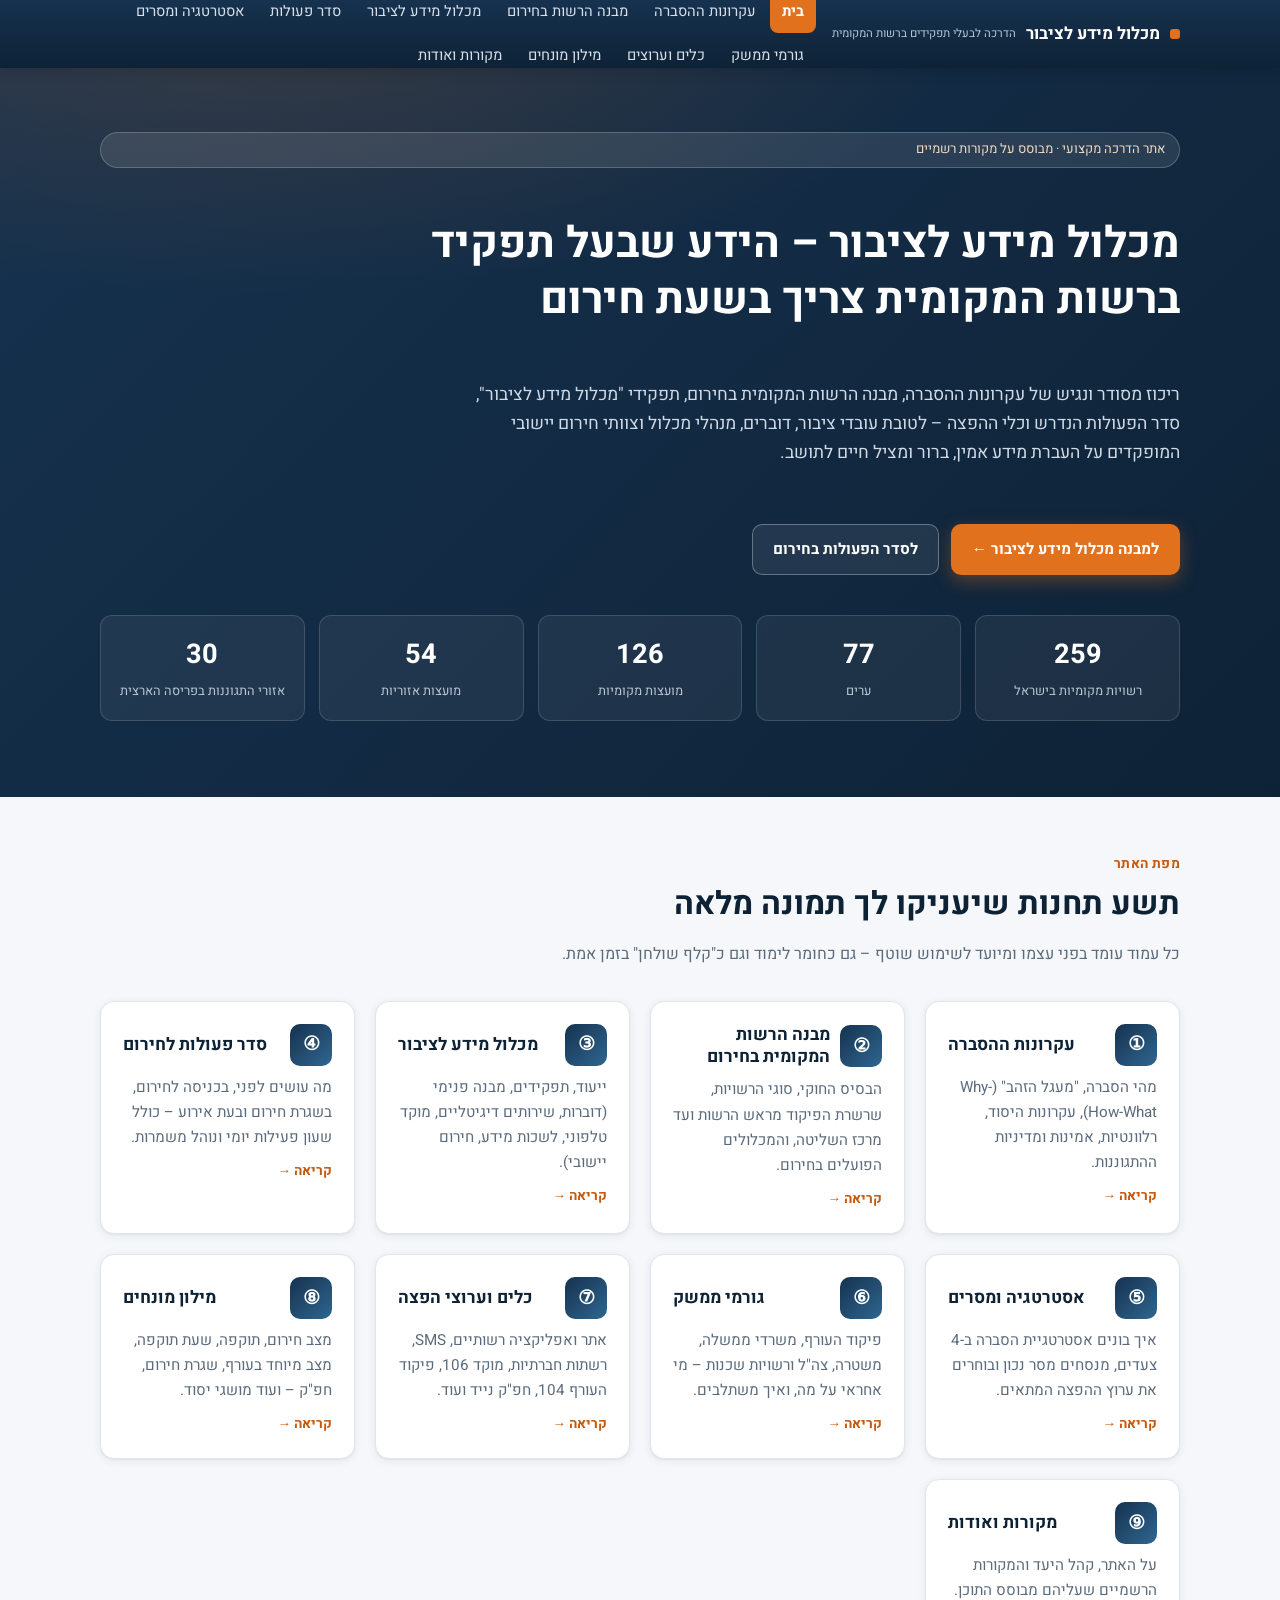
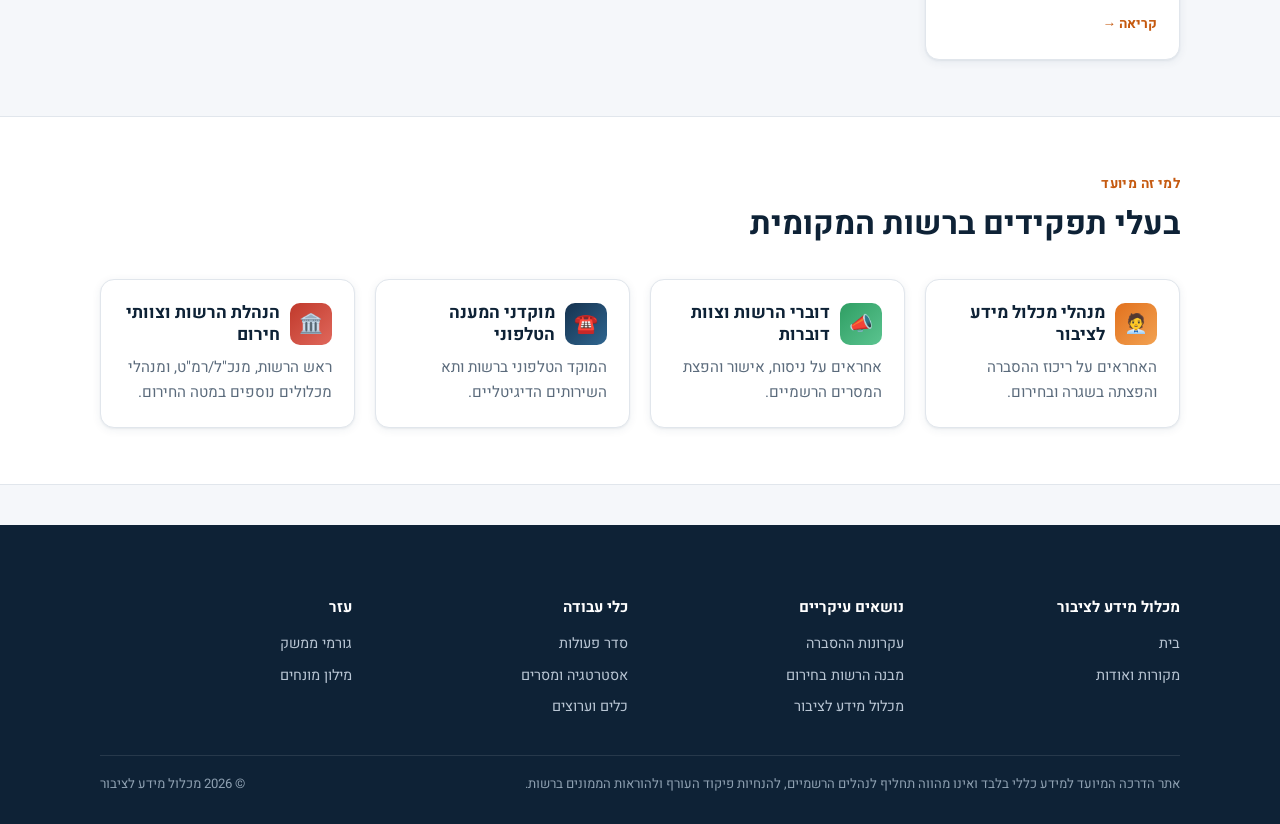
<file: index.html>
<!DOCTYPE html>
<html lang="he" dir="rtl">
<head>
<meta charset="UTF-8">
<meta name="viewport" content="width=device-width, initial-scale=1.0">
<title>מכלול מידע לציבור בחירום | אתר הדרכה לבעלי תפקידים ברשות המקומית</title>
<meta name="description" content="אתר הדרכה מקצועי לבעלי תפקידים ברשויות המקומיות: עקרונות ההסברה, מבנה הרשות בחירום, מכלול מידע לציבור, סדר פעולות וכלים להפצת מידע אמין לציבור.">
<link rel="preconnect" href="https://fonts.googleapis.com">
<link href="https://fonts.googleapis.com/css2?family=Heebo:wght@400;500;700;800&display=swap" rel="stylesheet">
<link rel="stylesheet" href="css/style.css">
</head>
<body>

<header class="site-header">
  <div class="nav-bar">
    <a class="brand" href="index.html"><span class="dot"></span>מכלול מידע לציבור<small>הדרכה לבעלי תפקידים ברשות המקומית</small></a>
    <button class="nav-toggle" aria-label="פתיחת ניווט"></button>
    <nav class="main-nav">
      <a href="index.html">בית</a>
      <a href="principles.html">עקרונות ההסברה</a>
      <a href="structure.html">מבנה הרשות בחירום</a>
      <a href="info-unit.html">מכלול מידע לציבור</a>
      <a href="procedures.html">סדר פעולות</a>
      <a href="strategy.html">אסטרטגיה ומסרים</a>
      <a href="stakeholders.html">גורמי ממשק</a>
      <a href="tools.html">כלים וערוצים</a>
      <a href="glossary.html">מילון מונחים</a>
      <a href="about.html">מקורות ואודות</a>
    </nav>
  </div>
</header>

<section class="hero">
  <div class="container">
    <div class="eyebrow">אתר הדרכה מקצועי · מבוסס על מקורות רשמיים</div>
    <h1>מכלול מידע לציבור – הידע שבעל תפקיד ברשות המקומית צריך בשעת חירום</h1>
    <p class="lead">
      ריכוז מסודר ונגיש של עקרונות ההסברה, מבנה הרשות המקומית בחירום, תפקידי "מכלול מידע לציבור",
      סדר הפעולות הנדרש וכלי ההפצה – לטובת עובדי ציבור, דוברים, מנהלי מכלול וצוותי חירום יישובי
      המופקדים על העברת מידע אמין, ברור ומציל חיים לתושב.
    </p>
    <div class="hero-actions">
      <a class="btn btn-primary" href="info-unit.html">למבנה מכלול מידע לציבור ←</a>
      <a class="btn btn-ghost" href="procedures.html">לסדר הפעולות בחירום</a>
    </div>
    <div class="stat-row">
      <div class="stat"><b>259</b><span>רשויות מקומיות בישראל</span></div>
      <div class="stat"><b>77</b><span>ערים</span></div>
      <div class="stat"><b>126</b><span>מועצות מקומיות</span></div>
      <div class="stat"><b>54</b><span>מועצות אזוריות</span></div>
      <div class="stat"><b>30</b><span>אזורי התגוננות בפריסה הארצית</span></div>
    </div>
  </div>
</section>

<section>
  <div class="container">
    <div class="section-head">
      <span class="kicker">מפת האתר</span>
      <h2>תשע תחנות שיעניקו לך תמונה מלאה</h2>
      <p>כל עמוד עומד בפני עצמו ומיועד לשימוש שוטף – גם כחומר לימוד וגם כ"קלף שולחן" בזמן אמת.</p>
    </div>

    <div class="grid grid-3 nav-cards">
      <a class="card" href="principles.html">
        <h3><span class="icon">①</span>עקרונות ההסברה</h3>
        <p>מהי הסברה, "מעגל הזהב" (Why-How-What), עקרונות היסוד, רלוונטיות, אמינות ומדיניות ההתגוננות.</p>
        <span class="go">קריאה →</span>
      </a>
      <a class="card" href="structure.html">
        <h3><span class="icon">②</span>מבנה הרשות המקומית בחירום</h3>
        <p>הבסיס החוקי, סוגי הרשויות, שרשרת הפיקוד מראש הרשות ועד מרכז השליטה, והמכלולים הפועלים בחירום.</p>
        <span class="go">קריאה →</span>
      </a>
      <a class="card" href="info-unit.html">
        <h3><span class="icon">③</span>מכלול מידע לציבור</h3>
        <p>ייעוד, תפקידים, מבנה פנימי (דוברות, שירותים דיגיטליים, מוקד טלפוני, לשכות מידע, חירום יישובי).</p>
        <span class="go">קריאה →</span>
      </a>
      <a class="card" href="procedures.html">
        <h3><span class="icon">④</span>סדר פעולות לחירום</h3>
        <p>מה עושים לפני, בכניסה לחירום, בשגרת חירום ובעת אירוע – כולל שעון פעילות יומי ונוהל משמרות.</p>
        <span class="go">קריאה →</span>
      </a>
      <a class="card" href="strategy.html">
        <h3><span class="icon">⑤</span>אסטרטגיה ומסרים</h3>
        <p>איך בונים אסטרטגיית הסברה ב-4 צעדים, מנסחים מסר נכון ובוחרים את ערוץ ההפצה המתאים.</p>
        <span class="go">קריאה →</span>
      </a>
      <a class="card" href="stakeholders.html">
        <h3><span class="icon">⑥</span>גורמי ממשק</h3>
        <p>פיקוד העורף, משרדי ממשלה, משטרה, צה"ל ורשויות שכנות – מי אחראי על מה, ואיך משתלבים.</p>
        <span class="go">קריאה →</span>
      </a>
      <a class="card" href="tools.html">
        <h3><span class="icon">⑦</span>כלים וערוצי הפצה</h3>
        <p>אתר ואפליקציה רשותיים, SMS, רשתות חברתיות, מוקד 106, פיקוד העורף 104, חפ"ק נייד ועוד.</p>
        <span class="go">קריאה →</span>
      </a>
      <a class="card" href="glossary.html">
        <h3><span class="icon">⑧</span>מילון מונחים</h3>
        <p>מצב חירום, תוקפה, שעת תוקפה, מצב מיוחד בעורף, שגרת חירום, חפ"ק – ועוד מושגי יסוד.</p>
        <span class="go">קריאה →</span>
      </a>
      <a class="card" href="about.html">
        <h3><span class="icon">⑨</span>מקורות ואודות</h3>
        <p>על האתר, קהל היעד והמקורות הרשמיים שעליהם מבוסס התוכן.</p>
        <span class="go">קריאה →</span>
      </a>
    </div>
  </div>
</section>

<section class="alt">
  <div class="container">
    <div class="section-head">
      <span class="kicker">למי זה מיועד</span>
      <h2>בעלי תפקידים ברשות המקומית</h2>
    </div>
    <div class="grid grid-4">
      <div class="card orange"><h3><span class="icon">🧑‍💼</span>מנהלי מכלול מידע לציבור</h3><p>האחראים על ריכוז ההסברה והפצתה בשגרה ובחירום.</p></div>
      <div class="card green"><h3><span class="icon">📣</span>דוברי הרשות וצוות דוברות</h3><p>אחראים על ניסוח, אישור והפצת המסרים הרשמיים.</p></div>
      <div class="card"><h3><span class="icon">☎️</span>מוקדני המענה הטלפוני</h3><p>המוקד הטלפוני ברשות ותא השירותים הדיגיטליים.</p></div>
      <div class="card red"><h3><span class="icon">🏛️</span>הנהלת הרשות וצוותי חירום</h3><p>ראש הרשות, מנכ"ל/רמ"ט, ומנהלי מכלולים נוספים במטה החירום.</p></div>
    </div>
  </div>
</section>

<footer class="site-footer">
  <div class="container">
    <div class="footer-grid">
      <div>
        <h5>מכלול מידע לציבור</h5>
        <a href="index.html">בית</a>
        <a href="about.html">מקורות ואודות</a>
      </div>
      <div>
        <h5>נושאים עיקריים</h5>
        <a href="principles.html">עקרונות ההסברה</a>
        <a href="structure.html">מבנה הרשות בחירום</a>
        <a href="info-unit.html">מכלול מידע לציבור</a>
      </div>
      <div>
        <h5>כלי עבודה</h5>
        <a href="procedures.html">סדר פעולות</a>
        <a href="strategy.html">אסטרטגיה ומסרים</a>
        <a href="tools.html">כלים וערוצים</a>
      </div>
      <div>
        <h5>עזר</h5>
        <a href="stakeholders.html">גורמי ממשק</a>
        <a href="glossary.html">מילון מונחים</a>
      </div>
    </div>
    <div class="footer-bottom">
      <span>אתר הדרכה המיועד למידע כללי בלבד ואינו מהווה תחליף לנהלים הרשמיים, להנחיות פיקוד העורף ולהוראות הממונים ברשות.</span>
      <span>&copy; <span data-year></span> מכלול מידע לציבור</span>
    </div>
  </div>
</footer>

<script src="js/main.js"></script>
</body>
</html>
</file>
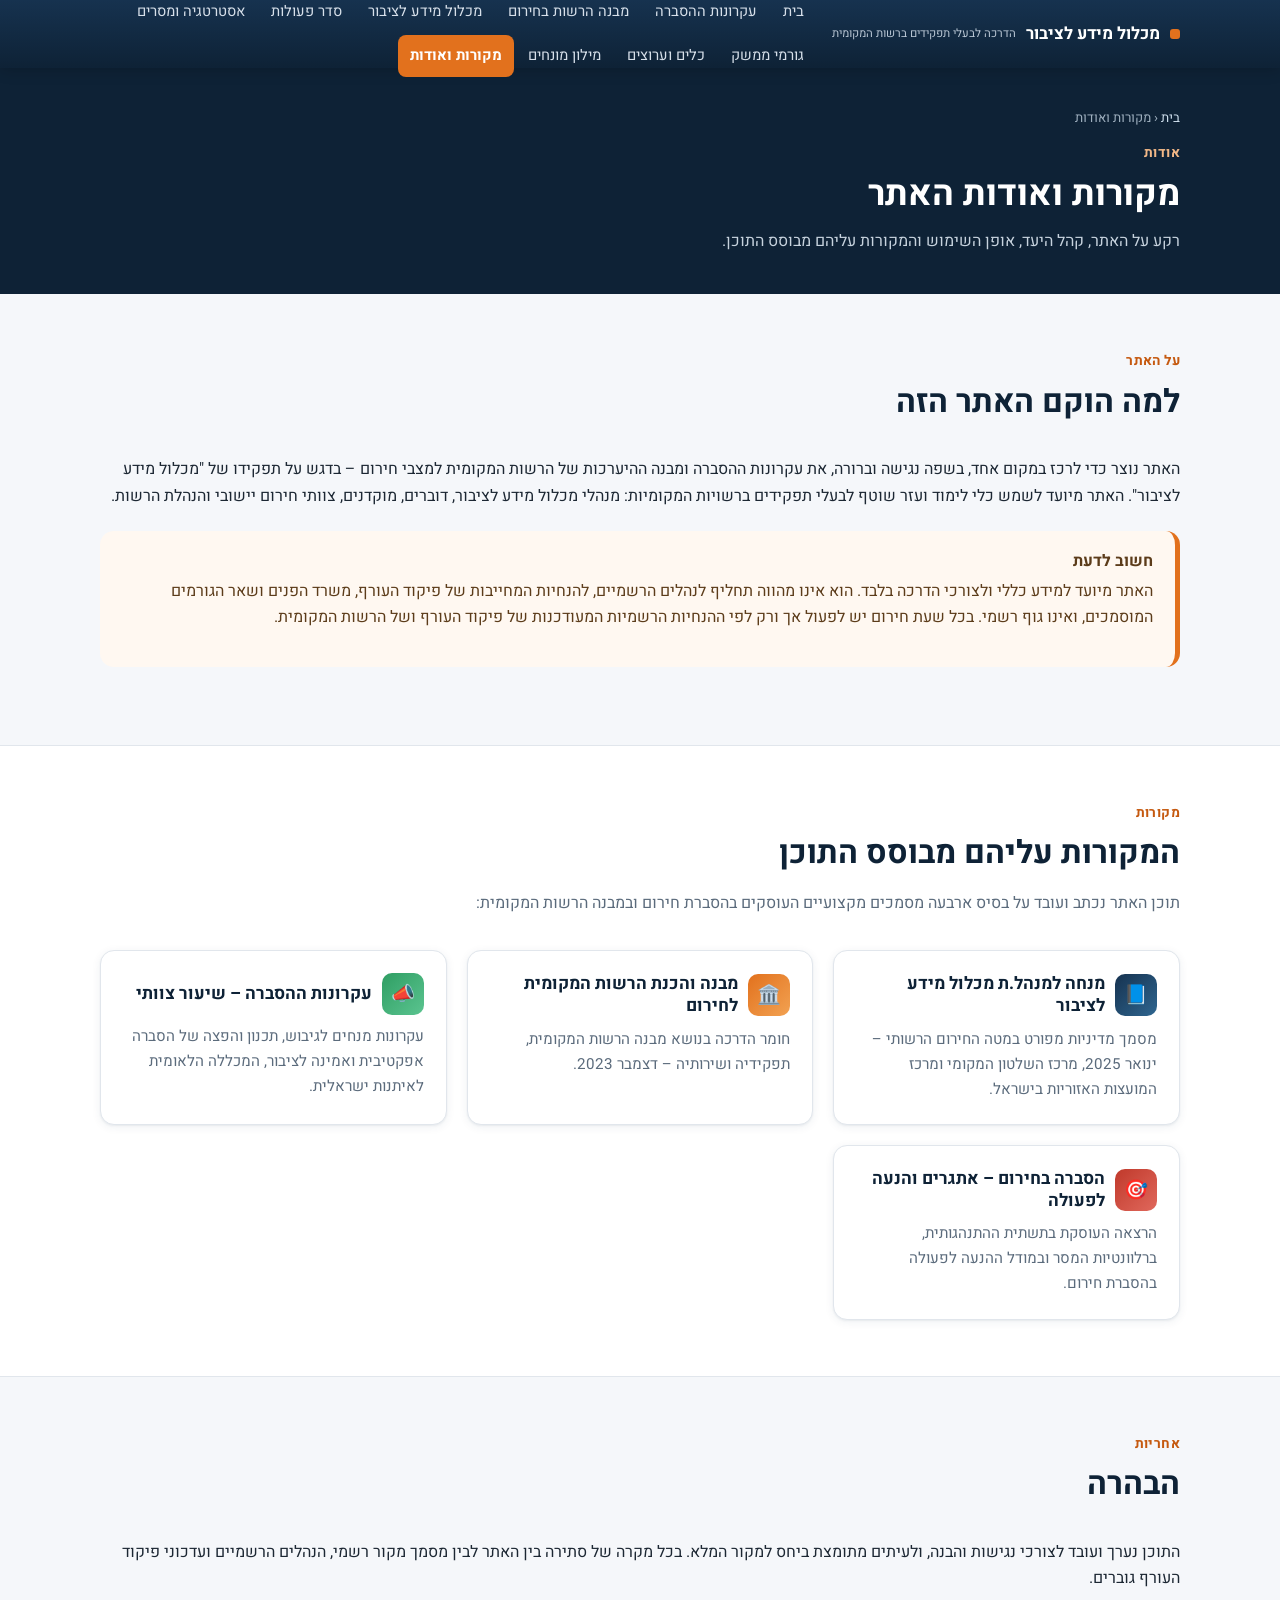
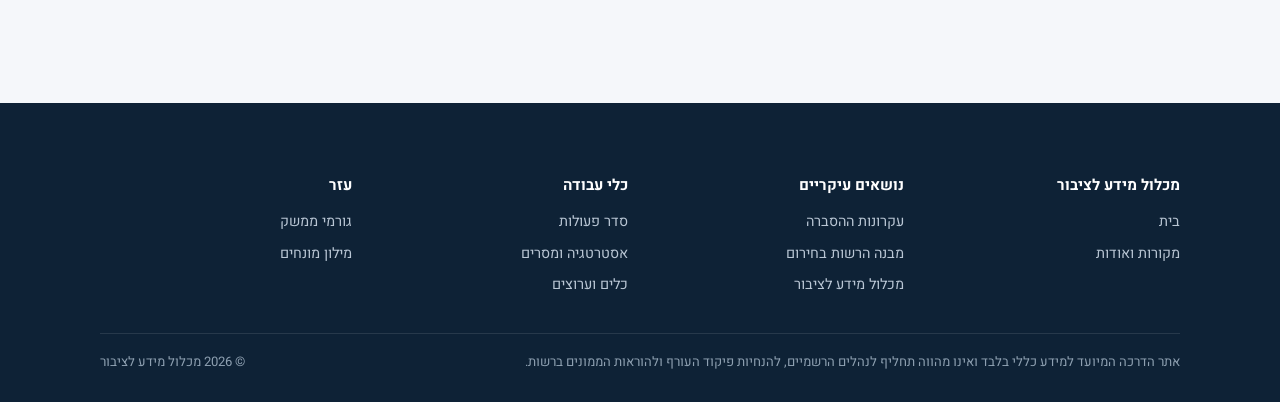
<file: about.html>
<!DOCTYPE html>
<html lang="he" dir="rtl">
<head>
<meta charset="UTF-8">
<meta name="viewport" content="width=device-width, initial-scale=1.0">
<title>מקורות ואודות | מכלול מידע לציבור</title>
<meta name="description" content="על האתר, קהל היעד והמקורות הרשמיים שעליהם מבוסס התוכן.">
<link rel="preconnect" href="https://fonts.googleapis.com">
<link href="https://fonts.googleapis.com/css2?family=Heebo:wght@400;500;700;800&display=swap" rel="stylesheet">
<link rel="stylesheet" href="css/style.css">
</head>
<body>

<header class="site-header">
  <div class="nav-bar">
    <a class="brand" href="index.html"><span class="dot"></span>מכלול מידע לציבור<small>הדרכה לבעלי תפקידים ברשות המקומית</small></a>
    <button class="nav-toggle" aria-label="פתיחת ניווט"></button>
    <nav class="main-nav">
      <a href="index.html">בית</a>
      <a href="principles.html">עקרונות ההסברה</a>
      <a href="structure.html">מבנה הרשות בחירום</a>
      <a href="info-unit.html">מכלול מידע לציבור</a>
      <a href="procedures.html">סדר פעולות</a>
      <a href="strategy.html">אסטרטגיה ומסרים</a>
      <a href="stakeholders.html">גורמי ממשק</a>
      <a href="tools.html">כלים וערוצים</a>
      <a href="glossary.html">מילון מונחים</a>
      <a href="about.html">מקורות ואודות</a>
    </nav>
  </div>
</header>

<div class="page-head">
  <div class="container">
    <div class="breadcrumb"><a href="index.html">בית</a> ‹ מקורות ואודות</div>
    <span class="kicker">אודות</span>
    <h1>מקורות ואודות האתר</h1>
    <p>רקע על האתר, קהל היעד, אופן השימוש והמקורות עליהם מבוסס התוכן.</p>
  </div>
</div>

<section>
  <div class="container">
    <div class="section-head">
      <span class="kicker">על האתר</span>
      <h2>למה הוקם האתר הזה</h2>
    </div>
    <p>
      האתר נוצר כדי לרכז במקום אחד, בשפה נגישה וברורה, את עקרונות ההסברה ומבנה ההיערכות של הרשות המקומית
      למצבי חירום – בדגש על תפקידו של "מכלול מידע לציבור". האתר מיועד לשמש כלי לימוד ועזר שוטף
      לבעלי תפקידים ברשויות המקומיות: מנהלי מכלול מידע לציבור, דוברים, מוקדנים, צוותי חירום יישובי והנהלת הרשות.
    </p>
    <div class="callout">
      <h4>חשוב לדעת</h4>
      <p class="mt-0">
        האתר מיועד למידע כללי ולצורכי הדרכה בלבד. הוא אינו מהווה תחליף לנהלים הרשמיים, להנחיות המחייבות
        של פיקוד העורף, משרד הפנים ושאר הגורמים המוסמכים, ואינו גוף רשמי. בכל שעת חירום יש לפעול אך ורק
        לפי ההנחיות הרשמיות המעודכנות של פיקוד העורף ושל הרשות המקומית.
      </p>
    </div>
  </div>
</section>

<section class="alt">
  <div class="container">
    <div class="section-head">
      <span class="kicker">מקורות</span>
      <h2>המקורות עליהם מבוסס התוכן</h2>
      <p>תוכן האתר נכתב ועובד על בסיס ארבעה מסמכים מקצועיים העוסקים בהסברת חירום ובמבנה הרשות המקומית:</p>
    </div>
    <div class="grid grid-2">
      <div class="card">
        <h3><span class="icon">📘</span>מנחה למנהל.ת מכלול מידע לציבור</h3>
        <p>מסמך מדיניות מפורט במטה החירום הרשותי – ינואר 2025, מרכז השלטון המקומי ומרכז המועצות האזוריות בישראל.</p>
      </div>
      <div class="card orange">
        <h3><span class="icon">🏛️</span>מבנה והכנת הרשות המקומית לחירום</h3>
        <p>חומר הדרכה בנושא מבנה הרשות המקומית, תפקידיה ושירותיה – דצמבר 2023.</p>
      </div>
      <div class="card green">
        <h3><span class="icon">📣</span>עקרונות ההסברה – שיעור צוותי</h3>
        <p>עקרונות מנחים לגיבוש, תכנון והפצה של הסברה אפקטיבית ואמינה לציבור, המכללה הלאומית לאיתנות ישראלית.</p>
      </div>
      <div class="card red">
        <h3><span class="icon">🎯</span>הסברה בחירום – אתגרים והנעה לפעולה</h3>
        <p>הרצאה העוסקת בתשתית ההתנהגותית, ברלוונטיות המסר ובמודל ההנעה לפעולה בהסברת חירום.</p>
      </div>
    </div>
  </div>
</section>

<section>
  <div class="container">
    <div class="section-head">
      <span class="kicker">אחריות</span>
      <h2>הבהרה</h2>
    </div>
    <p>התוכן נערך ועובד לצורכי נגישות והבנה, ולעיתים מתומצת ביחס למקור המלא. בכל מקרה של סתירה בין האתר לבין מסמך מקור רשמי, הנהלים הרשמיים ועדכוני פיקוד העורף גוברים.</p>
  </div>
</section>

<footer class="site-footer">
  <div class="container">
    <div class="footer-grid">
      <div><h5>מכלול מידע לציבור</h5><a href="index.html">בית</a><a href="about.html">מקורות ואודות</a></div>
      <div><h5>נושאים עיקריים</h5><a href="principles.html">עקרונות ההסברה</a><a href="structure.html">מבנה הרשות בחירום</a><a href="info-unit.html">מכלול מידע לציבור</a></div>
      <div><h5>כלי עבודה</h5><a href="procedures.html">סדר פעולות</a><a href="strategy.html">אסטרטגיה ומסרים</a><a href="tools.html">כלים וערוצים</a></div>
      <div><h5>עזר</h5><a href="stakeholders.html">גורמי ממשק</a><a href="glossary.html">מילון מונחים</a></div>
    </div>
    <div class="footer-bottom">
      <span>אתר הדרכה המיועד למידע כללי בלבד ואינו מהווה תחליף לנהלים הרשמיים, להנחיות פיקוד העורף ולהוראות הממונים ברשות.</span>
      <span>&copy; <span data-year></span> מכלול מידע לציבור</span>
    </div>
  </div>
</footer>

<script src="js/main.js"></script>
</body>
</html>
</file>
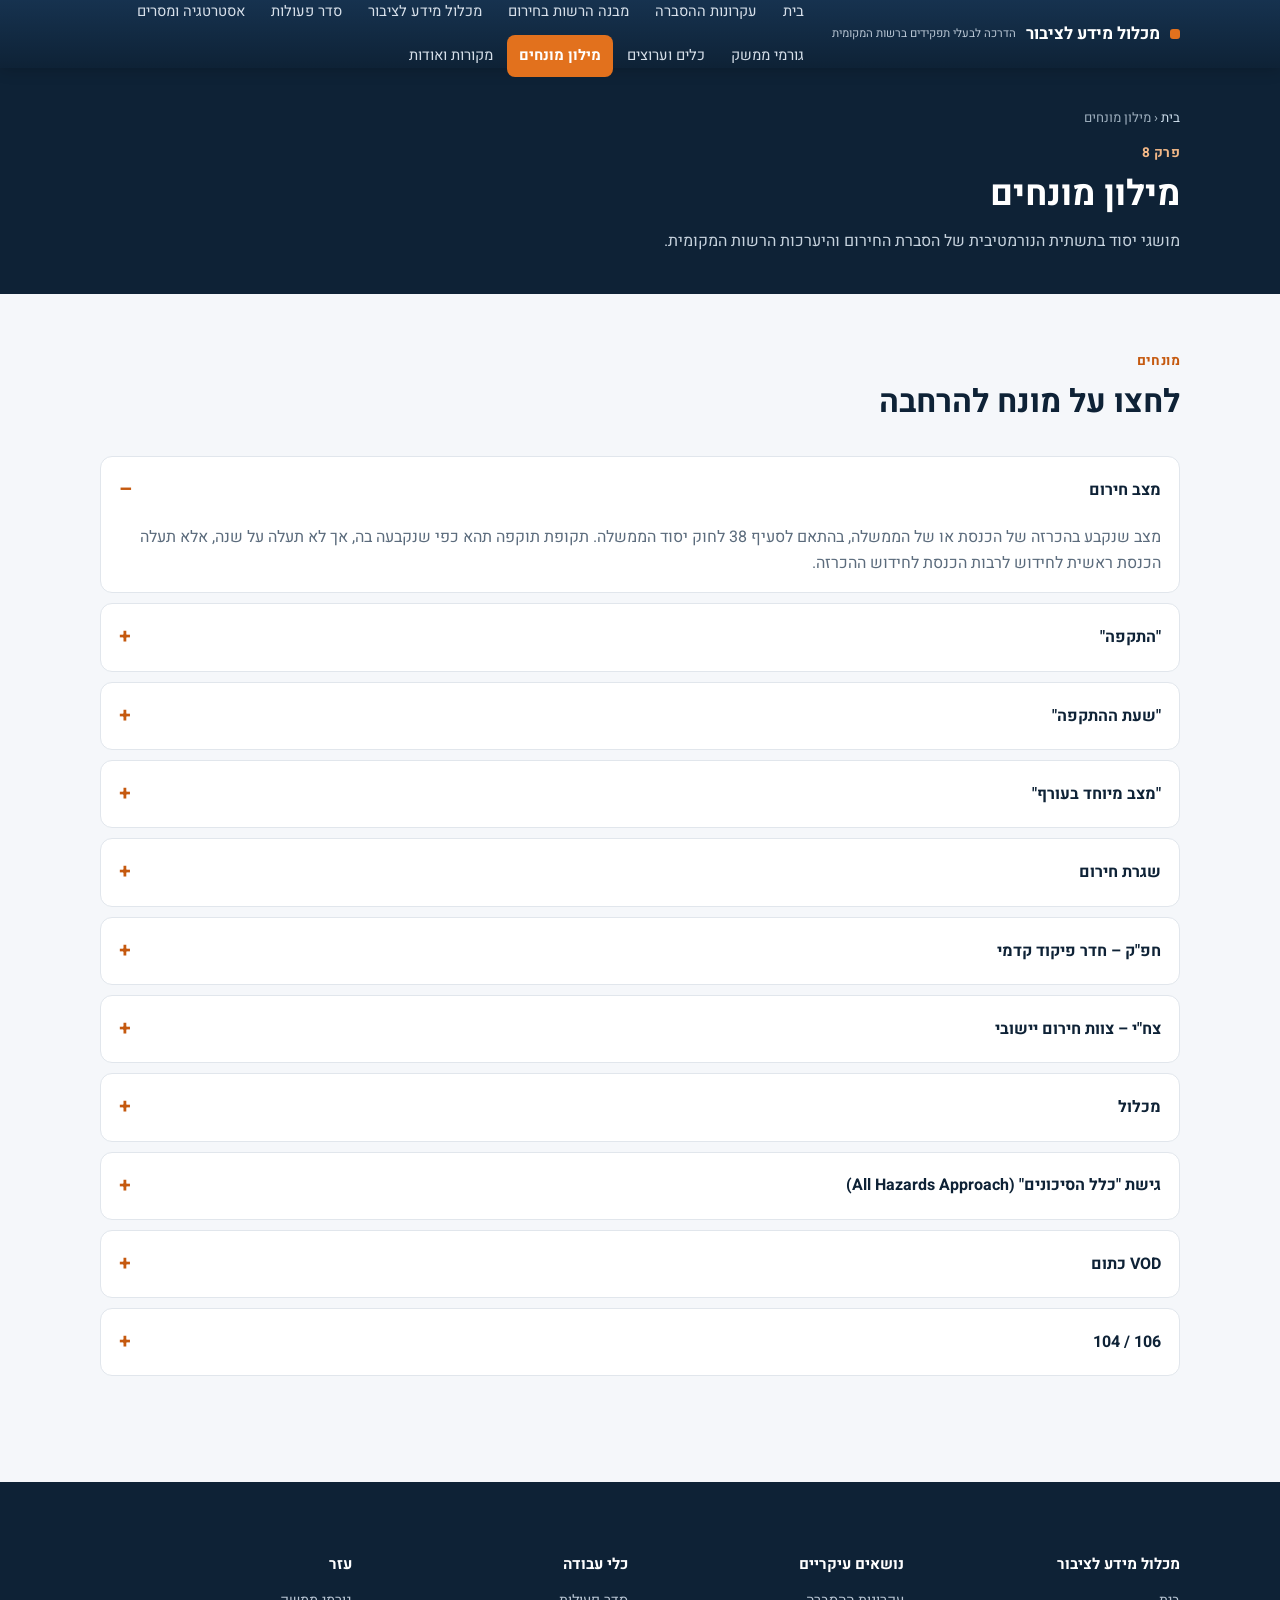
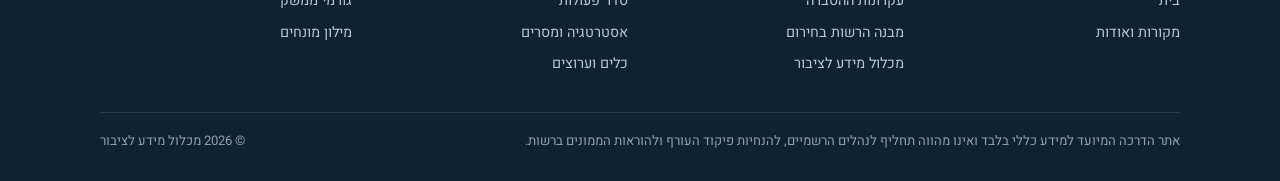
<file: glossary.html>
<!DOCTYPE html>
<html lang="he" dir="rtl">
<head>
<meta charset="UTF-8">
<meta name="viewport" content="width=device-width, initial-scale=1.0">
<title>מילון מונחים | מכלול מידע לציבור</title>
<meta name="description" content="מצב חירום, תוקפה, שעת תוקפה, מצב מיוחד בעורף, שגרת חירום, יקל&quot;ר, חפ&quot;ק ומונחי יסוד נוספים בהסברת חירום.">
<link rel="preconnect" href="https://fonts.googleapis.com">
<link href="https://fonts.googleapis.com/css2?family=Heebo:wght@400;500;700;800&display=swap" rel="stylesheet">
<link rel="stylesheet" href="css/style.css">
</head>
<body>

<header class="site-header">
  <div class="nav-bar">
    <a class="brand" href="index.html"><span class="dot"></span>מכלול מידע לציבור<small>הדרכה לבעלי תפקידים ברשות המקומית</small></a>
    <button class="nav-toggle" aria-label="פתיחת ניווט"></button>
    <nav class="main-nav">
      <a href="index.html">בית</a>
      <a href="principles.html">עקרונות ההסברה</a>
      <a href="structure.html">מבנה הרשות בחירום</a>
      <a href="info-unit.html">מכלול מידע לציבור</a>
      <a href="procedures.html">סדר פעולות</a>
      <a href="strategy.html">אסטרטגיה ומסרים</a>
      <a href="stakeholders.html">גורמי ממשק</a>
      <a href="tools.html">כלים וערוצים</a>
      <a href="glossary.html">מילון מונחים</a>
      <a href="about.html">מקורות ואודות</a>
    </nav>
  </div>
</header>

<div class="page-head">
  <div class="container">
    <div class="breadcrumb"><a href="index.html">בית</a> ‹ מילון מונחים</div>
    <span class="kicker">פרק 8</span>
    <h1>מילון מונחים</h1>
    <p>מושגי יסוד בתשתית הנורמטיבית של הסברת החירום והיערכות הרשות המקומית.</p>
  </div>
</div>

<section>
  <div class="container">
    <div class="section-head">
      <span class="kicker">מונחים</span>
      <h2>לחצו על מונח להרחבה</h2>
    </div>

    <details class="accordion-item" open>
      <summary>מצב חירום</summary>
      <div class="body">מצב שנקבע בהכרזה של הכנסת או של הממשלה, בהתאם לסעיף 38 לחוק יסוד הממשלה. תקופת תוקפה תהא כפי שנקבעה בה, אך לא תעלה על שנה, אלא תעלה הכנסת ראשית לחידוש לרבות הכנסת לחידוש ההכרזה.</div>
    </details>
    <details class="accordion-item">
      <summary>"התקפה"</summary>
      <div class="body">מוגדרת בחוק ההתגוננות האזרחית, באופן הבא: "ההתקפה" – כל אחד מאלה: (1) הפצצה אווירית, הפגזה ארטילרית או כל סוג טיל אחר של שגור ארוך ירי של אויב מצד איבה, (2) ניסיון פגיעה בצבא מדינת אויב.</div>
    </details>
    <details class="accordion-item">
      <summary>"שעת ההתקפה"</summary>
      <div class="body">הזמן שבו מתנהל בשטח סיום ההתקפה, כהגדרתה לעיל - מתחילתה או ממתן אות אזעקה עד תום 24 שעות מתחילת ההתקפה, לפי המוקדם. ככל שהתקיימו בפרק זמן של עשרים וארבע שעות יחל מניין עשרים וארבע שעות מהתקפה הראשונה.</div>
    </details>
    <details class="accordion-item">
      <summary>"מצב מיוחד בעורף"</summary>
      <div class="body">סעיף 9ג לחוק ההתגוננות האזרחית – סמכות קבועה ועדריחית האזרחית קבוע הורעת ועניין לחקור הכרזה על מצב מיוחד בעורף, המתאים על פקע"ר המקצועי מטעם פקע"ר, המתוחם בתחום ההתגוננות האזרחית, לייעץ לרשות לציבור ולשקף את צרכי המידע של הרשות הלשקף פקודל"ר.</div>
    </details>
    <details class="accordion-item">
      <summary>שגרת חירום</summary>
      <div class="body">פרק הזמן שבו מתקיימת מלחמה או הכרזה על הפעלת מערך החירום הרשותי, או הופעל "מצב מיוחד בעורף" – אך לא אירעה שום תקרית לחימה בתחום הרשות.</div>
    </details>
    <details class="accordion-item">
      <summary>חפ"ק – חדר פיקוד קדמי</summary>
      <div class="body">שלוחה של הרשות בשטח בעת אירוע, נייד ומוביל ציוד, עזרים, תשתיות תקשורת ומחשבים הדרושים לפעילות עצמאית בשטח. פועל בשני שלבים – מוכנות מיידית והשלמת אמצעים.</div>
    </details>
    <details class="accordion-item">
      <summary>צח"י – צוות חירום יישובי</summary>
      <div class="body">צוות מתנדבים ביישוב שהקמתו היא החלטת הרשות המקומית. פועל בתיאום עם המועצה ומורכב מראש חברים (רב ישוב, סגן, דובר, מזכיר, רכז קהילה ונציגי ועד הישוב), ומסייע בהעברת מידע לתושבים וממנם.</div>
    </details>
    <details class="accordion-item">
      <summary>מכלול</summary>
      <div class="body">יחידת עבודה ארגונית ברשות המקומית, המרכזת תחום פעולה שלם (למשל: מכלול מידע לציבור, מכלול אוכלוסייה, מכלול חינוך) ומנוהלת על ידי מנהל/ת מכלול, הכפוף/ה למנכ"ל הרשות / רמ"ט.</div>
    </details>
    <details class="accordion-item">
      <summary>גישת "כלל הסיכונים" (All Hazards Approach)</summary>
      <div class="body">גישה לפיה היערכות ממוקדת ביכולות תפיסת הפעולה ותפיסת הפעולה המותאמת למגוון רחב של תרחישים, ולא פיתוח יכולת ממוקדת תרחיש בודד, שמשמעותה נגזרת ממחולל המדחולל של החירום.</div>
    </details>
    <details class="accordion-item">
      <summary>VOD כתום</summary>
      <div class="body">מערכת (כולל "המנג"ל") לעיצוב ושליטה בחומרי הסברה חזותיים – מאגר עיצובים עם הנחיות התגוננות למצבי חירום שונים, במגוון שפות רלוונטיות, המאפשר לרשויות להפיק תוצרי הסברה עצמאיים ומהירים.</div>
    </details>
    <details class="accordion-item">
      <summary>106 / 104</summary>
      <div class="body">106 – המוקד הטלפוני הרשותי/עירוני לפניות הציבור. 104 – המוקד הטלפוני של פיקוד העורף. נוהל 104-106 מגדיר את משק העבודה בין שני המוקדים.</div>
    </details>
  </div>
</section>

<footer class="site-footer">
  <div class="container">
    <div class="footer-grid">
      <div><h5>מכלול מידע לציבור</h5><a href="index.html">בית</a><a href="about.html">מקורות ואודות</a></div>
      <div><h5>נושאים עיקריים</h5><a href="principles.html">עקרונות ההסברה</a><a href="structure.html">מבנה הרשות בחירום</a><a href="info-unit.html">מכלול מידע לציבור</a></div>
      <div><h5>כלי עבודה</h5><a href="procedures.html">סדר פעולות</a><a href="strategy.html">אסטרטגיה ומסרים</a><a href="tools.html">כלים וערוצים</a></div>
      <div><h5>עזר</h5><a href="stakeholders.html">גורמי ממשק</a><a href="glossary.html">מילון מונחים</a></div>
    </div>
    <div class="footer-bottom">
      <span>אתר הדרכה המיועד למידע כללי בלבד ואינו מהווה תחליף לנהלים הרשמיים, להנחיות פיקוד העורף ולהוראות הממונים ברשות.</span>
      <span>&copy; <span data-year></span> מכלול מידע לציבור</span>
    </div>
  </div>
</footer>

<script src="js/main.js"></script>
</body>
</html>
</file>
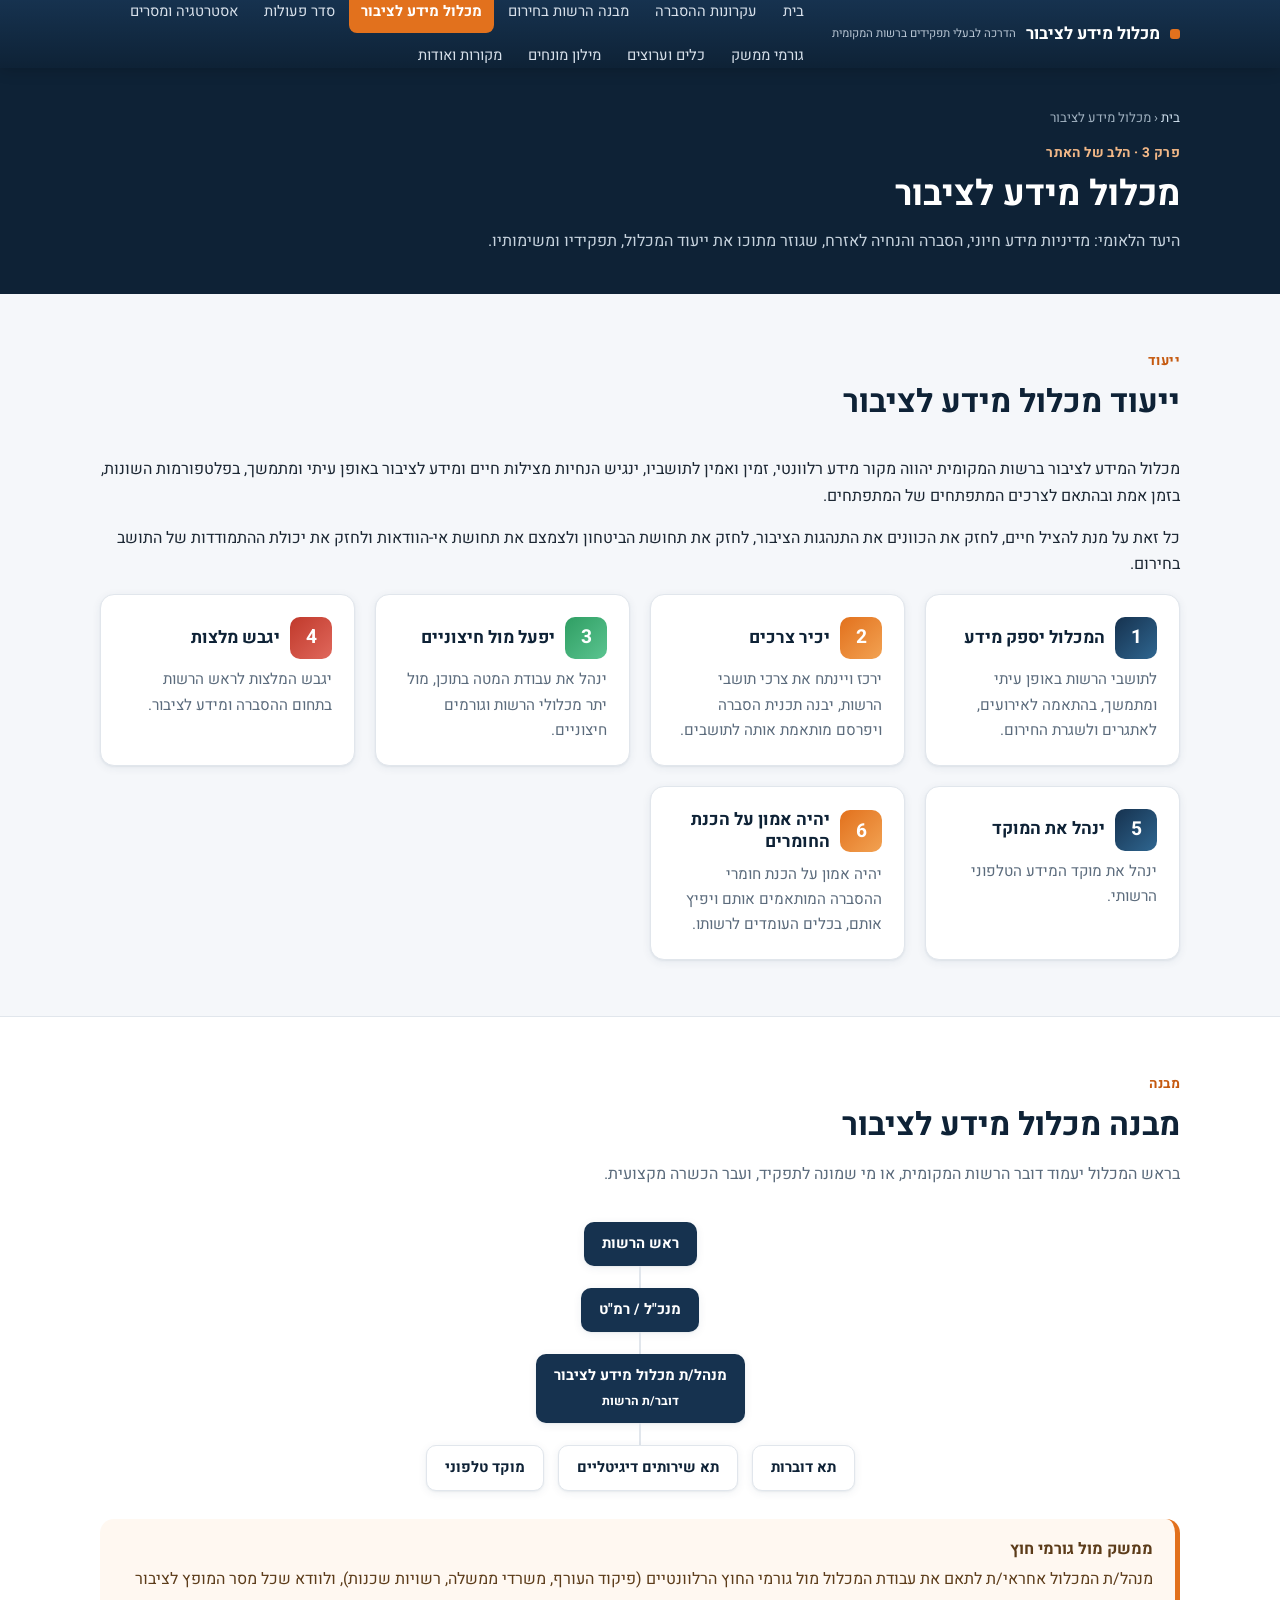
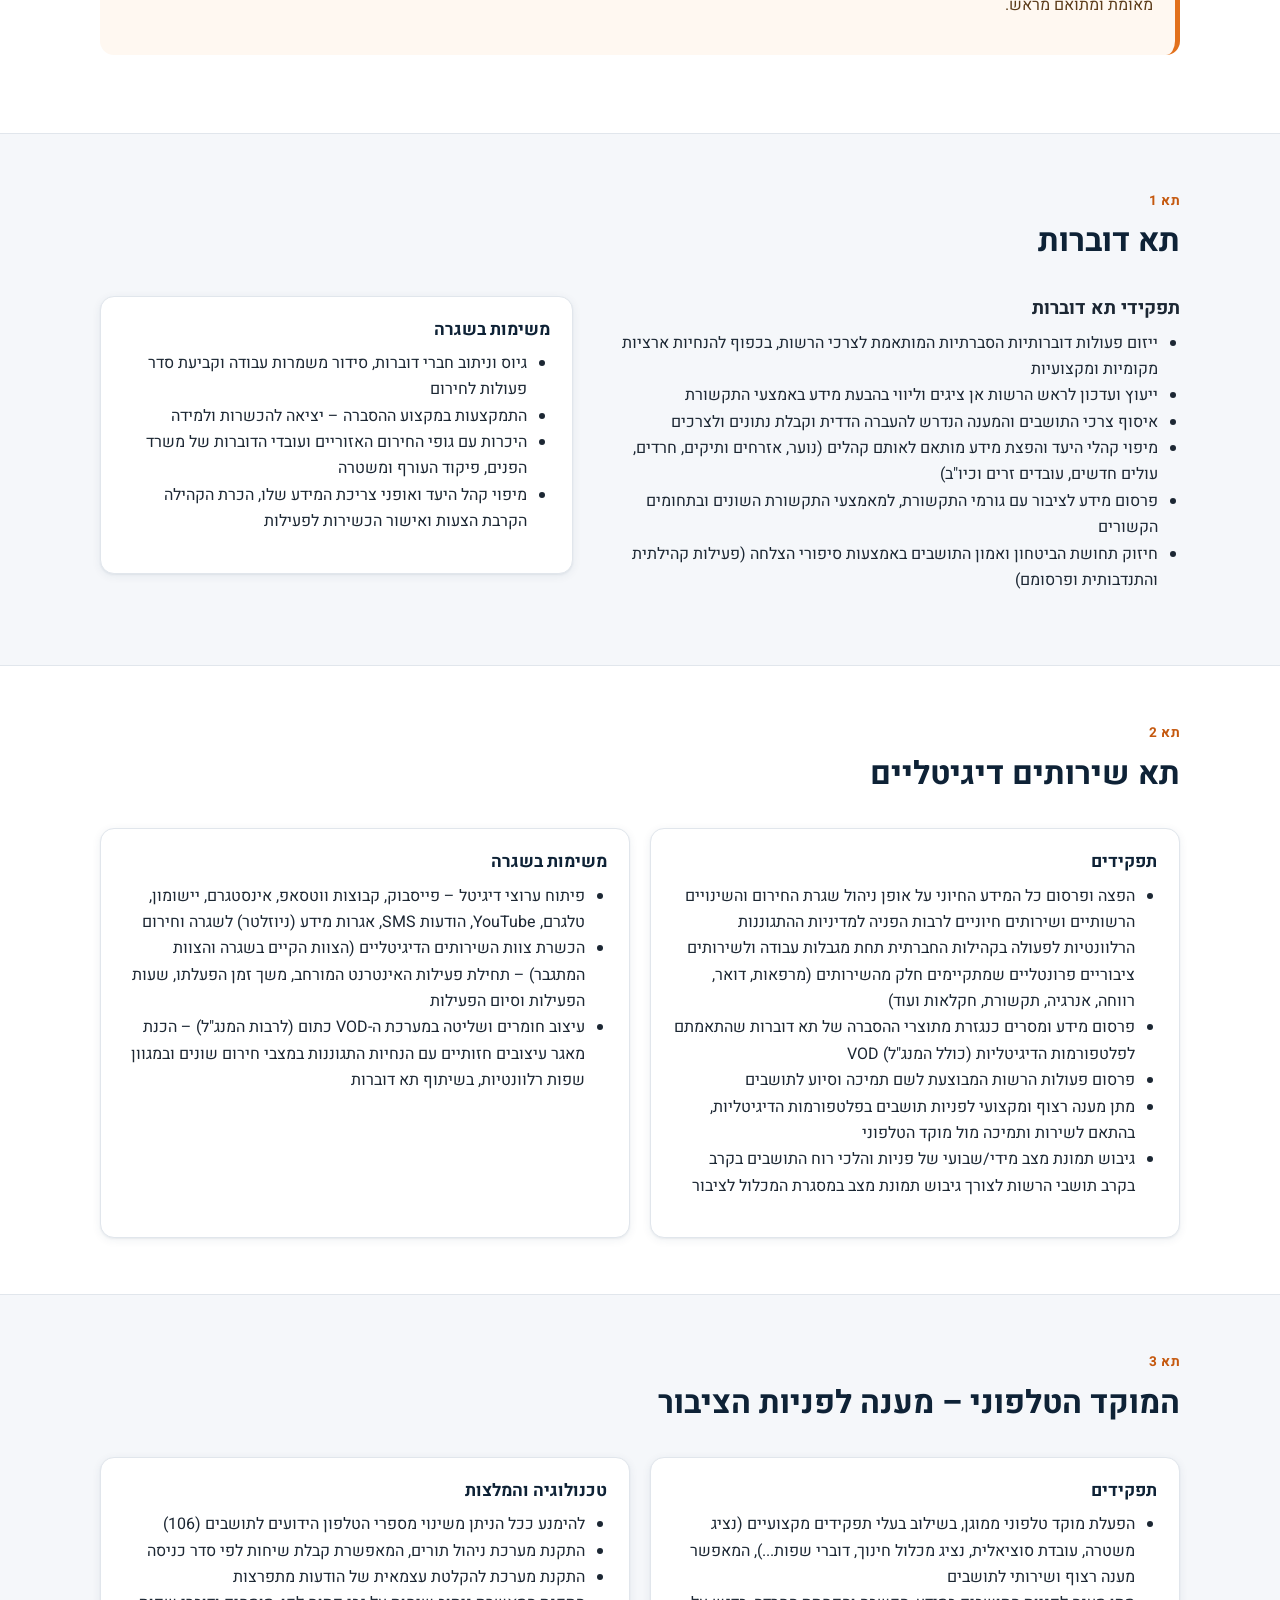
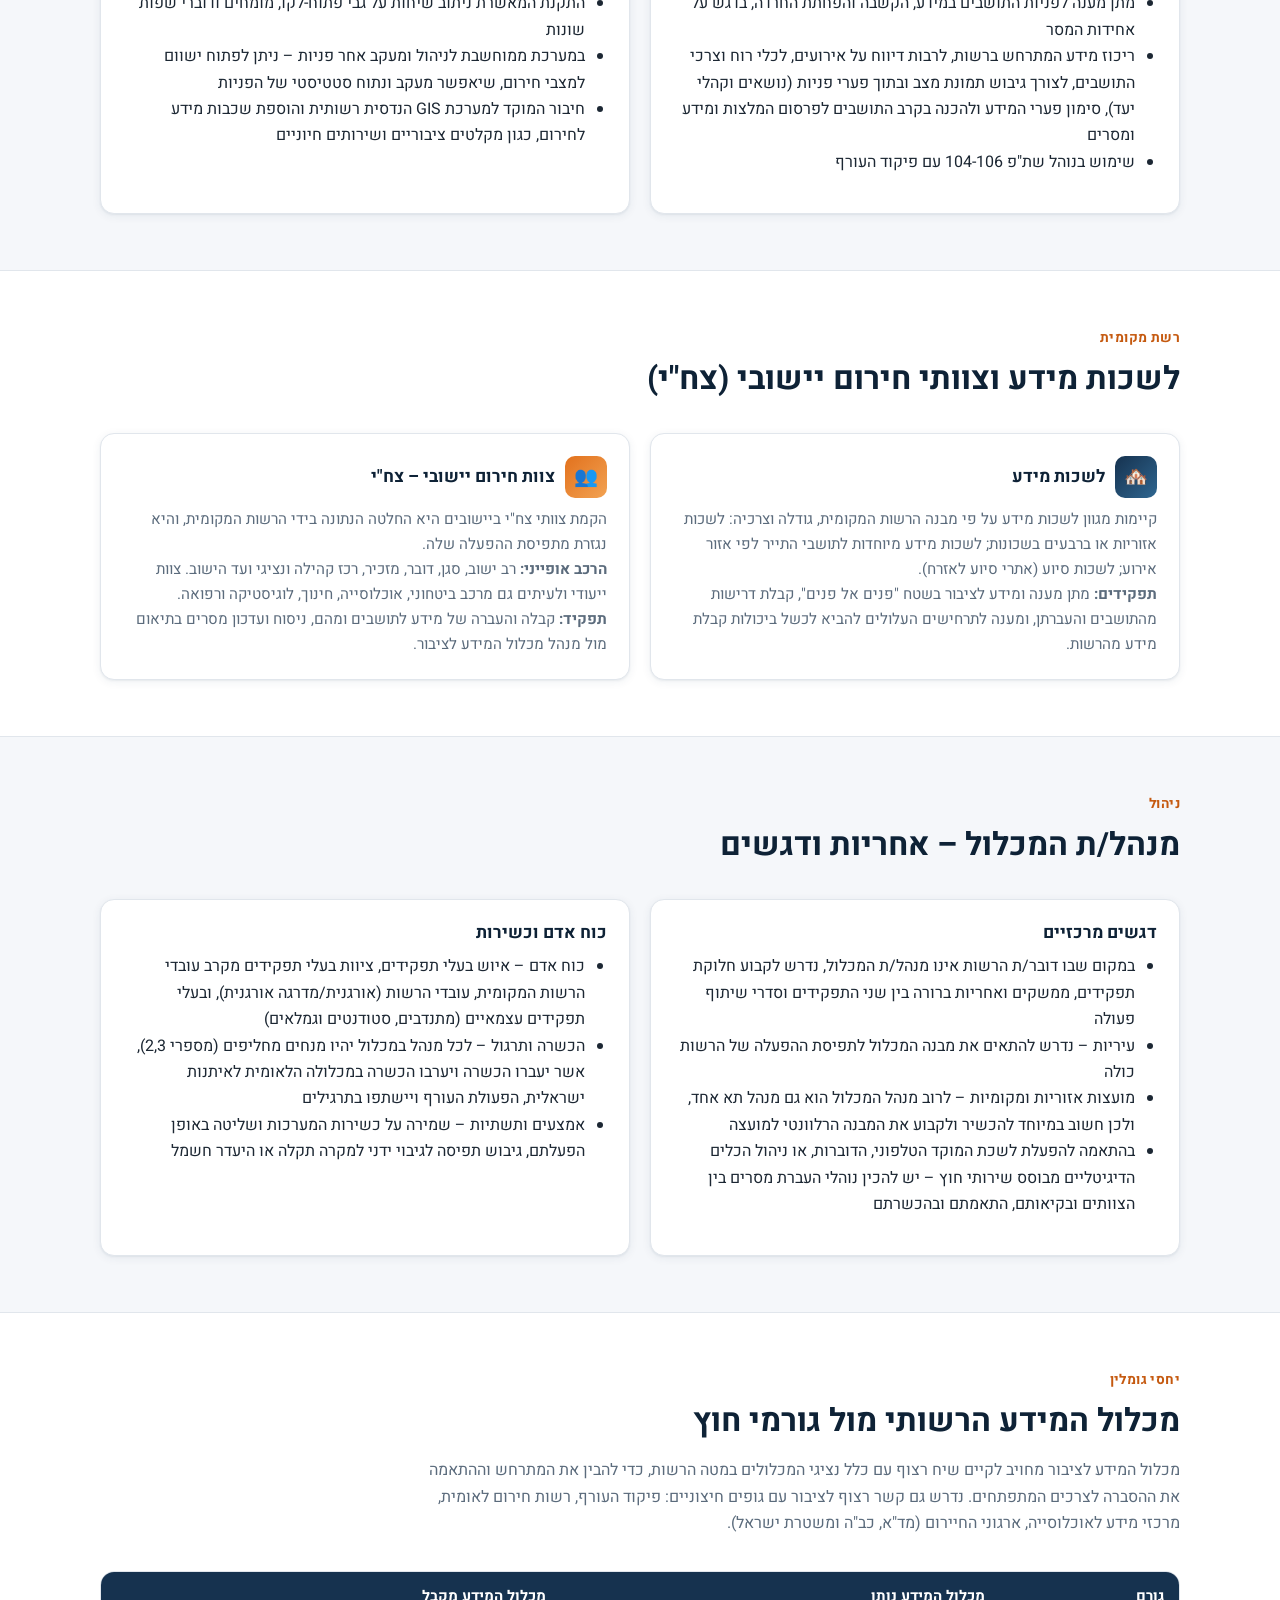
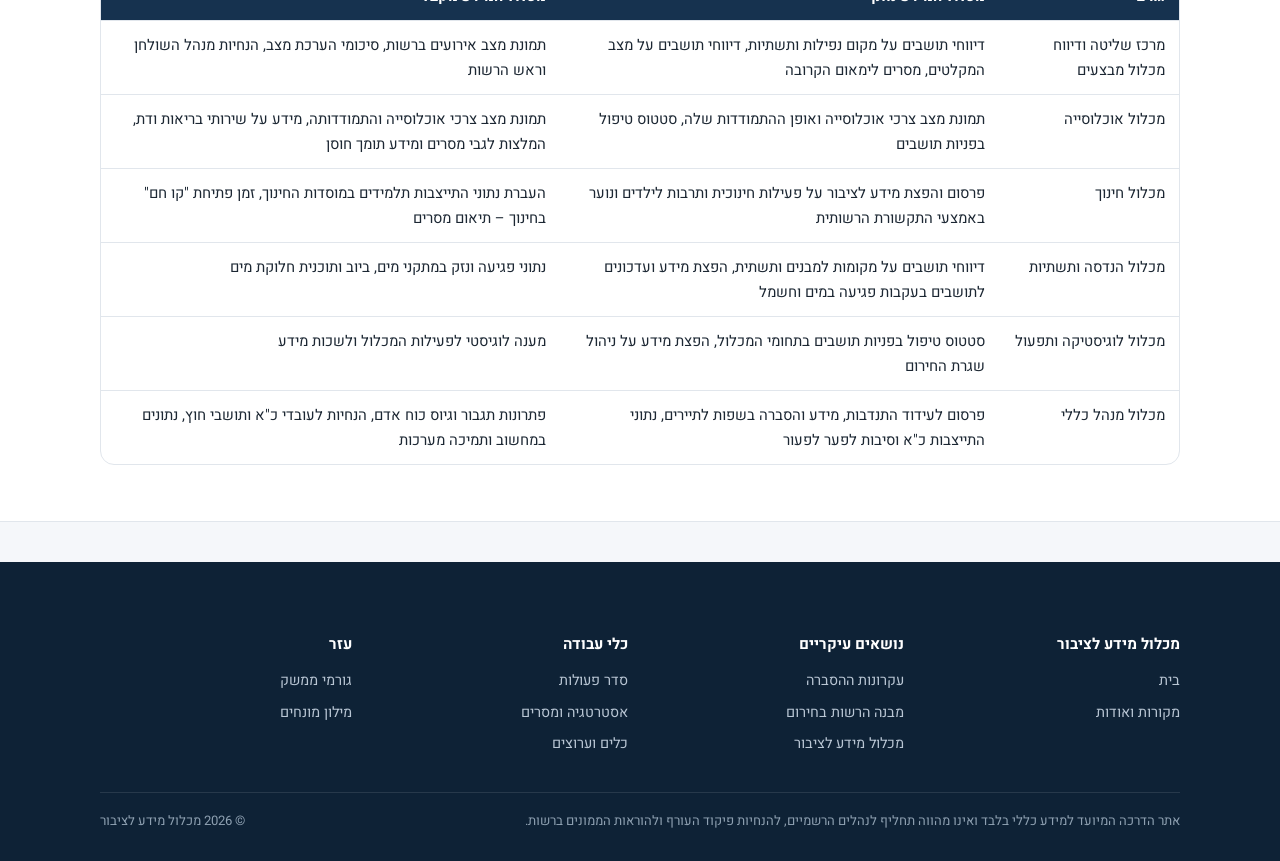
<file: info-unit.html>
<!DOCTYPE html>
<html lang="he" dir="rtl">
<head>
<meta charset="UTF-8">
<meta name="viewport" content="width=device-width, initial-scale=1.0">
<title>מכלול מידע לציבור | מכלול מידע לציבור</title>
<meta name="description" content="ייעוד, תפקידים ומבנה מכלול מידע לציבור במטה החירום הרשותי: תא דוברות, שירותים דיגיטליים, מוקד טלפוני, לשכות מידע וחירום יישובי.">
<link rel="preconnect" href="https://fonts.googleapis.com">
<link href="https://fonts.googleapis.com/css2?family=Heebo:wght@400;500;700;800&display=swap" rel="stylesheet">
<link rel="stylesheet" href="css/style.css">
</head>
<body>

<header class="site-header">
  <div class="nav-bar">
    <a class="brand" href="index.html"><span class="dot"></span>מכלול מידע לציבור<small>הדרכה לבעלי תפקידים ברשות המקומית</small></a>
    <button class="nav-toggle" aria-label="פתיחת ניווט"></button>
    <nav class="main-nav">
      <a href="index.html">בית</a>
      <a href="principles.html">עקרונות ההסברה</a>
      <a href="structure.html">מבנה הרשות בחירום</a>
      <a href="info-unit.html">מכלול מידע לציבור</a>
      <a href="procedures.html">סדר פעולות</a>
      <a href="strategy.html">אסטרטגיה ומסרים</a>
      <a href="stakeholders.html">גורמי ממשק</a>
      <a href="tools.html">כלים וערוצים</a>
      <a href="glossary.html">מילון מונחים</a>
      <a href="about.html">מקורות ואודות</a>
    </nav>
  </div>
</header>

<div class="page-head">
  <div class="container">
    <div class="breadcrumb"><a href="index.html">בית</a> ‹ מכלול מידע לציבור</div>
    <span class="kicker">פרק 3 · הלב של האתר</span>
    <h1>מכלול מידע לציבור</h1>
    <p>היעד הלאומי: מדיניות מידע חיוני, הסברה והנחיה לאזרח, שגוזר מתוכו את ייעוד המכלול, תפקידיו ומשימותיו.</p>
  </div>
</div>

<section>
  <div class="container">
    <div class="section-head">
      <span class="kicker">ייעוד</span>
      <h2>ייעוד מכלול מידע לציבור</h2>
    </div>
    <p>
      מכלול המידע לציבור ברשות המקומית יהווה מקור מידע רלוונטי, זמין ואמין לתושביו, ינגיש הנחיות מצילות חיים ומידע
      לציבור באופן עיתי ומתמשך, בפלטפורמות השונות, בזמן אמת ובהתאם לצרכים המתפתחים של המתפתחים.
    </p>
    <p>
      כל זאת על מנת להציל חיים, לחזק את הכוונים את התנהגות הציבור, לחזק את תחושת הביטחון ולצמצם את
      תחושת אי-הוודאות ולחזק את יכולת ההתמודדות של התושב בחירום.
    </p>
    <div class="grid grid-3">
      <div class="card">
        <h3><span class="icon">1</span>המכלול יספק מידע</h3>
        <p>לתושבי הרשות באופן עיתי ומתמשך, בהתאמה לאירועים, לאתגרים ולשגרת החירום.</p>
      </div>
      <div class="card orange">
        <h3><span class="icon">2</span>יכיר צרכים</h3>
        <p>ירכז ויינתח את צרכי תושבי הרשות, יבנה תכנית הסברה ויפרסם מותאמת אותה לתושבים.</p>
      </div>
      <div class="card green">
        <h3><span class="icon">3</span>יפעל מול חיצוניים</h3>
        <p>ינהל את עבודת המטה בתוכן, מול יתר מכלולי הרשות וגורמים חיצוניים.</p>
      </div>
      <div class="card red">
        <h3><span class="icon">4</span>יגבש מלצות</h3>
        <p>יגבש המלצות לראש הרשות בתחום ההסברה ומידע לציבור.</p>
      </div>
      <div class="card">
        <h3><span class="icon">5</span>ינהל את המוקד</h3>
        <p>ינהל את מוקד המידע הטלפוני הרשותי.</p>
      </div>
      <div class="card orange">
        <h3><span class="icon">6</span>יהיה אמון על הכנת החומרים</h3>
        <p>יהיה אמון על הכנת חומרי ההסברה המותאמים אותם ויפיץ אותם, בכלים העומדים לרשותו.</p>
      </div>
    </div>
  </div>
</section>

<section class="alt">
  <div class="container">
    <div class="section-head">
      <span class="kicker">מבנה</span>
      <h2>מבנה מכלול מידע לציבור</h2>
      <p>בראש המכלול יעמוד דובר הרשות המקומית, או מי שמונה לתפקיד, ועבר הכשרה מקצועית.</p>
    </div>
    <div class="org-chart">
      <div class="org-box">ראש הרשות</div>
      <div class="org-connector"></div>
      <div class="org-box">מנכ"ל / רמ"ט</div>
      <div class="org-connector"></div>
      <div class="org-box">מנהל/ת מכלול מידע לציבור<br><small>דובר/ת הרשות</small></div>
      <div class="org-connector"></div>
      <div class="org-row">
        <div class="org-box light">תא דוברות</div>
        <div class="org-box light">תא שירותים דיגיטליים</div>
        <div class="org-box light">מוקד טלפוני</div>
      </div>
    </div>
    <div class="callout" style="margin-top:28px">
      <h4>ממשק מול גורמי חוץ</h4>
      <p class="mt-0">מנהל/ת המכלול אחראי/ת לתאם את עבודת המכלול מול גורמי החוץ הרלוונטיים (פיקוד העורף, משרדי ממשלה, רשויות שכנות), ולוודא שכל מסר המופץ לציבור מאומת ומתואם מראש.</p>
    </div>
  </div>
</section>

<section>
  <div class="container">
    <div class="section-head">
      <span class="kicker">תא 1</span>
      <h2>תא דוברות</h2>
    </div>
    <div class="two-col">
      <div>
        <h3 class="mt-0">תפקידי תא דוברות</h3>
        <ul>
          <li>ייזום פעולות דוברותיות הסברתיות המותאמת לצרכי הרשות, בכפוף להנחיות ארציות מקומיות ומקצועיות</li>
          <li>ייעוץ ועדכון לראש הרשות אן ציגים וליווי בהבעת מידע באמצעי התקשורת</li>
          <li>איסוף צרכי התושבים והמענה הנדרש להעברה הדדית וקבלת נתונים ולצרכים</li>
          <li>מיפוי קהלי היעד והפצת מידע מותאם לאותם קהלים (נוער, אזרחים ותיקים, חרדים, עולים חדשים, עובדים זרים וכיו"ב)</li>
          <li>פרסום מידע לציבור עם גורמי התקשורת, למאמצעי התקשורת השונים ובתחומים הקשורים</li>
          <li>חיזוק תחושת הביטחון ואמון התושבים באמצעות סיפורי הצלחה (פעילות קהילתית והתנדבותית ופרסומם)</li>
        </ul>
      </div>
      <div class="card">
        <h3>משימות בשגרה</h3>
        <ul>
          <li>גיוס וניתוב חברי דוברות, סידור משמרות עבודה וקביעת סדר פעולות לחירום</li>
          <li>התמקצעות במקצוע ההסברה – יציאה להכשרות ולמידה</li>
          <li>היכרות עם גופי החירום האזוריים ועובדי הדוברות של משרד הפנים, פיקוד העורף ומשטרה</li>
          <li>מיפוי קהל היעד ואופני צריכת המידע שלו, הכרת הקהילה הקרבת הצעות ואישור הכשירות לפעילות</li>
        </ul>
      </div>
    </div>
  </div>
</section>

<section class="alt">
  <div class="container">
    <div class="section-head">
      <span class="kicker">תא 2</span>
      <h2>תא שירותים דיגיטליים</h2>
    </div>
    <div class="grid grid-2">
      <div class="card">
        <h3>תפקידים</h3>
        <ul>
          <li>הפצה ופרסום כל המידע החיוני על אופן ניהול שגרת החירום והשינויים הרשותיים ושירותים חיוניים לרבות הפניה למדיניות ההתגוננות הרלוונטיות לפעולה בקהילות החברתית תחת מגבלות עבודה ולשירותים ציבוריים פרונטליים שמתקיימים חלק מהשירותים (מרפאות, דואר, רווחה, אנרגיה, תקשורת, חקלאות ועוד)</li>
          <li>פרסום מידע ומסרים כנגזרת מתוצרי ההסברה של תא דוברות שהתאמתם לפלטפורמות הדיגיטליות (כולל המנג"ל) VOD</li>
          <li>פרסום פעולות הרשות המבוצעת לשם תמיכה וסיוע לתושבים</li>
          <li>מתן מענה רצוף ומקצועי לפניות תושבים בפלטפורמות הדיגיטליות, בהתאם לשירות ותמיכה מול מוקד הטלפוני</li>
          <li>גיבוש תמונת מצב מידי/שבועי של פניות והלכי רוח התושבים בקרב בקרב תושבי הרשות לצורך גיבוש תמונת מצב במסגרת המכלול לציבור</li>
        </ul>
      </div>
      <div class="card orange">
        <h3>משימות בשגרה</h3>
        <ul>
          <li>פיתוח ערוצי דיגיטל – פייסבוק, קבוצות ווטסאפ, אינסטגרם, יישומון, טלגרם, YouTube, הודעות SMS, אגרות מידע (ניוזלטר) לשגרה וחירום</li>
          <li>הכשרת צוות השירותים הדיגיטליים (הצוות הקיים בשגרה והצוות המתגבר) – תחילת פעילות האינטרנט המורחב, משך זמן הפעלתו, שעות הפעילות וסיום הפעילות</li>
          <li>עיצוב חומרים ושליטה במערכת ה-VOD כתום (לרבות המנג"ל) – הכנת מאגר עיצובים חזותיים עם הנחיות התגוננות במצבי חירום שונים ובמגוון שפות רלוונטיות, בשיתוף תא דוברות</li>
        </ul>
      </div>
    </div>
  </div>
</section>

<section>
  <div class="container">
    <div class="section-head">
      <span class="kicker">תא 3</span>
      <h2>המוקד הטלפוני – מענה לפניות הציבור</h2>
    </div>
    <div class="grid grid-2">
      <div class="card">
        <h3>תפקידים</h3>
        <ul>
          <li>הפעלת מוקד טלפוני ממוגן, בשילוב בעלי תפקידים מקצועיים (נציג משטרה, עובדת סוציאלית, נציג מכלול חינוך, דוברי שפות...), המאפשר מענה רצוף ושירותי לתושבים</li>
          <li>מתן מענה לפניות התושבים במידע, הקשבה והפחתת החרדה, בדגש על אחידות המסר</li>
          <li>ריכוז מידע המתרחש ברשות, לרבות דיווח על אירועים, לכלי רוח וצרכי התושבים, לצורך גיבוש תמונת מצב ובתוך פערי פניות (נושאים וקהלי יעד), סימון פערי המידע ולהכנה בקרב התושבים לפרסום המלצות ומידע ומסרים</li>
          <li>שימוש בנוהל שת"פ 104-106 עם פיקוד העורף</li>
        </ul>
      </div>
      <div class="card green">
        <h3>טכנולוגיה והמלצות</h3>
        <ul>
          <li>להימנע ככל הניתן משינוי מספרי הטלפון הידועים לתושבים (106)</li>
          <li>התקנת מערכת ניהול תורים, המאפשרת קבלת שיחות לפי סדר כניסה</li>
          <li>התקנת מערכת להקלטת עצמאית של הודעות מתפרצות</li>
          <li>התקנת המאשרת ניתוב שיחות על גבי פתוח-לקו, מומחים ודוברי שפות שונות</li>
          <li>במערכת ממוחשבת לניהול ומעקב אחר פניות – ניתן לפתוח ישוום למצבי חירום, שיאפשר מעקב ונתוח סטטיסטי של הפניות</li>
          <li>חיבור המוקד למערכת GIS הנדסית רשותית והוספת שכבות מידע לחירום, כגון מקלטים ציבוריים ושירותים חיוניים</li>
        </ul>
      </div>
    </div>
  </div>
</section>

<section class="alt">
  <div class="container">
    <div class="section-head">
      <span class="kicker">רשת מקומית</span>
      <h2>לשכות מידע וצוותי חירום יישובי (צח"י)</h2>
    </div>
    <div class="grid grid-2">
      <div class="card">
        <h3><span class="icon">🏘️</span>לשכות מידע</h3>
        <p>קיימות מגוון לשכות מידע על פי מבנה הרשות המקומית, גודלה וצרכיה: לשכות אזוריות או ברבעים בשכונות; לשכות מידע מיוחדות לתושבי התייר לפי אזור אירוע; לשכות סיוע (אתרי סיוע לאזרח).</p>
        <p><b>תפקידים:</b> מתן מענה ומידע לציבור בשטח "פנים אל פנים", קבלת דרישות מהתושבים והעברתן, ומענה לתרחישים העלולים להביא לכשל ביכולות קבלת מידע מהרשות.</p>
      </div>
      <div class="card orange">
        <h3><span class="icon">👥</span>צוות חירום יישובי – צח"י</h3>
        <p>הקמת צוותי צח"י ביישובים היא החלטה הנתונה בידי הרשות המקומית, והיא נגזרת מתפיסת ההפעלה שלה.</p>
        <p><b>הרכב אופייני:</b> רב ישוב, סגן, דובר, מזכיר, רכז קהילה ונציגי ועד הישוב. צוות ייעודי ולעיתים גם מרכב ביטחוני, אוכלוסייה, חינוך, לוגיסטיקה ורפואה.</p>
        <p><b>תפקיד:</b> קבלה והעברה של מידע לתושבים ומהם, ניסוח ועדכון מסרים בתיאום מול מנהל מכלול המידע לציבור.</p>
      </div>
    </div>
  </div>
</section>

<section>
  <div class="container">
    <div class="section-head">
      <span class="kicker">ניהול</span>
      <h2>מנהל/ת המכלול – אחריות ודגשים</h2>
    </div>
    <div class="grid grid-2">
      <div class="card">
        <h3>דגשים מרכזיים</h3>
        <ul>
          <li>במקום שבו דובר/ת הרשות אינו מנהל/ת המכלול, נדרש לקבוע חלוקת תפקידים, ממשקים ואחריות ברורה בין שני התפקידים וסדרי שיתוף פעולה</li>
          <li>עיריות – נדרש להתאים את מבנה המכלול לתפיסת ההפעלה של הרשות כולה</li>
          <li>מועצות אזוריות ומקומיות – לרוב מנהל המכלול הוא גם מנהל תא אחד, ולכן חשוב במיוחד להכשיר ולקבוע את המבנה הרלוונטי למועצה</li>
          <li>בהתאמה להפעלת לשכת המוקד הטלפוני, הדוברות, או ניהול הכלים הדיגיטליים מבוסס שירותי חוץ – יש להכין נוהלי העברת מסרים בין הצוותים ובקיאותם, התאמתם ובהכשרתם</li>
        </ul>
      </div>
      <div class="card green">
        <h3>כוח אדם וכשירות</h3>
        <ul>
          <li>כוח אדם – איוש בעלי תפקידים, ציוות בעלי תפקידים מקרב עובדי הרשות המקומית, עובדי הרשות (אורגנית/מדרגה אורגנית), ובעלי תפקידים עצמאיים (מתנדבים, סטודנטים וגמלאים)</li>
          <li>הכשרה ותרגול – לכל מנהל במכלול יהיו מנחים מחליפים (מספרי 2,3), אשר יעברו הכשרה ויערבו הכשרה במכלולה הלאומית לאיתנות ישראלית, הפעולת העורף ויישתפו בתרגילים</li>
          <li>אמצעים ותשתיות – שמירה על כשירות המערכות ושליטה באופן הפעלתם, גיבוש תפיסה לגיבוי ידני למקרה תקלה או היעדר חשמל</li>
        </ul>
      </div>
    </div>
  </div>
</section>

<section class="alt">
  <div class="container">
    <div class="section-head">
      <span class="kicker">יחסי גומלין</span>
      <h2>מכלול המידע הרשותי מול גורמי חוץ</h2>
      <p>מכלול המידע לציבור מחויב לקיים שיח רצוף עם כלל נציגי המכלולים במטה הרשות, כדי להבין את המתרחש וההתאמה את ההסברה לצרכים המתפתחים. נדרש גם קשר רצוף לציבור עם גופים חיצוניים: פיקוד העורף, רשות חירום לאומית, מרכזי מידע לאוכלוסייה, ארגוני החיירום (מד"א, כב"ה ומשטרת ישראל).</p>
    </div>
    <div class="table-wrap">
      <table>
        <thead><tr><th>גורם</th><th>מכלול המידע נותן</th><th>מכלול המידע מקבל</th></tr></thead>
        <tbody>
          <tr><td>מרכז שליטה ודיווח מכלול מבצעים</td><td>דיווחי תושבים על מקום נפילות ותשתיות, דיווחי תושבים על מצב המקלטים, מסרים לימאום הקרובה</td><td>תמונת מצב אירועים ברשות, סיכומי הערכת מצב, הנחיות מנהל השולחן וראש הרשות</td></tr>
          <tr><td>מכלול אוכלוסייה</td><td>תמונת מצב צרכי אוכלוסייה ואופן ההתמודדות שלה, סטטוס טיפול בפניות תושבים</td><td>תמונת מצב צרכי אוכלוסייה והתמודדותה, מידע על שירותי בריאות ודת, המלצות לגבי מסרים ומידע תומך חוסן</td></tr>
          <tr><td>מכלול חינוך</td><td>פרסום והפצת מידע לציבור על פעילות חינוכית ותרבות לילדים ונוער באמצעי התקשורת הרשותית</td><td>העברת נתוני התייצבות תלמידים במוסדות החינוך, זמן פתיחת "קו חם" בחינוך – תיאום מסרים</td></tr>
          <tr><td>מכלול הנדסה ותשתיות</td><td>דיווחי תושבים על מקומות למבנים ותשתית, הפצת מידע ועדכונים לתושבים בעקבות פגיעה במים וחשמל</td><td>נתוני פגיעה ונזק במתקני מים, ביוב ותוכנית חלוקת מים</td></tr>
          <tr><td>מכלול לוגיסטיקה ותפעול</td><td>סטטוס טיפול בפניות תושבים בתחומי המכלול, הפצת מידע על ניהול שגרת החירום</td><td>מענה לוגיסטי לפעילות המכלול ולשכות מידע</td></tr>
          <tr><td>מכלול מנהל כללי</td><td>פרסום לעידוד התנדבות, מידע והסברה בשפות לתיירים, נתוני התייצבות כ"א וסיבות לפער לפעור</td><td>פתרונות תגבור וגיוס כוח אדם, הנחיות לעובדי כ"א ותושבי חוץ, נתונים במחשוב ותמיכה מערכות</td></tr>
        </tbody>
      </table>
    </div>
  </div>
</section>

<footer class="site-footer">
  <div class="container">
    <div class="footer-grid">
      <div><h5>מכלול מידע לציבור</h5><a href="index.html">בית</a><a href="about.html">מקורות ואודות</a></div>
      <div><h5>נושאים עיקריים</h5><a href="principles.html">עקרונות ההסברה</a><a href="structure.html">מבנה הרשות בחירום</a><a href="info-unit.html">מכלול מידע לציבור</a></div>
      <div><h5>כלי עבודה</h5><a href="procedures.html">סדר פעולות</a><a href="strategy.html">אסטרטגיה ומסרים</a><a href="tools.html">כלים וערוצים</a></div>
      <div><h5>עזר</h5><a href="stakeholders.html">גורמי ממשק</a><a href="glossary.html">מילון מונחים</a></div>
    </div>
    <div class="footer-bottom">
      <span>אתר הדרכה המיועד למידע כללי בלבד ואינו מהווה תחליף לנהלים הרשמיים, להנחיות פיקוד העורף ולהוראות הממונים ברשות.</span>
      <span>&copy; <span data-year></span> מכלול מידע לציבור</span>
    </div>
  </div>
</footer>

<script src="js/main.js"></script>
</body>
</html>
</file>
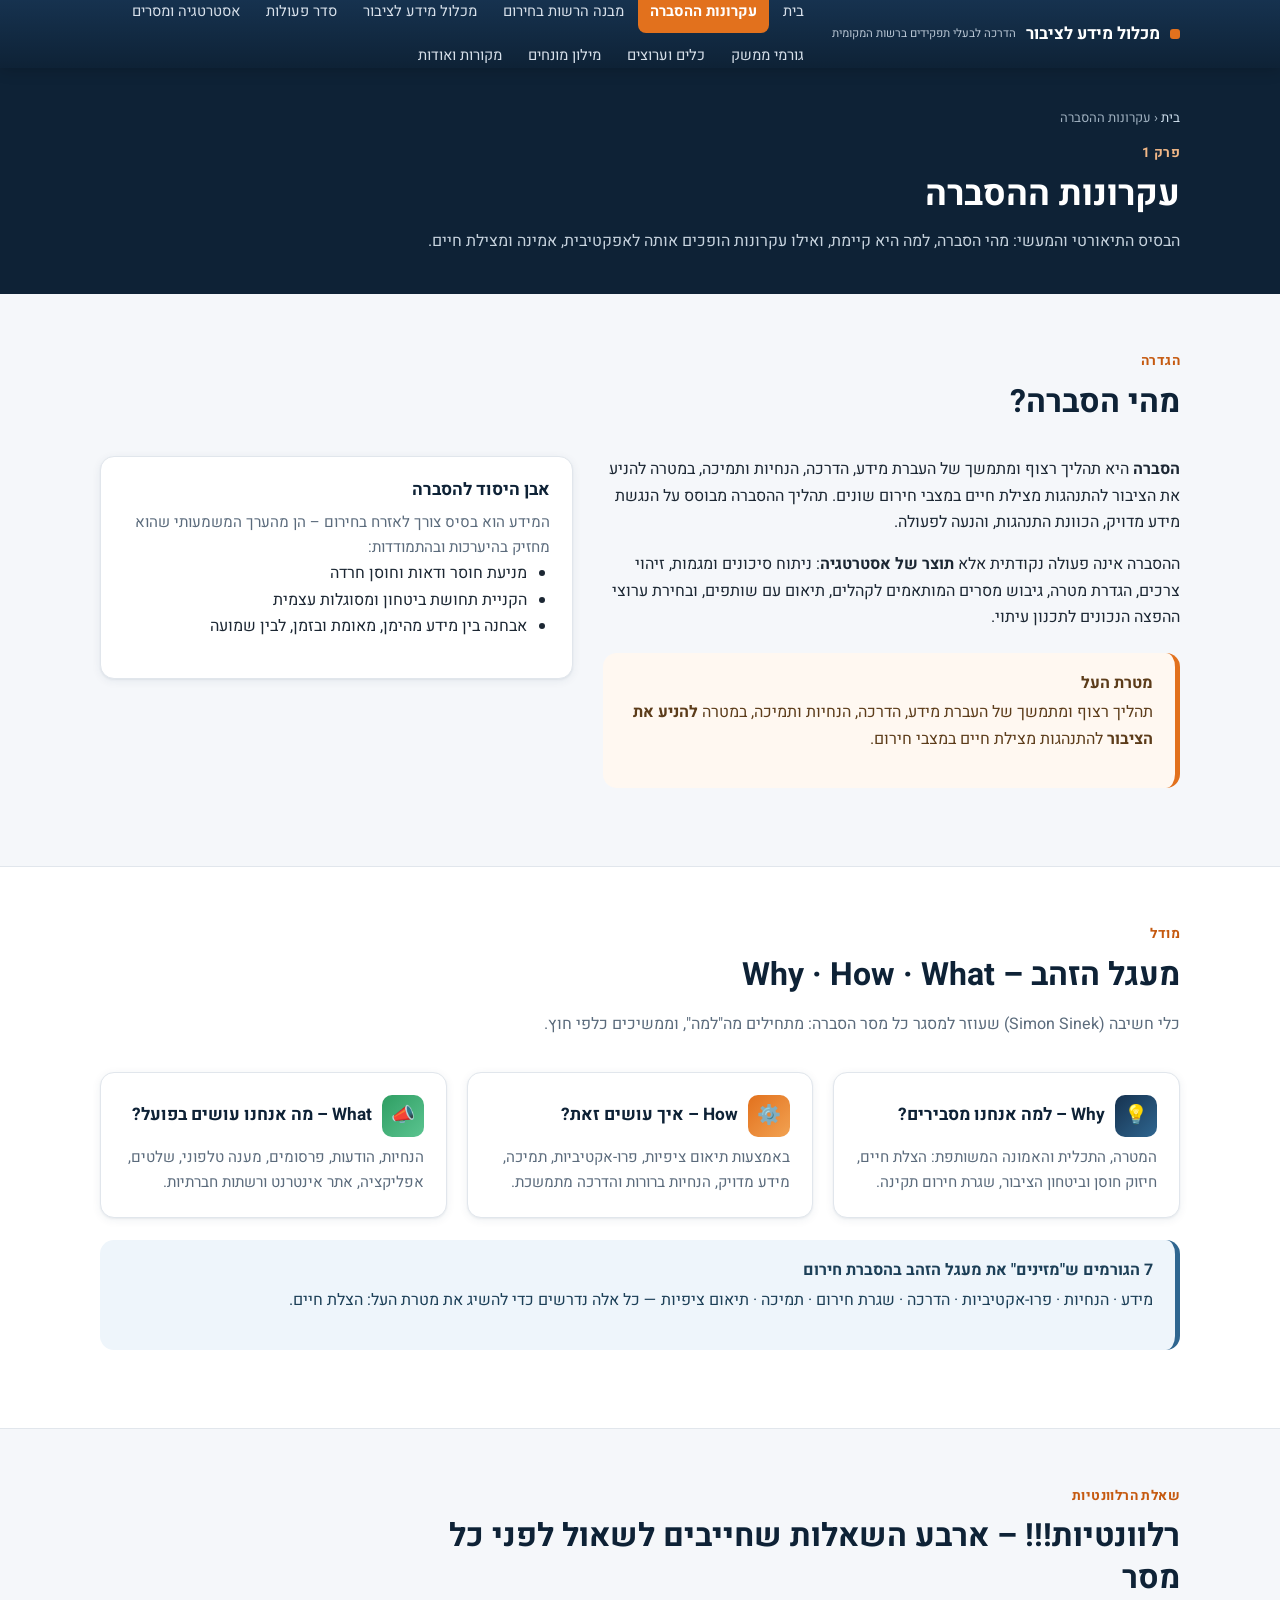
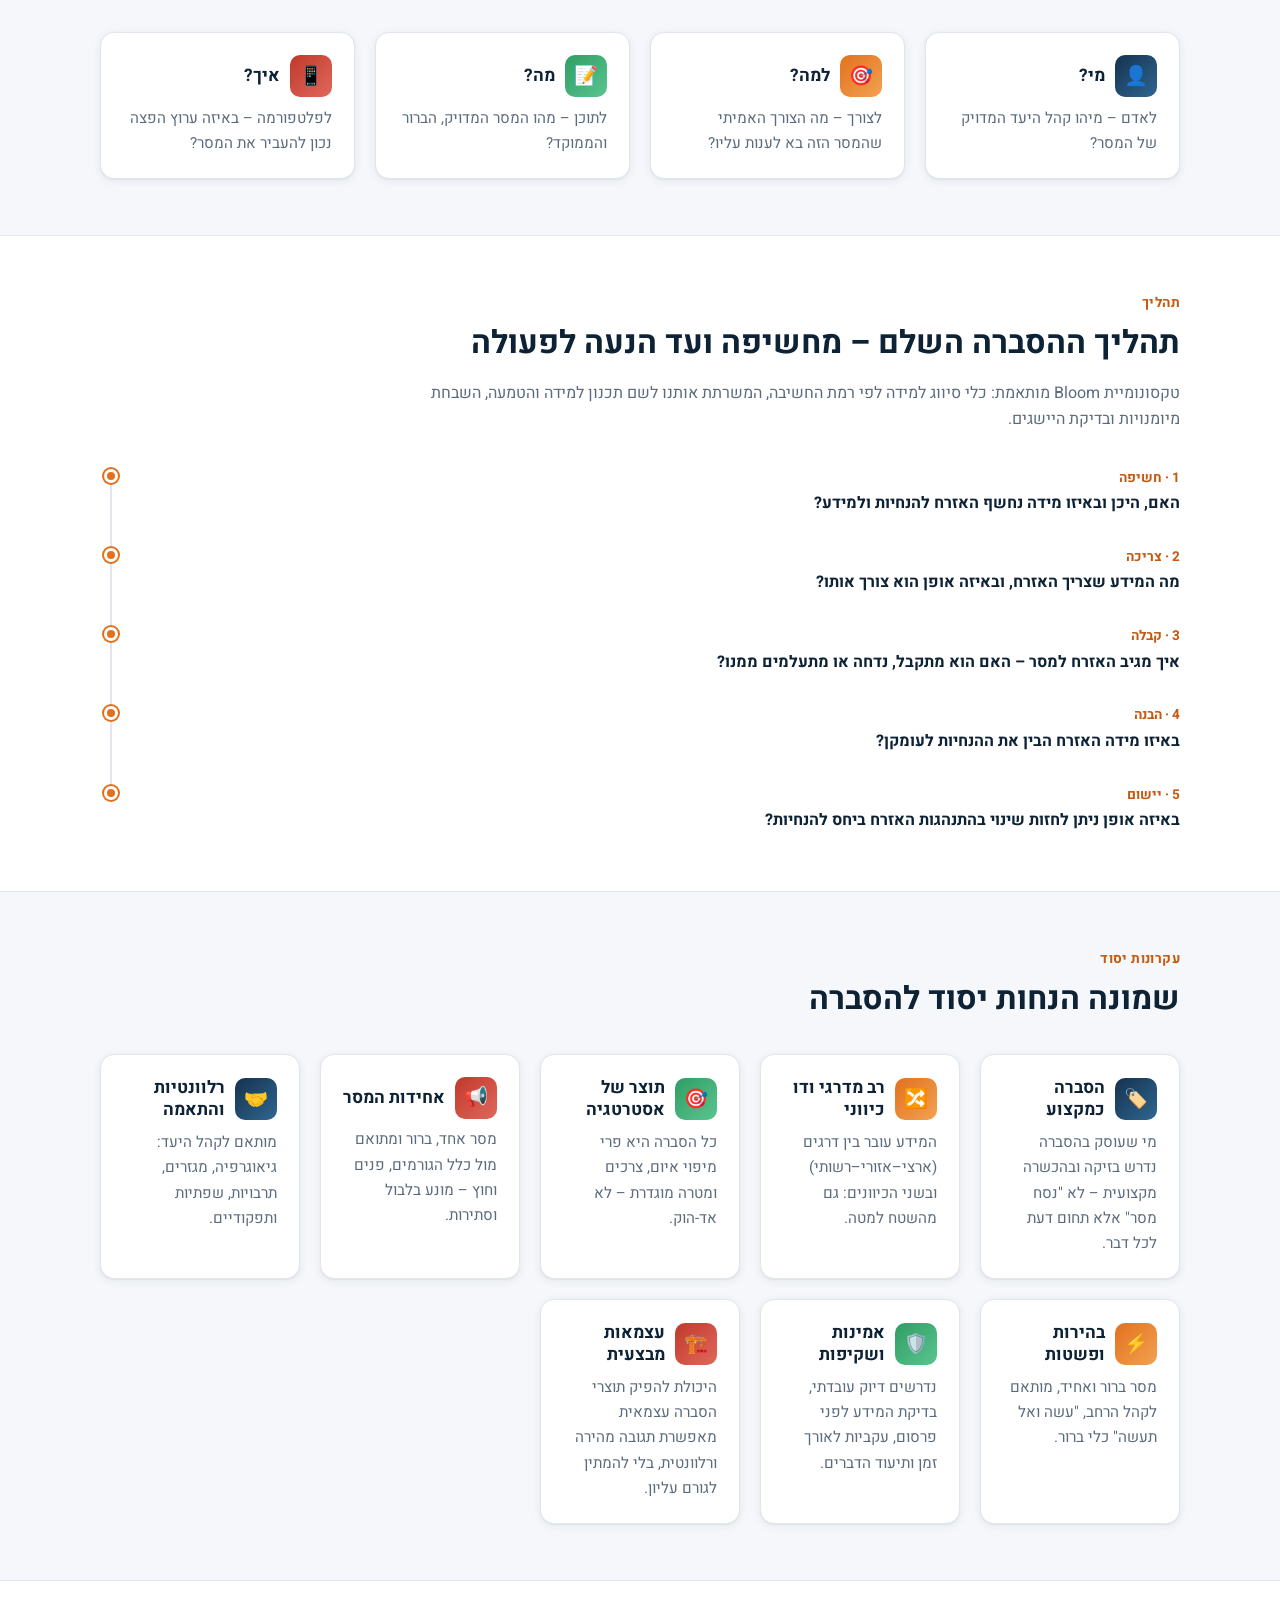
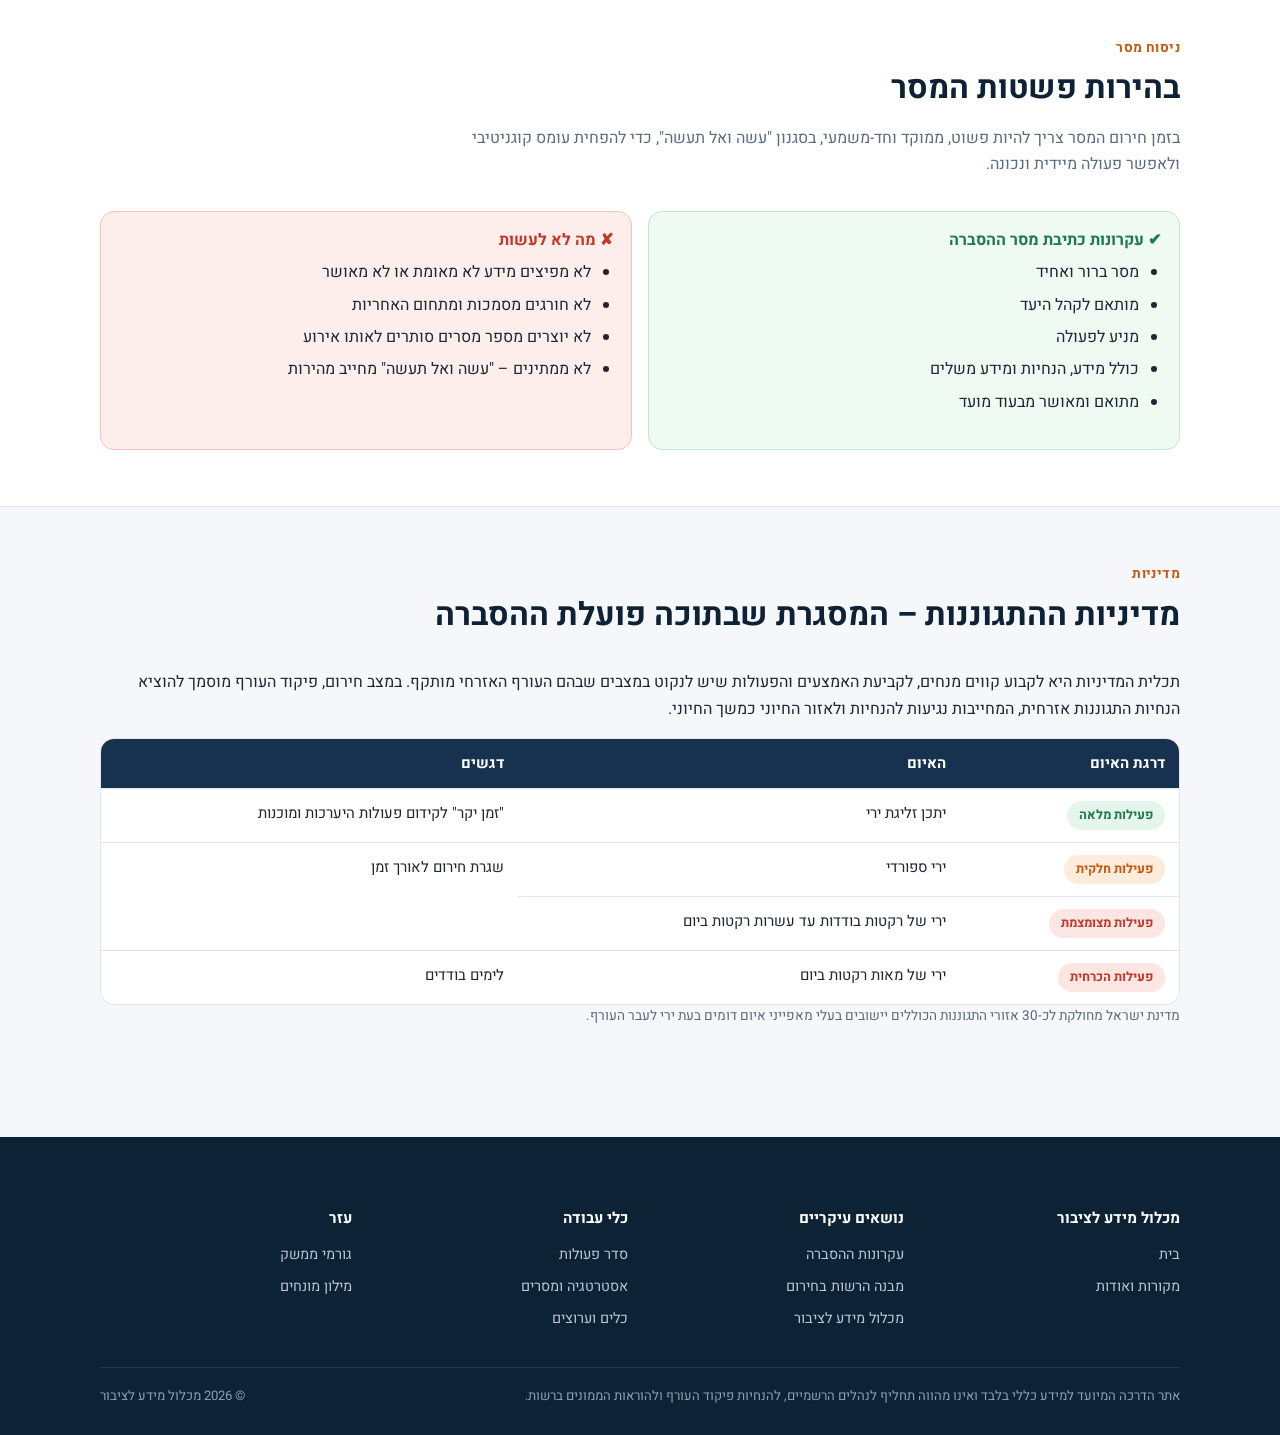
<file: principles.html>
<!DOCTYPE html>
<html lang="he" dir="rtl">
<head>
<meta charset="UTF-8">
<meta name="viewport" content="width=device-width, initial-scale=1.0">
<title>עקרונות ההסברה | מכלול מידע לציבור</title>
<meta name="description" content="מהי הסברה, מעגל הזהב, עקרונות היסוד, רלוונטיות ואמינות – בסיס התיאוריה להסברה אפקטיבית ברשות המקומית.">
<link rel="preconnect" href="https://fonts.googleapis.com">
<link href="https://fonts.googleapis.com/css2?family=Heebo:wght@400;500;700;800&display=swap" rel="stylesheet">
<link rel="stylesheet" href="css/style.css">
</head>
<body>

<header class="site-header">
  <div class="nav-bar">
    <a class="brand" href="index.html"><span class="dot"></span>מכלול מידע לציבור<small>הדרכה לבעלי תפקידים ברשות המקומית</small></a>
    <button class="nav-toggle" aria-label="פתיחת ניווט"></button>
    <nav class="main-nav">
      <a href="index.html">בית</a>
      <a href="principles.html">עקרונות ההסברה</a>
      <a href="structure.html">מבנה הרשות בחירום</a>
      <a href="info-unit.html">מכלול מידע לציבור</a>
      <a href="procedures.html">סדר פעולות</a>
      <a href="strategy.html">אסטרטגיה ומסרים</a>
      <a href="stakeholders.html">גורמי ממשק</a>
      <a href="tools.html">כלים וערוצים</a>
      <a href="glossary.html">מילון מונחים</a>
      <a href="about.html">מקורות ואודות</a>
    </nav>
  </div>
</header>

<div class="page-head">
  <div class="container">
    <div class="breadcrumb"><a href="index.html">בית</a> ‹ עקרונות ההסברה</div>
    <span class="kicker">פרק 1</span>
    <h1>עקרונות ההסברה</h1>
    <p>הבסיס התיאורטי והמעשי: מהי הסברה, למה היא קיימת, ואילו עקרונות הופכים אותה לאפקטיבית, אמינה ומצילת חיים.</p>
  </div>
</div>

<section>
  <div class="container">
    <div class="section-head">
      <span class="kicker">הגדרה</span>
      <h2>מהי הסברה?</h2>
    </div>
    <div class="two-col">
      <div>
        <p>
          <b>הסברה</b> היא תהליך רצוף ומתמשך של העברת מידע, הדרכה, הנחיות ותמיכה, במטרה להניע את הציבור
          להתנהגות מצילת חיים במצבי חירום שונים. תהליך ההסברה מבוסס על הנגשת מידע מדויק, הכוונת התנהגות,
          והנעה לפעולה.
        </p>
        <p>
          ההסברה אינה פעולה נקודתית אלא <b>תוצר של אסטרטגיה</b>: ניתוח סיכונים ומגמות, זיהוי צרכים, הגדרת מטרה,
          גיבוש מסרים המותאמים לקהלים, תיאום עם שותפים, ובחירת ערוצי ההפצה הנכונים לתכנון עיתוי.
        </p>
        <div class="callout">
          <h4>מטרת העל</h4>
          <p class="mt-0">תהליך רצוף ומתמשך של העברת מידע, הדרכה, הנחיות ותמיכה, במטרה <b>להניע את הציבור</b>
          להתנהגות מצילת חיים במצבי חירום.</p>
        </div>
      </div>
      <div class="card">
        <h3>אבן היסוד להסברה</h3>
        <p>המידע הוא בסיס צורך לאזרח בחירום – הן מהערך המשמעותי שהוא מחזיק בהיערכות ובהתמודדות:</p>
        <ul>
          <li>מניעת חוסר ודאות וחוסן חרדה</li>
          <li>הקניית תחושת ביטחון ומסוגלות עצמית</li>
          <li>אבחנה בין מידע מהימן, מאומת ובזמן, לבין שמועה</li>
        </ul>
      </div>
    </div>
  </div>
</section>

<section class="alt">
  <div class="container">
    <div class="section-head">
      <span class="kicker">מודל</span>
      <h2>מעגל הזהב – Why · How · What</h2>
      <p>כלי חשיבה (Simon Sinek) שעוזר למסגר כל מסר הסברה: מתחילים מה"למה", וממשיכים כלפי חוץ.</p>
    </div>
    <div class="grid grid-3">
      <div class="card">
        <h3><span class="icon">💡</span>Why – למה אנחנו מסבירים?</h3>
        <p>המטרה, התכלית והאמונה המשותפת: הצלת חיים, חיזוק חוסן וביטחון הציבור, שגרת חירום תקינה.</p>
      </div>
      <div class="card orange">
        <h3><span class="icon">⚙️</span>How – איך עושים זאת?</h3>
        <p>באמצעות תיאום ציפיות, פרו-אקטיביות, תמיכה, מידע מדויק, הנחיות ברורות והדרכה מתמשכת.</p>
      </div>
      <div class="card green">
        <h3><span class="icon">📣</span>What – מה אנחנו עושים בפועל?</h3>
        <p>הנחיות, הודעות, פרסומים, מענה טלפוני, שלטים, אפליקציה, אתר אינטרנט ורשתות חברתיות.</p>
      </div>
    </div>
    <div class="callout blue">
      <h4>7 הגורמים ש"מזינים" את מעגל הזהב בהסברת חירום</h4>
      <p class="mt-0">מידע · הנחיות · פרו-אקטיביות · הדרכה · שגרת חירום · תמיכה · תיאום ציפיות — כל אלה נדרשים כדי להשיג את מטרת העל: הצלת חיים.</p>
    </div>
  </div>
</section>

<section>
  <div class="container">
    <div class="section-head">
      <span class="kicker">שאלת הרלוונטיות</span>
      <h2>רלוונטיות!!! – ארבע השאלות שחייבים לשאול לפני כל מסר</h2>
    </div>
    <div class="grid grid-4">
      <div class="card"><h3><span class="icon">👤</span>מי?</h3><p>לאדם – מיהו קהל היעד המדויק של המסר?</p></div>
      <div class="card orange"><h3><span class="icon">🎯</span>למה?</h3><p>לצורך – מה הצורך האמיתי שהמסר הזה בא לענות עליו?</p></div>
      <div class="card green"><h3><span class="icon">📝</span>מה?</h3><p>לתוכן – מהו המסר המדויק, הברור והממוקד?</p></div>
      <div class="card red"><h3><span class="icon">📱</span>איך?</h3><p>לפלטפורמה – באיזה ערוץ הפצה נכון להעביר את המסר?</p></div>
    </div>
  </div>
</section>

<section class="alt">
  <div class="container">
    <div class="section-head">
      <span class="kicker">תהליך</span>
      <h2>תהליך ההסברה השלם – מחשיפה ועד הנעה לפעולה</h2>
      <p>טקסונומיית Bloom מותאמת: כלי סיווג למידה לפי רמת החשיבה, המשרתת אותנו לשם תכנון למידה והטמעה, השבחת מיומנויות ובדיקת היישגים.</p>
    </div>
    <ol class="timeline">
      <li><span class="time">1 · חשיפה</span><h4>האם, היכן ובאיזו מידה נחשף האזרח להנחיות ולמידע?</h4></li>
      <li><span class="time">2 · צריכה</span><h4>מה המידע שצריך האזרח, ובאיזה אופן הוא צורך אותו?</h4></li>
      <li><span class="time">3 · קבלה</span><h4>איך מגיב האזרח למסר – האם הוא מתקבל, נדחה או מתעלמים ממנו?</h4></li>
      <li><span class="time">4 · הבנה</span><h4>באיזו מידה האזרח הבין את ההנחיות לעומקן?</h4></li>
      <li><span class="time">5 · יישום</span><h4>באיזה אופן ניתן לחזות שינוי בהתנהגות האזרח ביחס להנחיות?</h4></li>
    </ol>
  </div>
</section>

<section>
  <div class="container">
    <div class="section-head">
      <span class="kicker">עקרונות יסוד</span>
      <h2>שמונה הנחות יסוד להסברה</h2>
    </div>
    <div class="grid grid-4">
      <div class="card"><h3><span class="icon">🏷️</span>הסברה כמקצוע</h3><p>מי שעוסק בהסברה נדרש בזיקה ובהכשרה מקצועית – לא "נסח מסר" אלא תחום דעת לכל דבר.</p></div>
      <div class="card orange"><h3><span class="icon">🔀</span>רב מדרגי ודו כיווני</h3><p>המידע עובר בין דרגים (ארצי–אזורי–רשותי) ובשני הכיוונים: גם מהשטח למטה.</p></div>
      <div class="card green"><h3><span class="icon">🎯</span>תוצר של אסטרטגיה</h3><p>כל הסברה היא פרי מיפוי איום, צרכים ומטרה מוגדרת – לא אד-הוק.</p></div>
      <div class="card red"><h3><span class="icon">📢</span>אחידות המסר</h3><p>מסר אחד, ברור ומתואם מול כלל הגורמים, פנים וחוץ – מונע בלבול וסתירות.</p></div>
      <div class="card"><h3><span class="icon">🤝</span>רלוונטיות והתאמה</h3><p>מותאם לקהל היעד: גיאוגרפיה, מגזרים, תרבויות, שפתיות ותפקודיים.</p></div>
      <div class="card orange"><h3><span class="icon">⚡</span>בהירות ופשטות</h3><p>מסר ברור ואחיד, מותאם לקהל הרחב, "עשה ואל תעשה" כלי ברור.</p></div>
      <div class="card green"><h3><span class="icon">🛡️</span>אמינות ושקיפות</h3><p>נדרשים דיוק עובדתי, בדיקת המידע לפני פרסום, עקביות לאורך זמן ותיעוד הדברים.</p></div>
      <div class="card red"><h3><span class="icon">🏗️</span>עצמאות מבצעית</h3><p>היכולת להפיק תוצרי הסברה עצמאית מאפשרת תגובה מהירה ורלוונטית, בלי להמתין לגורם עליון.</p></div>
    </div>
  </div>
</section>

<section class="alt">
  <div class="container">
    <div class="section-head">
      <span class="kicker">ניסוח מסר</span>
      <h2>בהירות פשטות המסר</h2>
      <p>בזמן חירום המסר צריך להיות פשוט, ממוקד וחד-משמעי, בסגנון "עשה ואל תעשה", כדי להפחית עומס קוגניטיבי ולאפשר פעולה מיידית ונכונה.</p>
    </div>
    <div class="dodont">
      <div class="do-box">
        <h4>✔ עקרונות כתיבת מסר ההסברה</h4>
        <ul>
          <li>מסר ברור ואחיד</li>
          <li>מותאם לקהל היעד</li>
          <li>מניע לפעולה</li>
          <li>כולל מידע, הנחיות ומידע משלים</li>
          <li>מתואם ומאושר מבעוד מועד</li>
        </ul>
      </div>
      <div class="dont-box">
        <h4>✘ מה לא לעשות</h4>
        <ul>
          <li>לא מפיצים מידע לא מאומת או לא מאושר</li>
          <li>לא חורגים מסמכות ומתחום האחריות</li>
          <li>לא יוצרים מספר מסרים סותרים לאותו אירוע</li>
          <li>לא ממתינים – "עשה ואל תעשה" מחייב מהירות</li>
        </ul>
      </div>
    </div>
  </div>
</section>

<section>
  <div class="container">
    <div class="section-head">
      <span class="kicker">מדיניות</span>
      <h2>מדיניות ההתגוננות – המסגרת שבתוכה פועלת ההסברה</h2>
    </div>
    <p>
      תכלית המדיניות היא לקבוע קווים מנחים, לקביעת האמצעים והפעולות שיש לנקוט במצבים שבהם העורף האזרחי מותקף.
      במצב חירום, פיקוד העורף מוסמך להוציא הנחיות התגוננות אזרחית, המחייבות נגיעות להנחיות ולאזור החיוני כמשך החיוני.
    </p>
    <div class="table-wrap">
      <table>
        <thead><tr><th>דרגת האיום</th><th>האיום</th><th>דגשים</th></tr></thead>
        <tbody>
          <tr><td><span class="pill green">פעילות מלאה</span></td><td>יתכן זליגת ירי</td><td>"זמן יקר" לקידום פעולות היערכות ומוכנות</td></tr>
          <tr><td><span class="pill orange">פעילות חלקית</span></td><td>ירי ספורדי</td><td rowspan="2">שגרת חירום לאורך זמן</td></tr>
          <tr><td><span class="pill red">פעילות מצומצמת</span></td><td>ירי של רקטות בודדות עד עשרות רקטות ביום</td></tr>
          <tr><td><span class="pill red">פעילות הכרחית</span></td><td>ירי של מאות רקטות ביום</td><td>לימים בודדים</td></tr>
        </tbody>
      </table>
    </div>
    <p class="small muted">מדינת ישראל מחולקת לכ-30 אזורי התגוננות הכוללים יישובים בעלי מאפייני איום דומים בעת ירי לעבר העורף.</p>
  </div>
</section>

<footer class="site-footer">
  <div class="container">
    <div class="footer-grid">
      <div><h5>מכלול מידע לציבור</h5><a href="index.html">בית</a><a href="about.html">מקורות ואודות</a></div>
      <div><h5>נושאים עיקריים</h5><a href="principles.html">עקרונות ההסברה</a><a href="structure.html">מבנה הרשות בחירום</a><a href="info-unit.html">מכלול מידע לציבור</a></div>
      <div><h5>כלי עבודה</h5><a href="procedures.html">סדר פעולות</a><a href="strategy.html">אסטרטגיה ומסרים</a><a href="tools.html">כלים וערוצים</a></div>
      <div><h5>עזר</h5><a href="stakeholders.html">גורמי ממשק</a><a href="glossary.html">מילון מונחים</a></div>
    </div>
    <div class="footer-bottom">
      <span>אתר הדרכה המיועד למידע כללי בלבד ואינו מהווה תחליף לנהלים הרשמיים, להנחיות פיקוד העורף ולהוראות הממונים ברשות.</span>
      <span>&copy; <span data-year></span> מכלול מידע לציבור</span>
    </div>
  </div>
</footer>

<script src="js/main.js"></script>
</body>
</html>
</file>
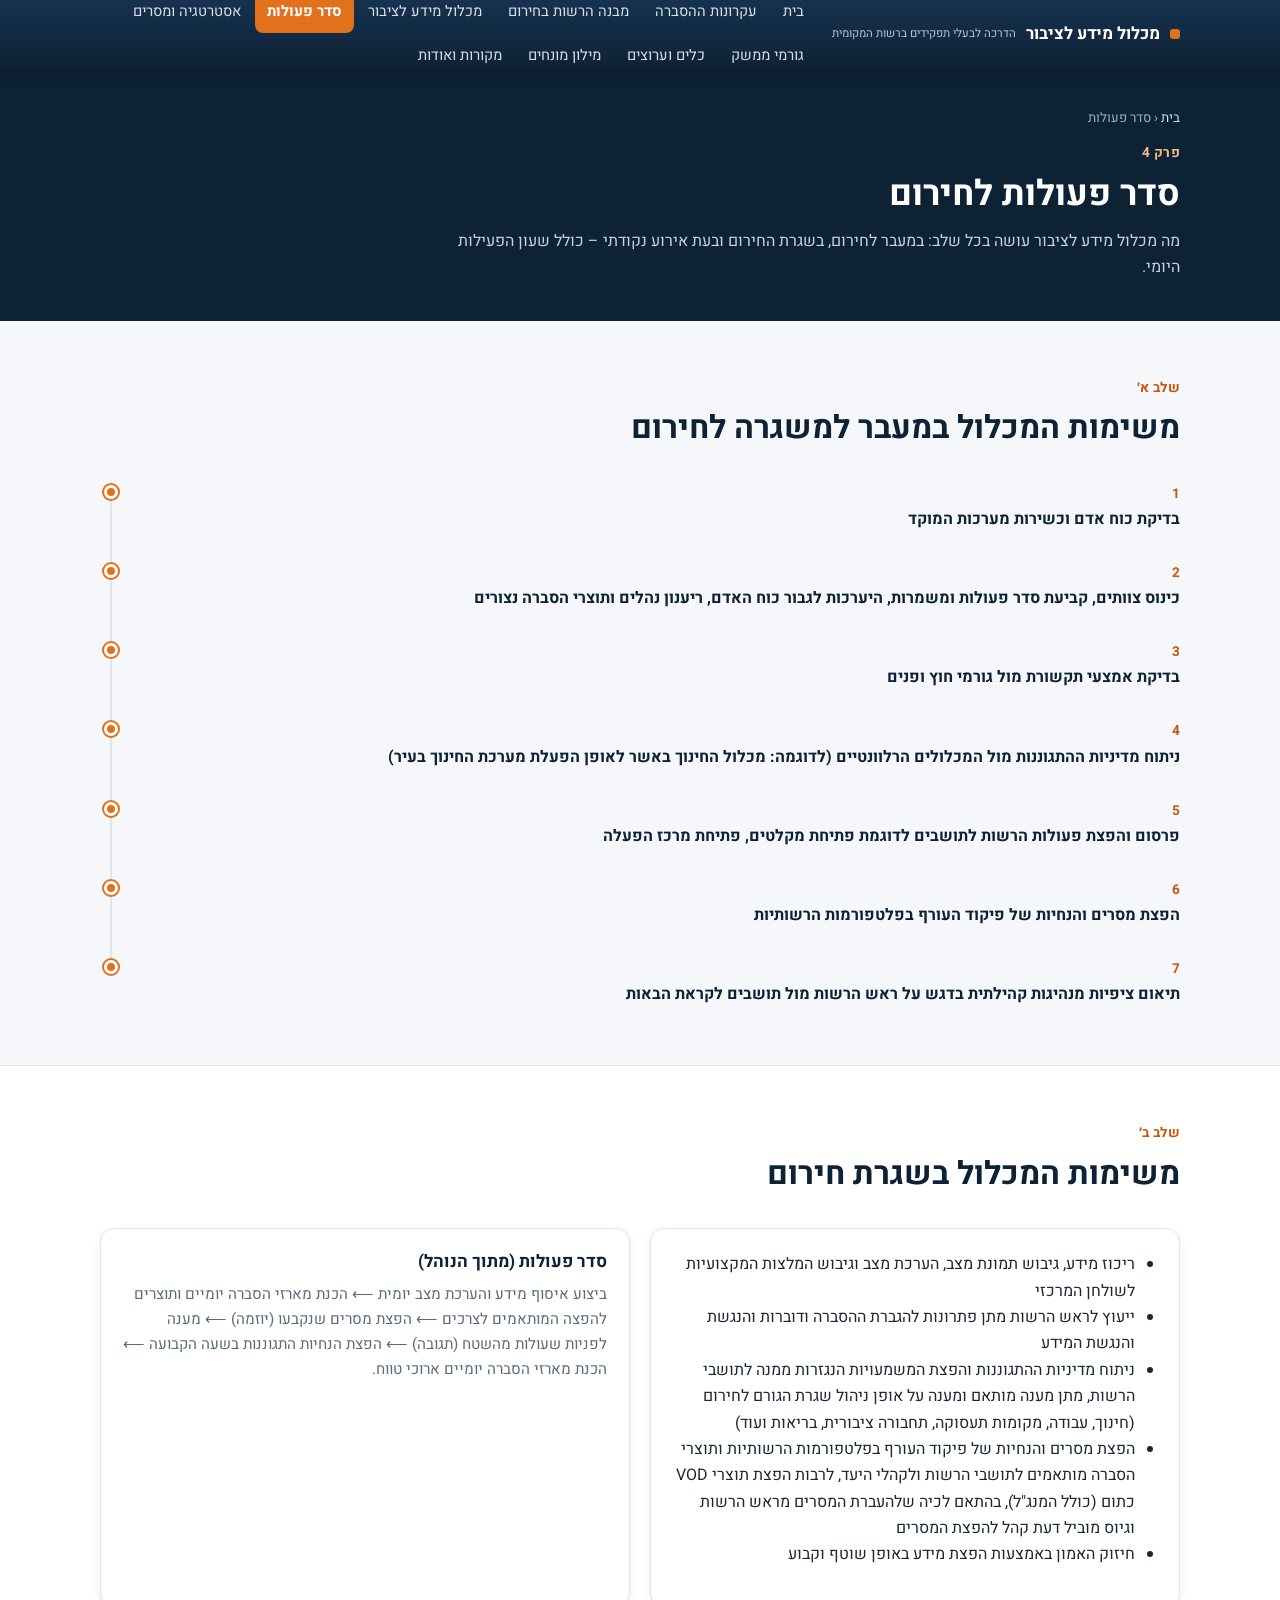
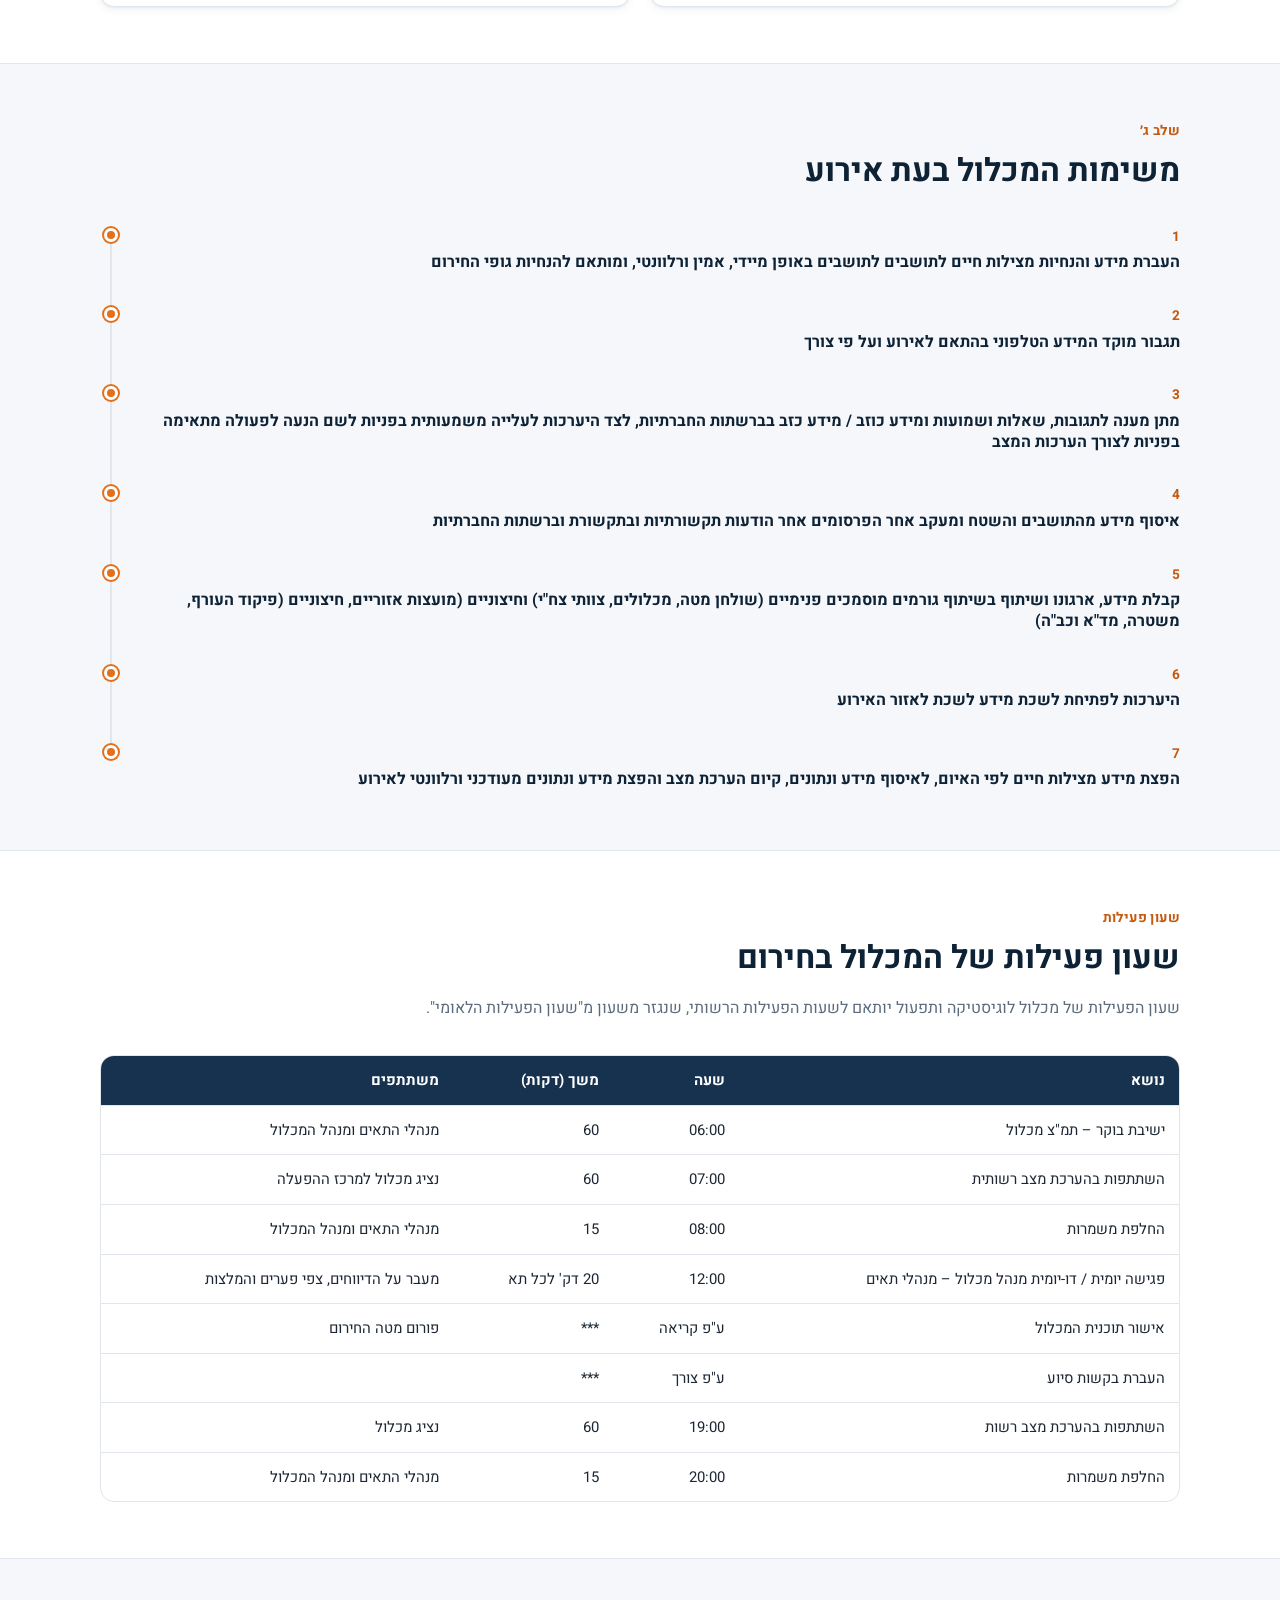
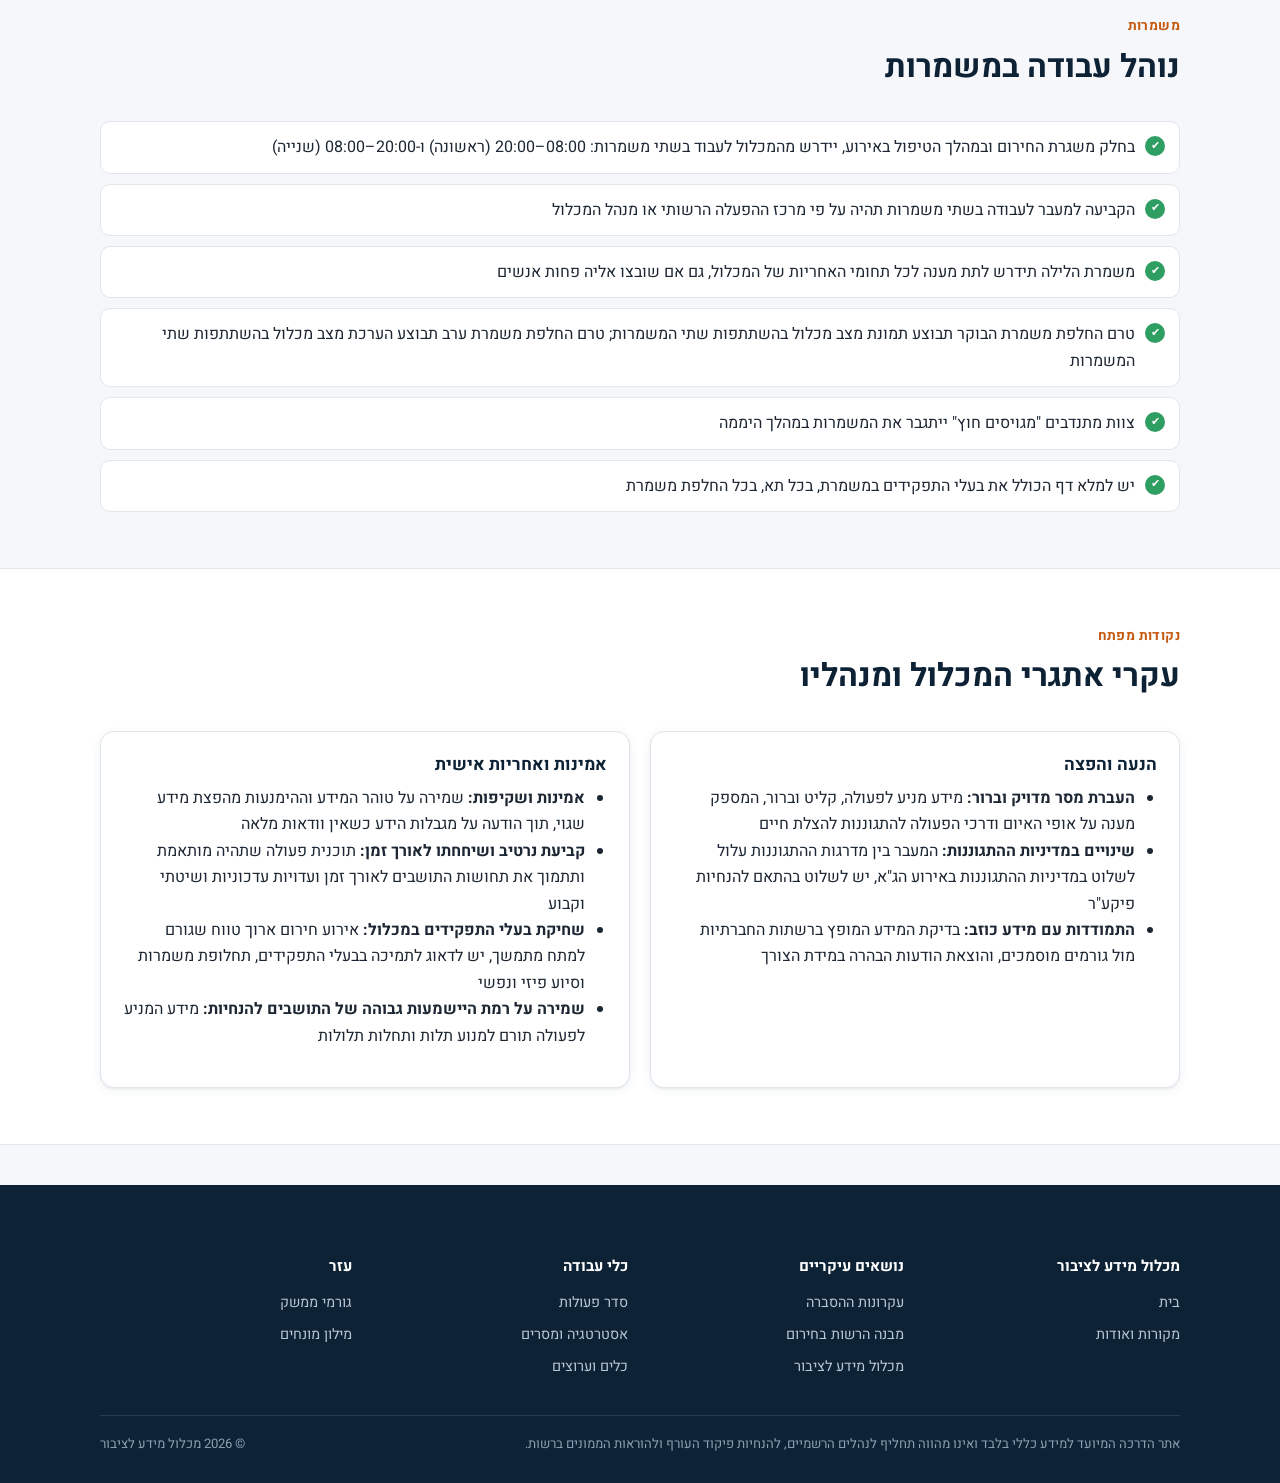
<file: procedures.html>
<!DOCTYPE html>
<html lang="he" dir="rtl">
<head>
<meta charset="UTF-8">
<meta name="viewport" content="width=device-width, initial-scale=1.0">
<title>סדר פעולות לחירום | מכלול מידע לציבור</title>
<meta name="description" content="מה עושים לפני חירום, במעבר לחירום, בשגרת חירום ובעת אירוע - כולל שעון פעילות יומי ונוהל משמרות במכלול מידע לציבור.">
<link rel="preconnect" href="https://fonts.googleapis.com">
<link href="https://fonts.googleapis.com/css2?family=Heebo:wght@400;500;700;800&display=swap" rel="stylesheet">
<link rel="stylesheet" href="css/style.css">
</head>
<body>

<header class="site-header">
  <div class="nav-bar">
    <a class="brand" href="index.html"><span class="dot"></span>מכלול מידע לציבור<small>הדרכה לבעלי תפקידים ברשות המקומית</small></a>
    <button class="nav-toggle" aria-label="פתיחת ניווט"></button>
    <nav class="main-nav">
      <a href="index.html">בית</a>
      <a href="principles.html">עקרונות ההסברה</a>
      <a href="structure.html">מבנה הרשות בחירום</a>
      <a href="info-unit.html">מכלול מידע לציבור</a>
      <a href="procedures.html">סדר פעולות</a>
      <a href="strategy.html">אסטרטגיה ומסרים</a>
      <a href="stakeholders.html">גורמי ממשק</a>
      <a href="tools.html">כלים וערוצים</a>
      <a href="glossary.html">מילון מונחים</a>
      <a href="about.html">מקורות ואודות</a>
    </nav>
  </div>
</header>

<div class="page-head">
  <div class="container">
    <div class="breadcrumb"><a href="index.html">בית</a> ‹ סדר פעולות</div>
    <span class="kicker">פרק 4</span>
    <h1>סדר פעולות לחירום</h1>
    <p>מה מכלול מידע לציבור עושה בכל שלב: במעבר לחירום, בשגרת החירום ובעת אירוע נקודתי – כולל שעון הפעילות היומי.</p>
  </div>
</div>

<section>
  <div class="container">
    <div class="section-head">
      <span class="kicker">שלב א׳</span>
      <h2>משימות המכלול במעבר למשגרה לחירום</h2>
    </div>
    <ol class="timeline">
      <li><span class="time">1</span><h4>בדיקת כוח אדם וכשירות מערכות המוקד</h4></li>
      <li><span class="time">2</span><h4>כינוס צוותים, קביעת סדר פעולות ומשמרות, היערכות לגבור כוח האדם, ריענון נהלים ותוצרי הסברה נצורים</h4></li>
      <li><span class="time">3</span><h4>בדיקת אמצעי תקשורת מול גורמי חוץ ופנים</h4></li>
      <li><span class="time">4</span><h4>ניתוח מדיניות ההתגוננות מול המכלולים הרלוונטיים (לדוגמה: מכלול החינוך באשר לאופן הפעלת מערכת החינוך בעיר)</h4></li>
      <li><span class="time">5</span><h4>פרסום והפצת פעולות הרשות לתושבים לדוגמת פתיחת מקלטים, פתיחת מרכז הפעלה</h4></li>
      <li><span class="time">6</span><h4>הפצת מסרים והנחיות של פיקוד העורף בפלטפורמות הרשותיות</h4></li>
      <li><span class="time">7</span><h4>תיאום ציפיות מנהיגות קהילתית בדגש על ראש הרשות מול תושבים לקראת הבאות</h4></li>
    </ol>
  </div>
</section>

<section class="alt">
  <div class="container">
    <div class="section-head">
      <span class="kicker">שלב ב׳</span>
      <h2>משימות המכלול בשגרת חירום</h2>
    </div>
    <div class="grid grid-2">
      <div class="card">
        <ul>
          <li>ריכוז מידע, גיבוש תמונת מצב, הערכת מצב וגיבוש המלצות המקצועיות לשולחן המרכזי</li>
          <li>ייעוץ לראש הרשות מתן פתרונות להגברת ההסברה ודוברות והנגשת והנגשת המידע</li>
          <li>ניתוח מדיניות ההתגוננות והפצת המשמעויות הנגזרות ממנה לתושבי הרשות, מתן מענה מותאם ומענה על אופן ניהול שגרת הגורם לחירום (חינוך, עבודה, מקומות תעסוקה, תחבורה ציבורית, בריאות ועוד)</li>
          <li>הפצת מסרים והנחיות של פיקוד העורף בפלטפורמות הרשותיות ותוצרי הסברה מותאמים לתושבי הרשות ולקהלי היעד, לרבות הפצת תוצרי VOD כתום (כולל המנג"ל), בהתאם לכיה שלהעברת המסרים מראש הרשות וגיוס מוביל דעת קהל להפצת המסרים</li>
          <li>חיזוק האמון באמצעות הפצת מידע באופן שוטף וקבוע</li>
        </ul>
      </div>
      <div class="card orange">
        <h3>סדר פעולות (מתוך הנוהל)</h3>
        <p>ביצוע איסוף מידע והערכת מצב יומית ⟵ הכנת מארזי הסברה יומיים ותוצרים להפצה המותאמים לצרכים ⟵ הפצת מסרים שנקבעו (יוזמה) ⟵ מענה לפניות שעולות מהשטח (תגובה) ⟵ הפצת הנחיות התגוננות בשעה הקבועה ⟵ הכנת מארזי הסברה יומיים ארוכי טווח.</p>
      </div>
    </div>
  </div>
</section>

<section>
  <div class="container">
    <div class="section-head">
      <span class="kicker">שלב ג׳</span>
      <h2>משימות המכלול בעת אירוע</h2>
    </div>
    <ol class="timeline">
      <li><span class="time">1</span><h4>העברת מידע והנחיות מצילות חיים לתושבים לתושבים באופן מיידי, אמין ורלוונטי, ומותאם להנחיות גופי החירום</h4></li>
      <li><span class="time">2</span><h4>תגבור מוקד המידע הטלפוני בהתאם לאירוע ועל פי צורך</h4></li>
      <li><span class="time">3</span><h4>מתן מענה לתגובות, שאלות ושמועות ומידע כוזב / מידע כזב בברשתות החברתיות, לצד היערכות לעלייה משמעותית בפניות לשם הנעה לפעולה מתאימה בפניות לצורך הערכות המצב</h4></li>
      <li><span class="time">4</span><h4>איסוף מידע מהתושבים והשטח ומעקב אחר הפרסומים אחר הודעות תקשורתיות ובתקשורת וברשתות החברתיות</h4></li>
      <li><span class="time">5</span><h4>קבלת מידע, ארגונו ושיתוף בשיתוף גורמים מוסמכים פנימיים (שולחן מטה, מכלולים, צוותי צח"י) וחיצוניים (מועצות אזוריים, חיצוניים (פיקוד העורף, משטרה, מד"א וכב"ה)</h4></li>
      <li><span class="time">6</span><h4>היערכות לפתיחת לשכת מידע לשכת לאזור האירוע</h4></li>
      <li><span class="time">7</span><h4>הפצת מידע מצילות חיים לפי האיום, לאיסוף מידע ונתונים, קיום הערכת מצב והפצת מידע ונתונים מעודכני ורלוונטי לאירוע</h4></li>
    </ol>
  </div>
</section>

<section class="alt">
  <div class="container">
    <div class="section-head">
      <span class="kicker">שעון פעילות</span>
      <h2>שעון פעילות של המכלול בחירום</h2>
      <p>שעון הפעילות של מכלול לוגיסטיקה ותפעול יותאם לשעות הפעילות הרשותי, שנגזר משעון מ"שעון הפעילות הלאומי".</p>
    </div>
    <div class="table-wrap">
      <table>
        <thead><tr><th>נושא</th><th>שעה</th><th>משך (דקות)</th><th>משתתפים</th></tr></thead>
        <tbody>
          <tr><td>ישיבת בוקר – תמ"צ מכלול</td><td>06:00</td><td>60</td><td>מנהלי התאים ומנהל המכלול</td></tr>
          <tr><td>השתתפות בהערכת מצב רשותית</td><td>07:00</td><td>60</td><td>נציג מכלול למרכז ההפעלה</td></tr>
          <tr><td>החלפת משמרות</td><td>08:00</td><td>15</td><td>מנהלי התאים ומנהל המכלול</td></tr>
          <tr><td>פגישה יומית / דו-יומית מנהל מכלול – מנהלי תאים</td><td>12:00</td><td>20 דק' לכל תא</td><td>מעבר על הדיווחים, צפי פערים והמלצות</td></tr>
          <tr><td>אישור תוכנית המכלול</td><td>ע"פ קריאה</td><td>***</td><td>פורום מטה החירום</td></tr>
          <tr><td>העברת בקשות סיוע</td><td>ע"פ צורך</td><td>***</td><td>&nbsp;</td></tr>
          <tr><td>השתתפות בהערכת מצב רשות</td><td>19:00</td><td>60</td><td>נציג מכלול</td></tr>
          <tr><td>החלפת משמרות</td><td>20:00</td><td>15</td><td>מנהלי התאים ומנהל המכלול</td></tr>
        </tbody>
      </table>
    </div>
  </div>
</section>

<section>
  <div class="container">
    <div class="section-head">
      <span class="kicker">משמרות</span>
      <h2>נוהל עבודה במשמרות</h2>
    </div>
    <ul class="checklist">
      <li>בחלק משגרת החירום ובמהלך הטיפול באירוע, יידרש מהמכלול לעבוד בשתי משמרות: 08:00–20:00 (ראשונה) ו-20:00–08:00 (שנייה)</li>
      <li>הקביעה למעבר לעבודה בשתי משמרות תהיה על פי מרכז ההפעלה הרשותי או מנהל המכלול</li>
      <li>משמרת הלילה תידרש לתת מענה לכל תחומי האחריות של המכלול, גם אם שובצו אליה פחות אנשים</li>
      <li>טרם החלפת משמרת הבוקר תבוצע תמונת מצב מכלול בהשתתפות שתי המשמרות; טרם החלפת משמרת ערב תבוצע הערכת מצב מכלול בהשתתפות שתי המשמרות</li>
      <li>צוות מתנדבים "מגויסים חוץ" ייתגבר את המשמרות במהלך היממה</li>
      <li>יש למלא דף הכולל את בעלי התפקידים במשמרת, בכל תא, בכל החלפת משמרת</li>
    </ul>
  </div>
</section>

<section class="alt">
  <div class="container">
    <div class="section-head">
      <span class="kicker">נקודות מפתח</span>
      <h2>עקרי אתגרי המכלול ומנהליו</h2>
    </div>
    <div class="grid grid-2">
      <div class="card">
        <h3>הנעה והפצה</h3>
        <ul>
          <li><b>העברת מסר מדויק וברור:</b> מידע מניע לפעולה, קליט וברור, המספק מענה על אופי האיום ודרכי הפעולה להתגוננות להצלת חיים</li>
          <li><b>שינויים במדיניות ההתגוננות:</b> המעבר בין מדרגות ההתגוננות עלול לשלוט במדיניות ההתגוננות באירוע הג"א, יש לשלוט בהתאם להנחיות פיקע"ר</li>
          <li><b>התמודדות עם מידע כוזב:</b> בדיקת המידע המופץ ברשתות החברתיות מול גורמים מוסמכים, והוצאת הודעות הבהרה במידת הצורך</li>
        </ul>
      </div>
      <div class="card orange">
        <h3>אמינות ואחריות אישית</h3>
        <ul>
          <li><b>אמינות ושקיפות:</b> שמירה על טוהר המידע וההימנעות מהפצת מידע שגוי, תוך הודעה על מגבלות הידע כשאין וודאות מלאה</li>
          <li><b>קביעת נרטיב ושיחחתו לאורך זמן:</b> תוכנית פעולה שתהיה מותאמת ותתמוך את תחושות התושבים לאורך זמן ועדויות עדכוניות ושיטתי וקבוע</li>
          <li><b>שחיקת בעלי התפקידים במכלול:</b> אירוע חירום ארוך טווח שגורם למתח מתמשך, יש לדאוג לתמיכה בבעלי התפקידים, תחלופת משמרות וסיוע פיזי ונפשי</li>
          <li><b>שמירה על רמת היישמעות גבוהה של התושבים להנחיות:</b> מידע המניע לפעולה תורם למנוע תלות ותחלות תלולות</li>
        </ul>
      </div>
    </div>
  </div>
</section>

<footer class="site-footer">
  <div class="container">
    <div class="footer-grid">
      <div><h5>מכלול מידע לציבור</h5><a href="index.html">בית</a><a href="about.html">מקורות ואודות</a></div>
      <div><h5>נושאים עיקריים</h5><a href="principles.html">עקרונות ההסברה</a><a href="structure.html">מבנה הרשות בחירום</a><a href="info-unit.html">מכלול מידע לציבור</a></div>
      <div><h5>כלי עבודה</h5><a href="procedures.html">סדר פעולות</a><a href="strategy.html">אסטרטגיה ומסרים</a><a href="tools.html">כלים וערוצים</a></div>
      <div><h5>עזר</h5><a href="stakeholders.html">גורמי ממשק</a><a href="glossary.html">מילון מונחים</a></div>
    </div>
    <div class="footer-bottom">
      <span>אתר הדרכה המיועד למידע כללי בלבד ואינו מהווה תחליף לנהלים הרשמיים, להנחיות פיקוד העורף ולהוראות הממונים ברשות.</span>
      <span>&copy; <span data-year></span> מכלול מידע לציבור</span>
    </div>
  </div>
</footer>

<script src="js/main.js"></script>
</body>
</html>
</file>
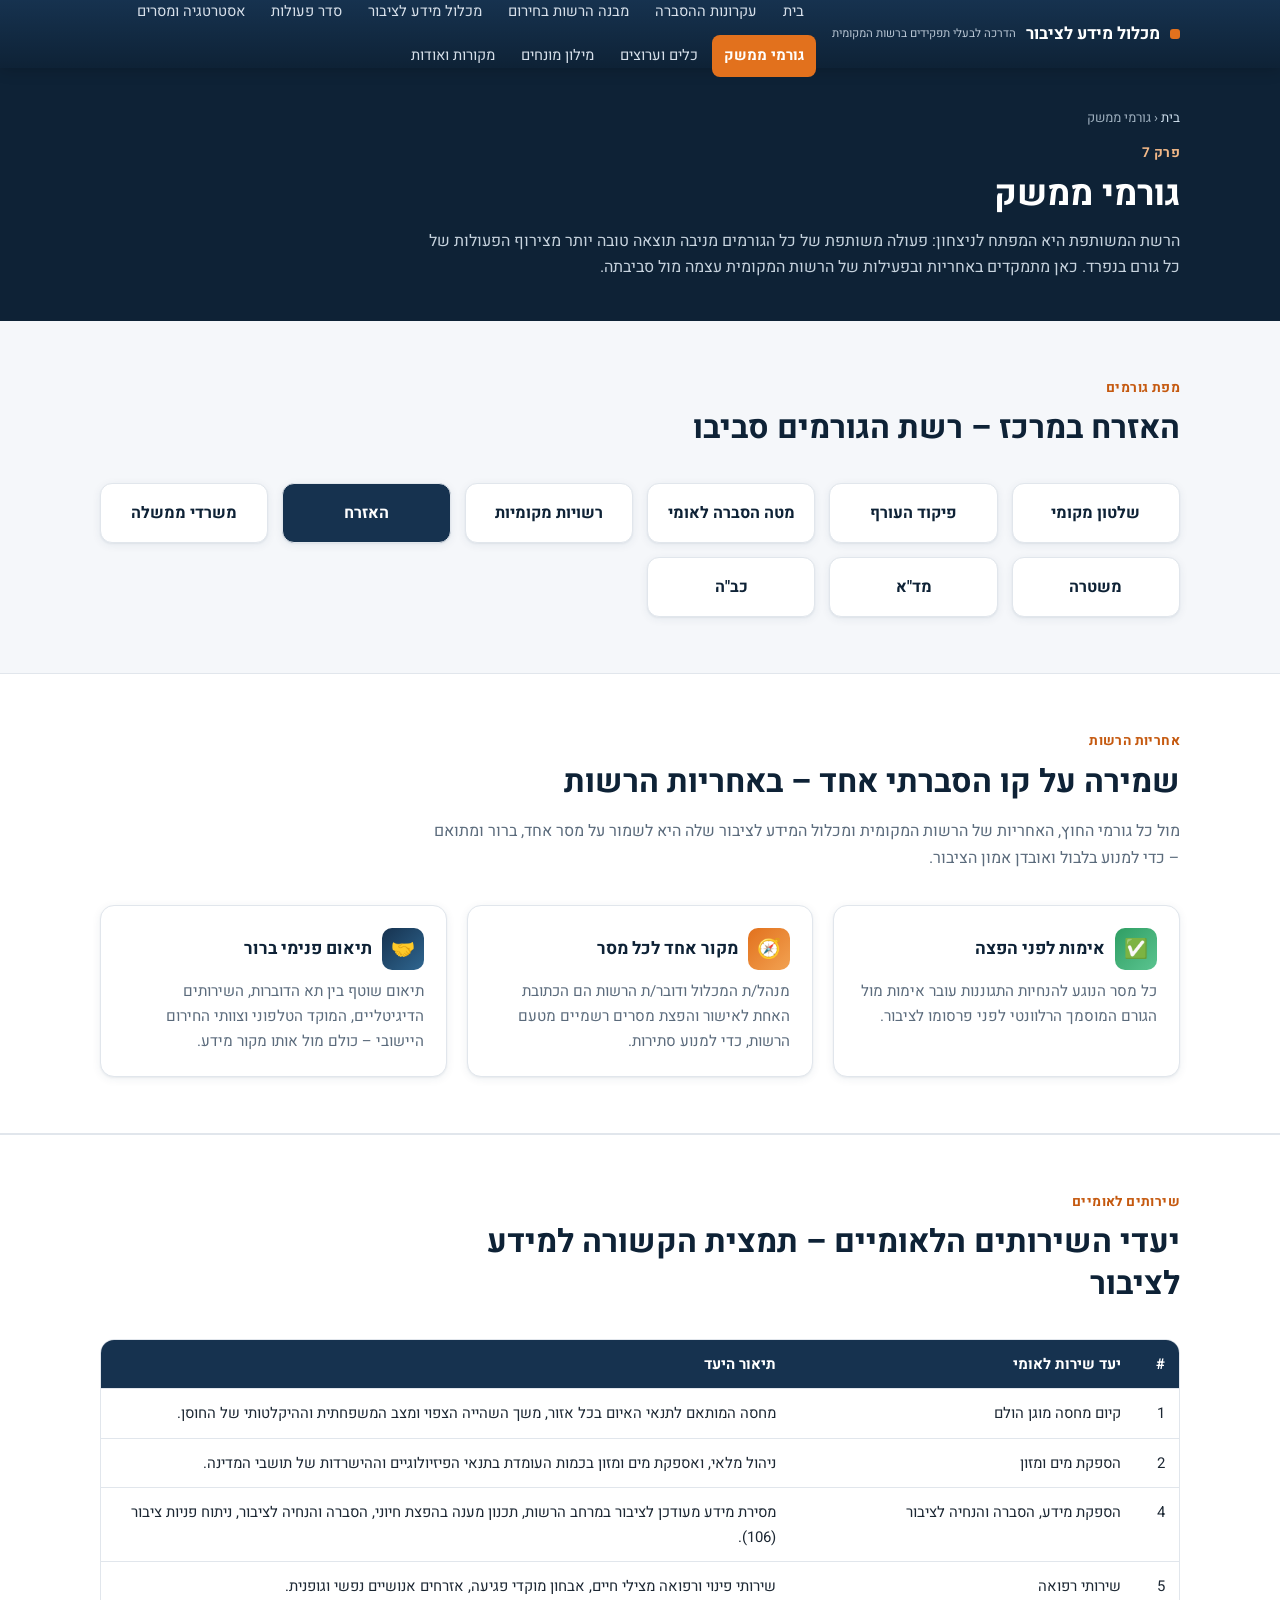
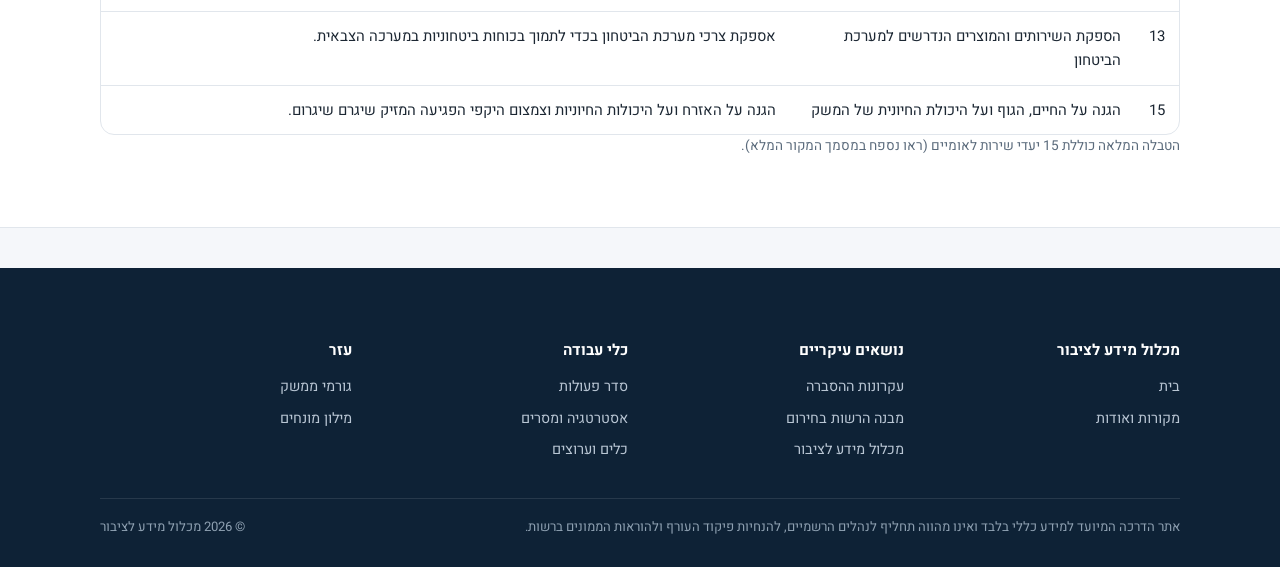
<file: stakeholders.html>
<!DOCTYPE html>
<html lang="he" dir="rtl">
<head>
<meta charset="UTF-8">
<meta name="viewport" content="width=device-width, initial-scale=1.0">
<title>גורמי ממשק | מכלול מידע לציבור</title>
<meta name="description" content="כיצד הרשות המקומית ומכלול המידע לציבור שלה פועלים מול גורמי חוץ, ומה האחריות הפנימית של הרשות לשמירה על קו הסברתי אחד.">
<link rel="preconnect" href="https://fonts.googleapis.com">
<link href="https://fonts.googleapis.com/css2?family=Heebo:wght@400;500;700;800&display=swap" rel="stylesheet">
<link rel="stylesheet" href="css/style.css">
</head>
<body>

<header class="site-header">
  <div class="nav-bar">
    <a class="brand" href="index.html"><span class="dot"></span>מכלול מידע לציבור<small>הדרכה לבעלי תפקידים ברשות המקומית</small></a>
    <button class="nav-toggle" aria-label="פתיחת ניווט"></button>
    <nav class="main-nav">
      <a href="index.html">בית</a>
      <a href="principles.html">עקרונות ההסברה</a>
      <a href="structure.html">מבנה הרשות בחירום</a>
      <a href="info-unit.html">מכלול מידע לציבור</a>
      <a href="procedures.html">סדר פעולות</a>
      <a href="strategy.html">אסטרטגיה ומסרים</a>
      <a href="stakeholders.html">גורמי ממשק</a>
      <a href="tools.html">כלים וערוצים</a>
      <a href="glossary.html">מילון מונחים</a>
      <a href="about.html">מקורות ואודות</a>
    </nav>
  </div>
</header>

<div class="page-head">
  <div class="container">
    <div class="breadcrumb"><a href="index.html">בית</a> ‹ גורמי ממשק</div>
    <span class="kicker">פרק 7</span>
    <h1>גורמי ממשק</h1>
    <p>הרשת המשותפת היא המפתח לניצחון: פעולה משותפת של כל הגורמים מניבה תוצאה טובה יותר מצירוף הפעולות של כל גורם בנפרד. כאן מתמקדים באחריות ובפעילות של הרשות המקומית עצמה מול סביבתה.</p>
  </div>
</div>

<section>
  <div class="container">
    <div class="section-head">
      <span class="kicker">מפת גורמים</span>
      <h2>האזרח במרכז – רשת הגורמים סביבו</h2>
    </div>
    <div class="network">
      <div class="node">שלטון מקומי</div>
      <div class="node">פיקוד העורף</div>
      <div class="node">מטה הסברה לאומי</div>
      <div class="node">רשויות מקומיות</div>
      <div class="node center">האזרח</div>
      <div class="node">משרדי ממשלה</div>
      <div class="node">משטרה</div>
      <div class="node">מד"א</div>
      <div class="node">כב"ה</div>
    </div>
  </div>
</section>

<section class="alt">
  <div class="container">
    <div class="section-head">
      <span class="kicker">אחריות הרשות</span>
      <h2>שמירה על קו הסברתי אחד – באחריות הרשות</h2>
      <p>מול כל גורמי החוץ, האחריות של הרשות המקומית ומכלול המידע לציבור שלה היא לשמור על מסר אחד, ברור ומתואם – כדי למנוע בלבול ואובדן אמון הציבור.</p>
    </div>
    <div class="grid grid-3">
      <div class="card green">
        <h3><span class="icon">✅</span>אימות לפני הפצה</h3>
        <p>כל מסר הנוגע להנחיות התגוננות עובר אימות מול הגורם המוסמך הרלוונטי לפני פרסומו לציבור.</p>
      </div>
      <div class="card orange">
        <h3><span class="icon">🧭</span>מקור אחד לכל מסר</h3>
        <p>מנהל/ת המכלול ודובר/ת הרשות הם הכתובת האחת לאישור והפצת מסרים רשמיים מטעם הרשות, כדי למנוע סתירות.</p>
      </div>
      <div class="card">
        <h3><span class="icon">🤝</span>תיאום פנימי ברור</h3>
        <p>תיאום שוטף בין תא הדוברות, השירותים הדיגיטליים, המוקד הטלפוני וצוותי החירום היישובי – כולם מול אותו מקור מידע.</p>
      </div>
    </div>
  </div>
</section>

<section class="alt">
  <div class="container">
    <div class="section-head">
      <span class="kicker">שירותים לאומיים</span>
      <h2>יעדי השירותים הלאומיים – תמצית הקשורה למידע לציבור</h2>
    </div>
    <div class="table-wrap">
      <table>
        <thead><tr><th>#</th><th>יעד שירות לאומי</th><th>תיאור היעד</th></tr></thead>
        <tbody>
          <tr><td>1</td><td>קיום מחסה מוגן הולם</td><td>מחסה המותאם לתנאי האיום בכל אזור, משך השהייה הצפוי ומצב המשפחתית וההיקלטותי של החוסן.</td></tr>
          <tr><td>2</td><td>הספקת מים ומזון</td><td>ניהול מלאי, ואספקת מים ומזון בכמות העומדת בתנאי הפיזיולוגיים וההישרדות של תושבי המדינה.</td></tr>
          <tr><td>4</td><td>הספקת מידע, הסברה והנחיה לציבור</td><td>מסירת מידע מעודכן לציבור במרחב הרשות, תכנון מענה בהפצת חיוני, הסברה והנחיה לציבור, ניתוח פניות ציבור (106).</td></tr>
          <tr><td>5</td><td>שירותי רפואה</td><td>שירותי פינוי ורפואה מצילי חיים, אבחון מוקדי פגיעה, אזרחים אנושיים נפשי וגופנית.</td></tr>
          <tr><td>13</td><td>הספקת השירותים והמוצרים הנדרשים למערכת הביטחון</td><td>אספקת צרכי מערכת הביטחון בכדי לתמוך בכוחות ביטחוניות במערכה הצבאית.</td></tr>
          <tr><td>15</td><td>הגנה על החיים, הגוף ועל היכולת החיונית של המשק</td><td>הגנה על האזרח ועל היכולות החיוניות וצמצום היקפי הפגיעה המזיק שיגרם שיגרום.</td></tr>
        </tbody>
      </table>
    </div>
    <p class="small muted">הטבלה המלאה כוללת 15 יעדי שירות לאומיים (ראו נספח במסמך המקור המלא).</p>
  </div>
</section>

<footer class="site-footer">
  <div class="container">
    <div class="footer-grid">
      <div><h5>מכלול מידע לציבור</h5><a href="index.html">בית</a><a href="about.html">מקורות ואודות</a></div>
      <div><h5>נושאים עיקריים</h5><a href="principles.html">עקרונות ההסברה</a><a href="structure.html">מבנה הרשות בחירום</a><a href="info-unit.html">מכלול מידע לציבור</a></div>
      <div><h5>כלי עבודה</h5><a href="procedures.html">סדר פעולות</a><a href="strategy.html">אסטרטגיה ומסרים</a><a href="tools.html">כלים וערוצים</a></div>
      <div><h5>עזר</h5><a href="stakeholders.html">גורמי ממשק</a><a href="glossary.html">מילון מונחים</a></div>
    </div>
    <div class="footer-bottom">
      <span>אתר הדרכה המיועד למידע כללי בלבד ואינו מהווה תחליף לנהלים הרשמיים, להנחיות פיקוד העורף ולהוראות הממונים ברשות.</span>
      <span>&copy; <span data-year></span> מכלול מידע לציבור</span>
    </div>
  </div>
</footer>

<script src="js/main.js"></script>
</body>
</html>
</file>
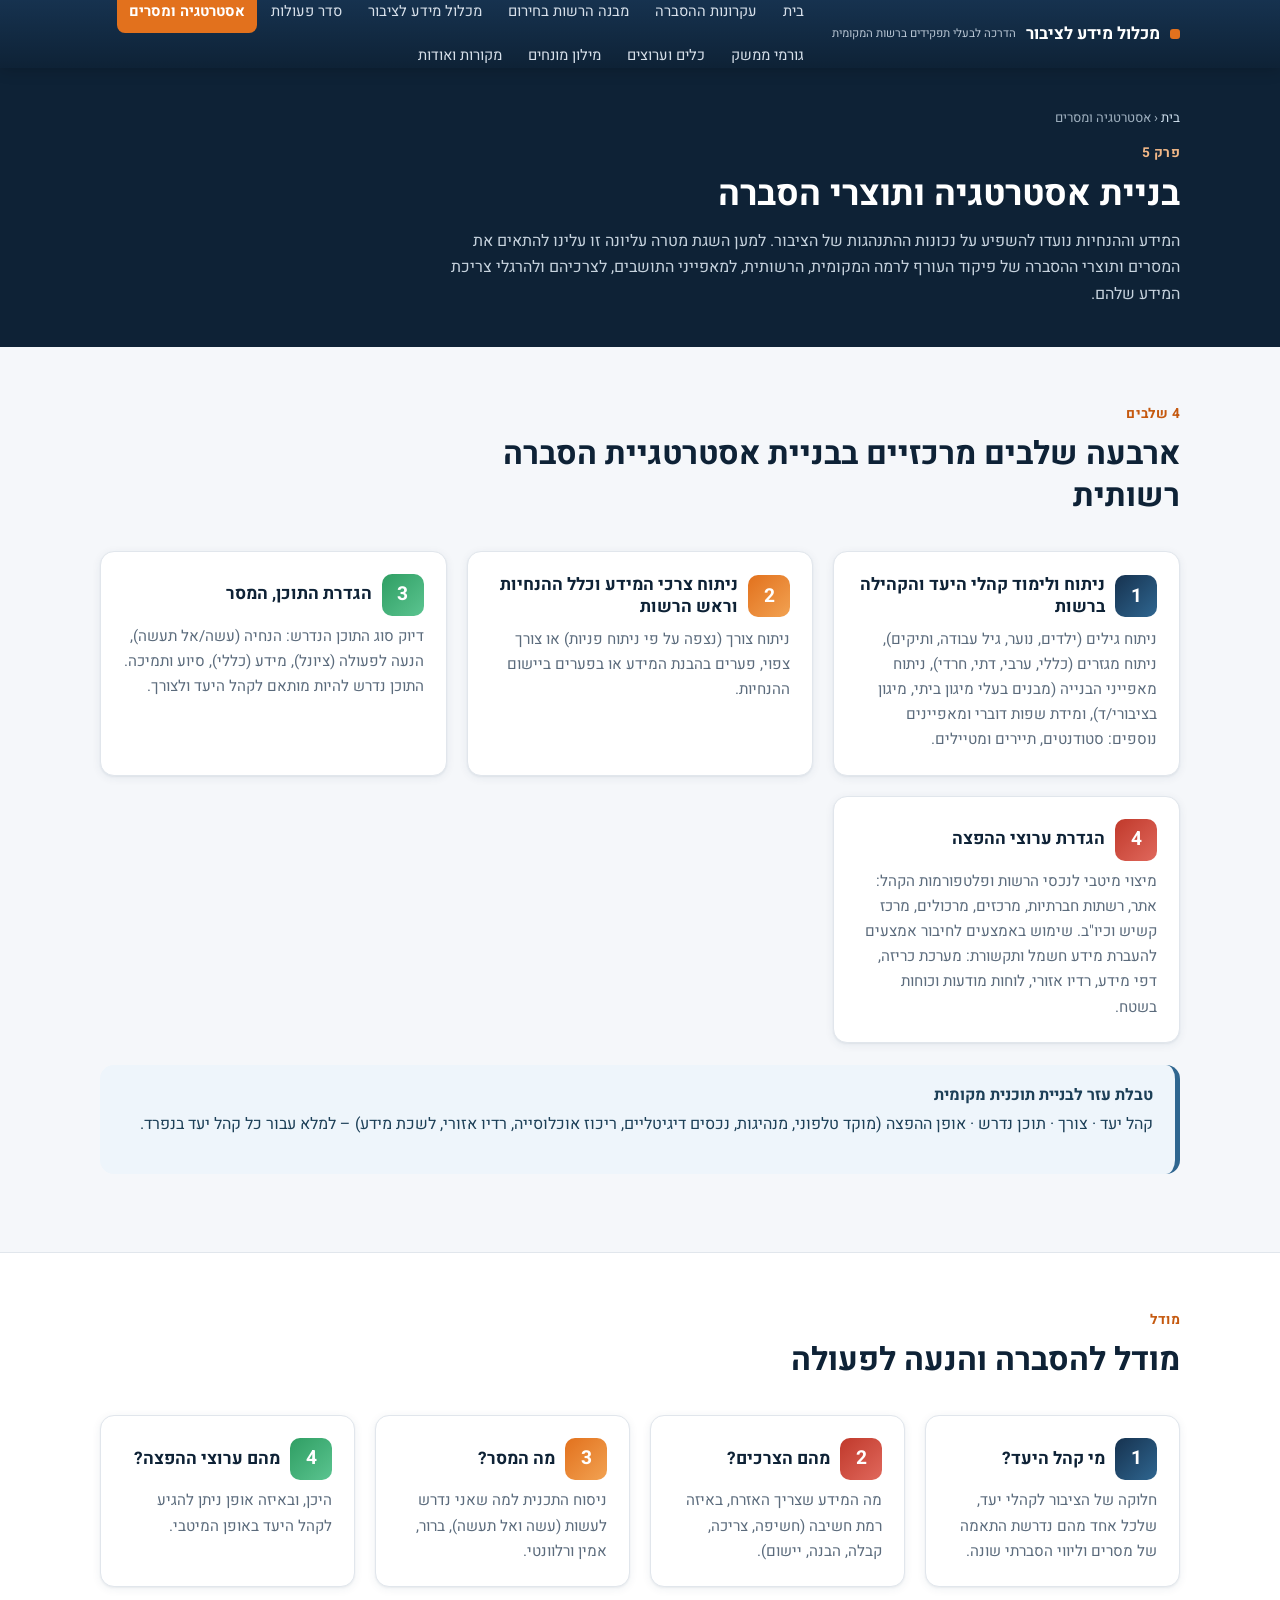
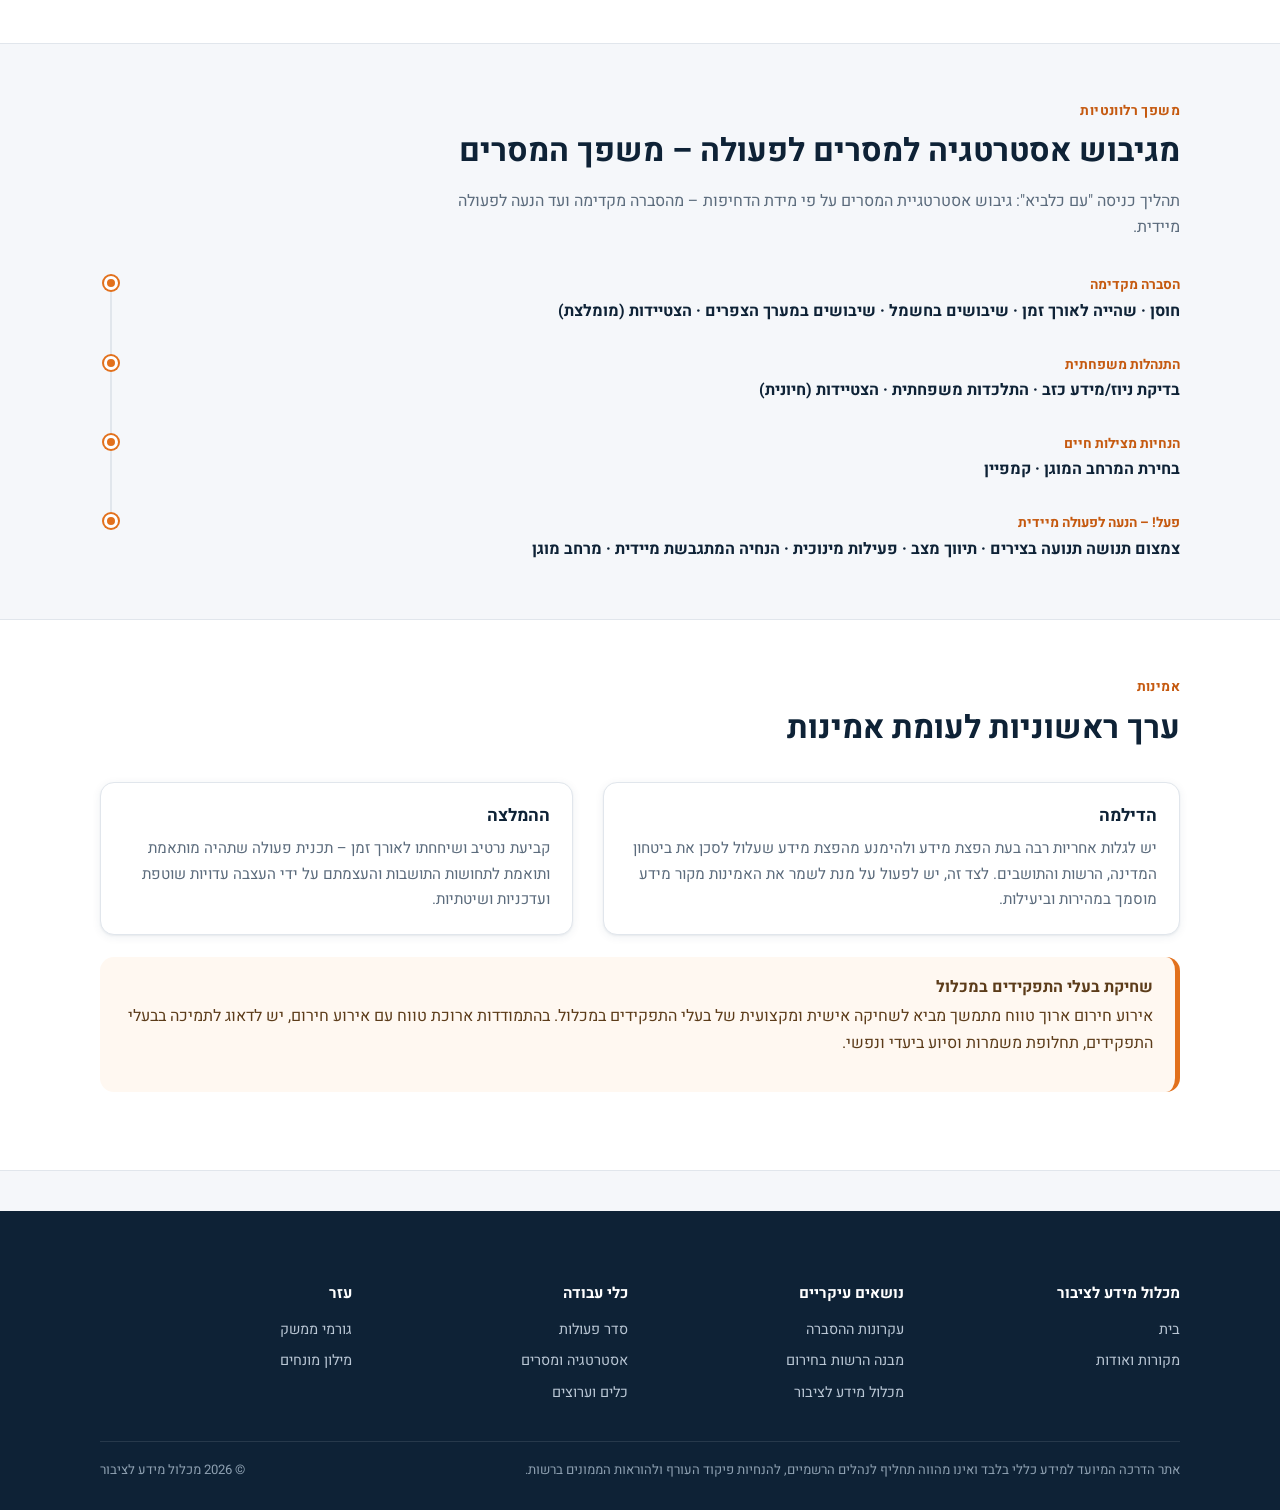
<file: strategy.html>
<!DOCTYPE html>
<html lang="he" dir="rtl">
<head>
<meta charset="UTF-8">
<meta name="viewport" content="width=device-width, initial-scale=1.0">
<title>אסטרטגיה ומסרים | מכלול מידע לציבור</title>
<meta name="description" content="כיצד בונים אסטרטגיית הסברה רשותית ב-4 צעדים, מגדירים קהל יעד, תוכן ומסר, ובוחרים את ערוצי ההפצה הנכונים.">
<link rel="preconnect" href="https://fonts.googleapis.com">
<link href="https://fonts.googleapis.com/css2?family=Heebo:wght@400;500;700;800&display=swap" rel="stylesheet">
<link rel="stylesheet" href="css/style.css">
</head>
<body>

<header class="site-header">
  <div class="nav-bar">
    <a class="brand" href="index.html"><span class="dot"></span>מכלול מידע לציבור<small>הדרכה לבעלי תפקידים ברשות המקומית</small></a>
    <button class="nav-toggle" aria-label="פתיחת ניווט"></button>
    <nav class="main-nav">
      <a href="index.html">בית</a>
      <a href="principles.html">עקרונות ההסברה</a>
      <a href="structure.html">מבנה הרשות בחירום</a>
      <a href="info-unit.html">מכלול מידע לציבור</a>
      <a href="procedures.html">סדר פעולות</a>
      <a href="strategy.html">אסטרטגיה ומסרים</a>
      <a href="stakeholders.html">גורמי ממשק</a>
      <a href="tools.html">כלים וערוצים</a>
      <a href="glossary.html">מילון מונחים</a>
      <a href="about.html">מקורות ואודות</a>
    </nav>
  </div>
</header>

<div class="page-head">
  <div class="container">
    <div class="breadcrumb"><a href="index.html">בית</a> ‹ אסטרטגיה ומסרים</div>
    <span class="kicker">פרק 5</span>
    <h1>בניית אסטרטגיה ותוצרי הסברה</h1>
    <p>המידע וההנחיות נועדו להשפיע על נכונות ההתנהגות של הציבור. למען השגת מטרה עליונה זו עלינו להתאים את המסרים ותוצרי ההסברה של פיקוד העורף לרמה המקומית, הרשותית, למאפייני התושבים, לצרכיהם ולהרגלי צריכת המידע שלהם.</p>
  </div>
</div>

<section>
  <div class="container">
    <div class="section-head">
      <span class="kicker">4 שלבים</span>
      <h2>ארבעה שלבים מרכזיים בבניית אסטרטגיית הסברה רשותית</h2>
    </div>
    <div class="grid grid-2">
      <div class="card">
        <h3><span class="icon">1</span>ניתוח ולימוד קהלי היעד והקהילה ברשות</h3>
        <p>ניתוח גילים (ילדים, נוער, גיל עבודה, ותיקים), ניתוח מגזרים (כללי, ערבי, דתי, חרדי), ניתוח מאפייני הבנייה (מבנים בעלי מיגון ביתי, מיגון בציבורי/ד), ומידת שפות דוברי ומאפיינים נוספים: סטודנטים, תיירים ומטיילים.</p>
      </div>
      <div class="card orange">
        <h3><span class="icon">2</span>ניתוח צרכי המידע וכלל ההנחיות וראש הרשות</h3>
        <p>ניתוח צורך (נצפה על פי ניתוח פניות) או צורך צפוי, פערים בהבנת המידע או בפערים ביישום ההנחיות.</p>
      </div>
      <div class="card green">
        <h3><span class="icon">3</span>הגדרת התוכן, המסר</h3>
        <p>דיוק סוג התוכן הנדרש: הנחיה (עשה/אל תעשה), הנעה לפעולה (ציונל), מידע (כללי), סיוע ותמיכה. התוכן נדרש להיות מותאם לקהל היעד ולצורך.</p>
      </div>
      <div class="card red">
        <h3><span class="icon">4</span>הגדרת ערוצי ההפצה</h3>
        <p>מיצוי מיטבי לנכסי הרשות ופלטפורמות הקהל: אתר, רשתות חברתיות, מרכזים, מרכולים, מרכז קשיש וכיו"ב. שימוש באמצעים לחיבור אמצעים להעברת מידע חשמל ותקשורת: מערכת כריזה, דפי מידע, רדיו אזורי, לוחות מודעות וכוחות בשטח.</p>
      </div>
    </div>

    <div class="callout blue">
      <h4>טבלת עזר לבניית תוכנית מקומית</h4>
      <p class="mt-0">קהל יעד · צורך · תוכן נדרש · אופן ההפצה (מוקד טלפוני, מנהיגות, נכסים דיגיטליים, ריכוז אוכלוסייה, רדיו אזורי, לשכת מידע) – למלא עבור כל קהל יעד בנפרד.</p>
    </div>
  </div>
</section>

<section class="alt">
  <div class="container">
    <div class="section-head">
      <span class="kicker">מודל</span>
      <h2>מודל להסברה והנעה לפעולה</h2>
    </div>
    <div class="grid grid-4">
      <div class="card"><h3><span class="icon">1</span>מי קהל היעד?</h3><p>חלוקה של הציבור לקהלי יעד, שלכל אחד מהם נדרשת התאמה של מסרים וליווי הסברתי שונה.</p></div>
      <div class="card red"><h3><span class="icon">2</span>מהם הצרכים?</h3><p>מה המידע שצריך האזרח, באיזה רמת חשיבה (חשיפה, צריכה, קבלה, הבנה, יישום).</p></div>
      <div class="card orange"><h3><span class="icon">3</span>מה המסר?</h3><p>ניסוח התכנית למה שאני נדרש לעשות (עשה ואל תעשה), ברור, אמין ורלוונטי.</p></div>
      <div class="card green"><h3><span class="icon">4</span>מהם ערוצי ההפצה?</h3><p>היכן, ובאיזה אופן ניתן להגיע לקהל היעד באופן המיטבי.</p></div>
    </div>
  </div>
</section>

<section>
  <div class="container">
    <div class="section-head">
      <span class="kicker">משפך רלוונטיות</span>
      <h2>מגיבוש אסטרטגיה למסרים לפעולה – משפך המסרים</h2>
      <p>תהליך כניסה "עם כלביא": גיבוש אסטרטגיית המסרים על פי מידת הדחיפות – מהסברה מקדימה ועד הנעה לפעולה מיידית.</p>
    </div>
    <ol class="timeline">
      <li><span class="time">הסברה מקדימה</span><h4>חוסן · שהייה לאורך זמן · שיבושים בחשמל · שיבושים במערך הצפרים · הצטיידות (מומלצת)</h4></li>
      <li><span class="time">התנהלות משפחתית</span><h4>בדיקת ניוז/מידע כזב · התלכדות משפחתית · הצטיידות (חיונית)</h4></li>
      <li><span class="time">הנחיות מצילות חיים</span><h4>בחירת המרחב המוגן · קמפיין</h4></li>
      <li><span class="time">פעל! – הנעה לפעולה מיידית</span><h4>צמצום תנושה תנועה בצירים · תיווך מצב · פעילות מינוכית · הנחיה המתגבשת מיידית · מרחב מוגן</h4></li>
    </ol>
  </div>
</section>

<section class="alt">
  <div class="container">
    <div class="section-head">
      <span class="kicker">אמינות</span>
      <h2>ערך ראשוניות לעומת אמינות</h2>
    </div>
    <div class="two-col">
      <div class="card">
        <h3>הדילמה</h3>
        <p>יש לגלות אחריות רבה בעת הפצת מידע ולהימנע מהפצת מידע שעלול לסכן את ביטחון המדינה, הרשות והתושבים. לצד זה, יש לפעול על מנת לשמר את האמינות מקור מידע מוסמך במהירות וביעילות.</p>
      </div>
      <div class="card orange">
        <h3>ההמלצה</h3>
        <p>קביעת נרטיב ושיחחתו לאורך זמן – תכנית פעולה שתהיה מותאמת ותואמת לתחושות התושבות והעצמתם על ידי העצבה עדויות שוטפת ועדכניות ושיטתיות.</p>
      </div>
    </div>
    <div class="callout">
      <h4>שחיקת בעלי התפקידים במכלול</h4>
      <p class="mt-0">אירוע חירום ארוך טווח מתמשך מביא לשחיקה אישית ומקצועית של בעלי התפקידים במכלול. בהתמודדות ארוכת טווח עם אירוע חירום, יש לדאוג לתמיכה בבעלי התפקידים, תחלופת משמרות וסיוע ביעדי ונפשי.</p>
    </div>
  </div>
</section>

<footer class="site-footer">
  <div class="container">
    <div class="footer-grid">
      <div><h5>מכלול מידע לציבור</h5><a href="index.html">בית</a><a href="about.html">מקורות ואודות</a></div>
      <div><h5>נושאים עיקריים</h5><a href="principles.html">עקרונות ההסברה</a><a href="structure.html">מבנה הרשות בחירום</a><a href="info-unit.html">מכלול מידע לציבור</a></div>
      <div><h5>כלי עבודה</h5><a href="procedures.html">סדר פעולות</a><a href="strategy.html">אסטרטגיה ומסרים</a><a href="tools.html">כלים וערוצים</a></div>
      <div><h5>עזר</h5><a href="stakeholders.html">גורמי ממשק</a><a href="glossary.html">מילון מונחים</a></div>
    </div>
    <div class="footer-bottom">
      <span>אתר הדרכה המיועד למידע כללי בלבד ואינו מהווה תחליף לנהלים הרשמיים, להנחיות פיקוד העורף ולהוראות הממונים ברשות.</span>
      <span>&copy; <span data-year></span> מכלול מידע לציבור</span>
    </div>
  </div>
</footer>

<script src="js/main.js"></script>
</body>
</html>
</file>
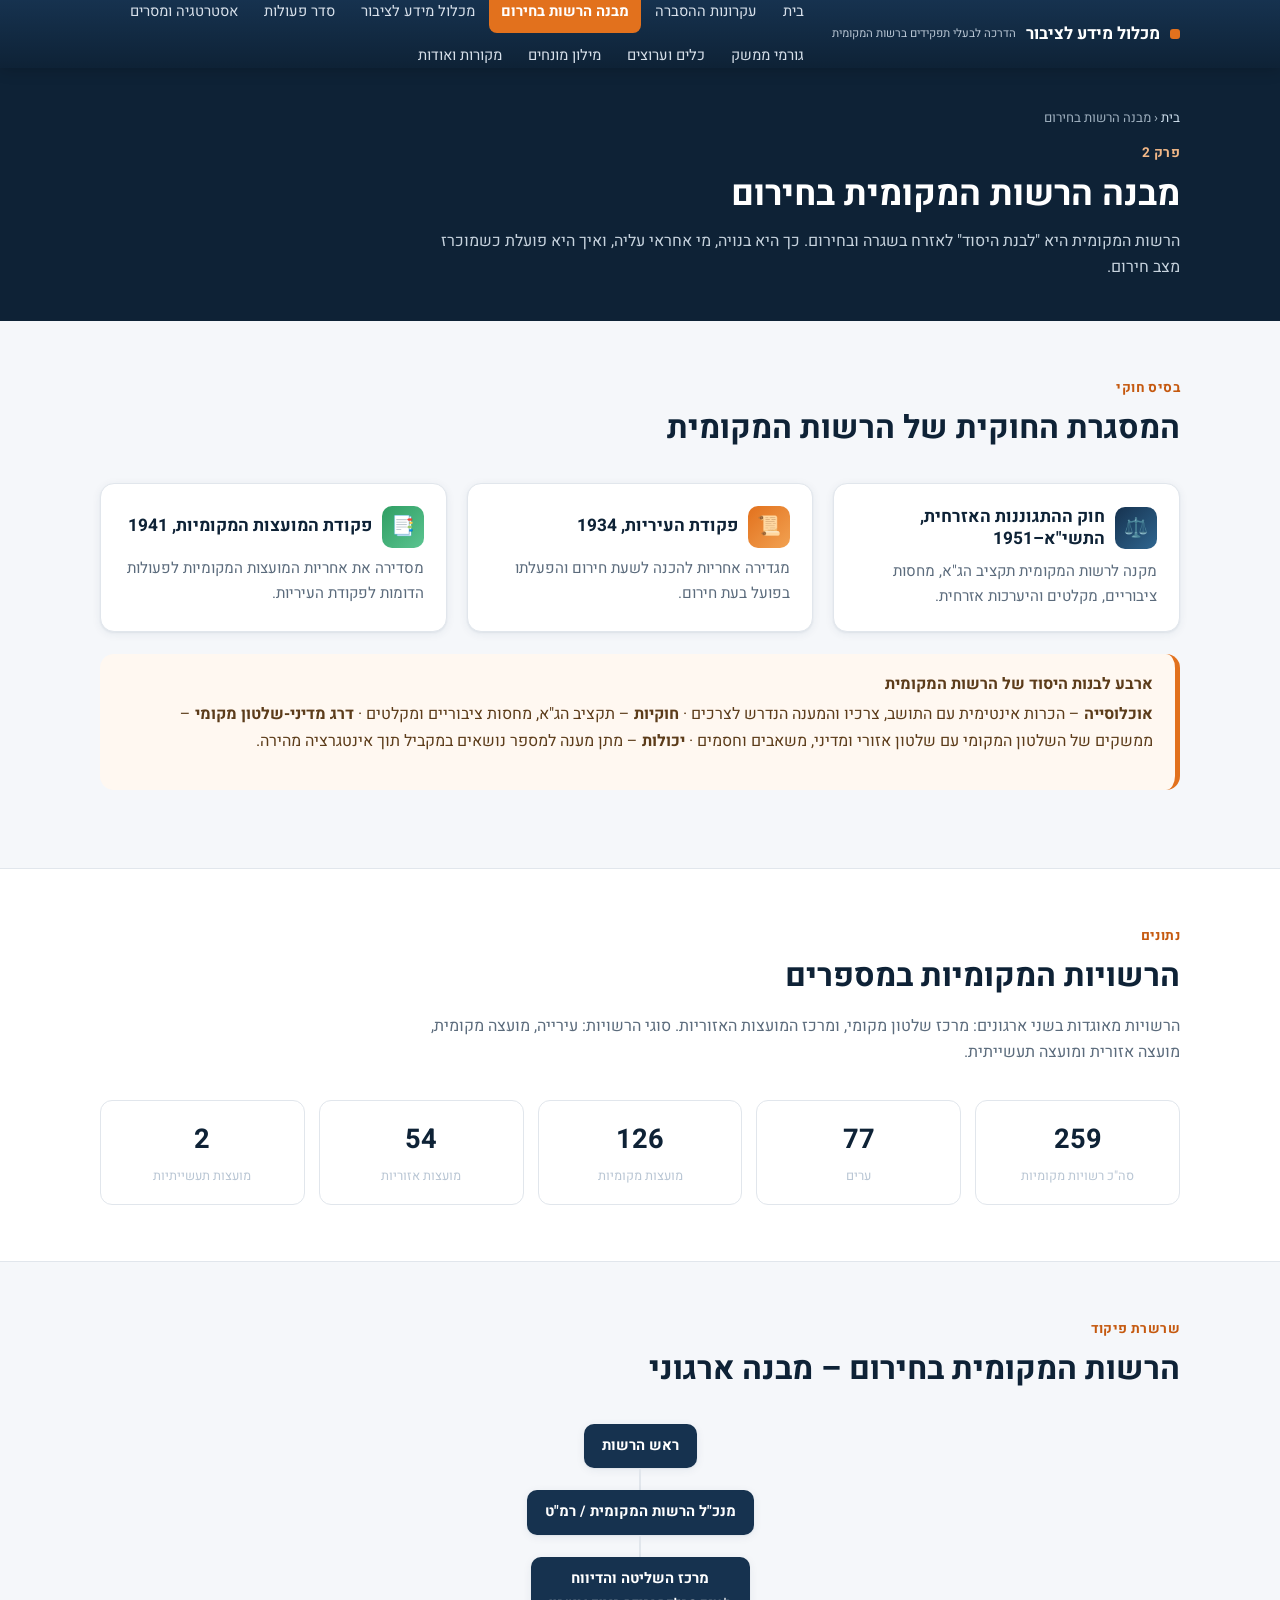
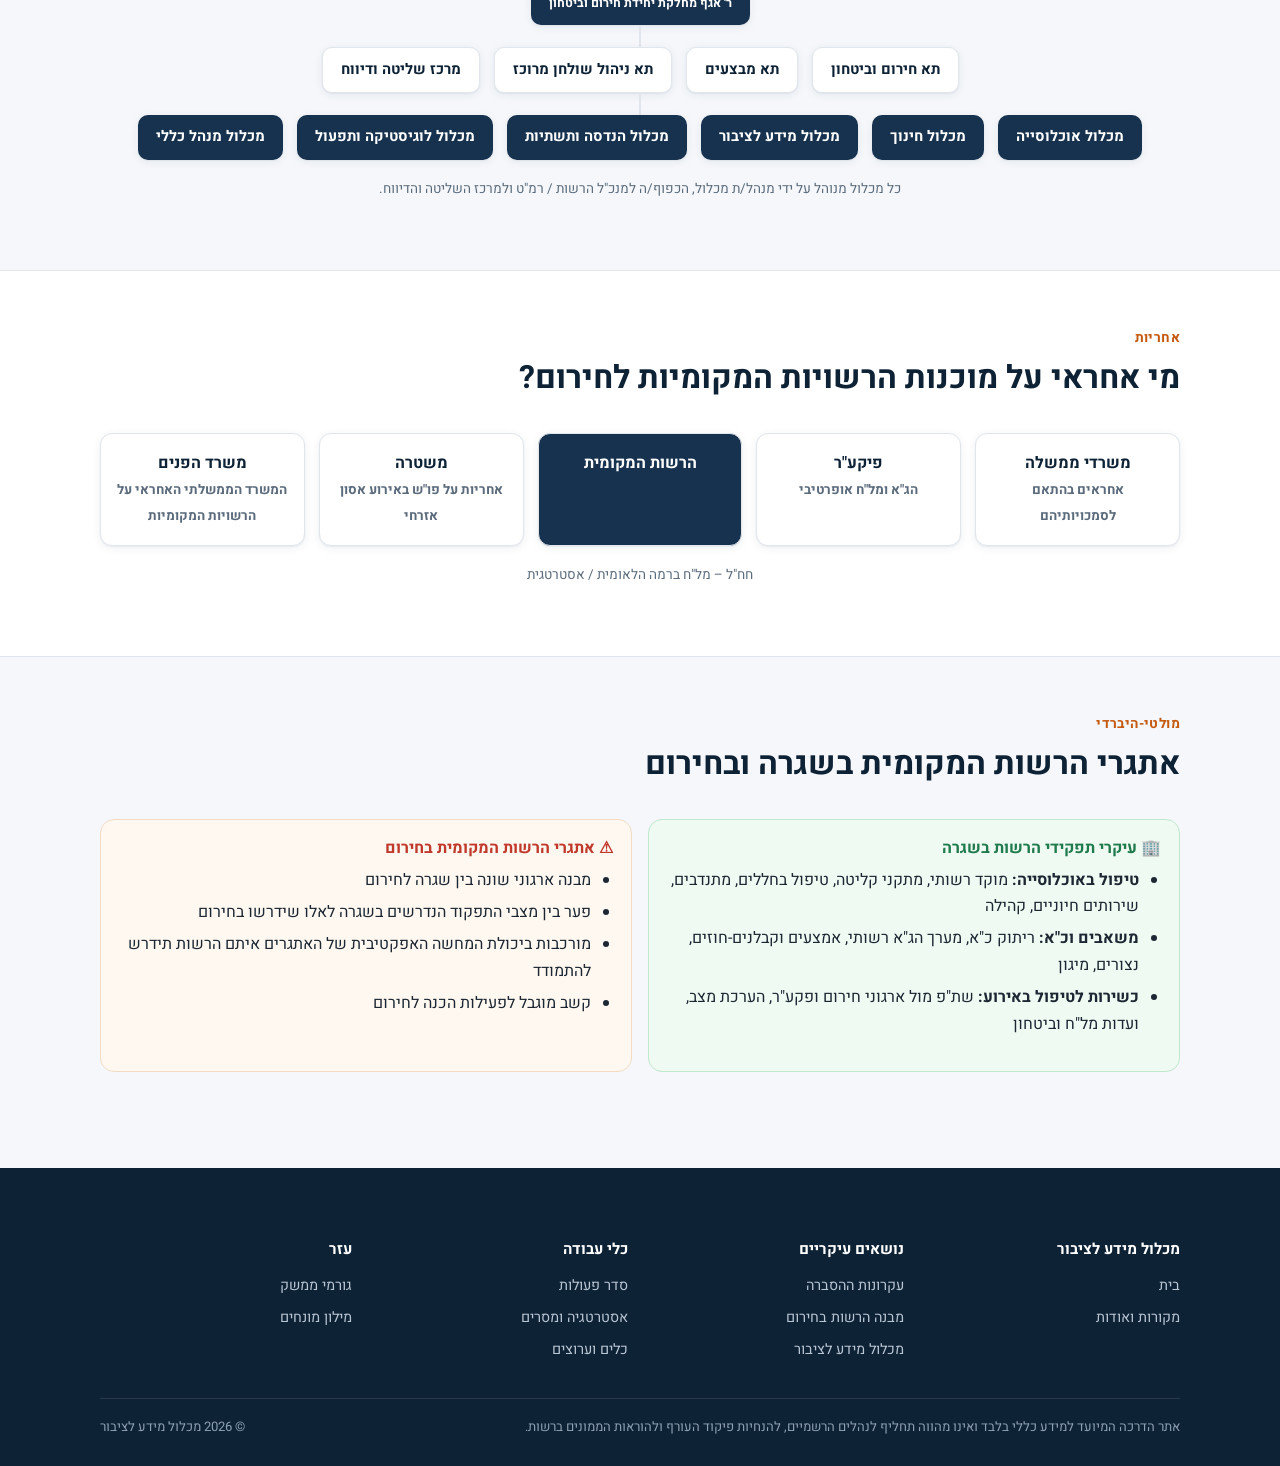
<file: structure.html>
<!DOCTYPE html>
<html lang="he" dir="rtl">
<head>
<meta charset="UTF-8">
<meta name="viewport" content="width=device-width, initial-scale=1.0">
<title>מבנה הרשות המקומית בחירום | מכלול מידע לציבור</title>
<meta name="description" content="הבסיס החוקי, סוגי הרשויות המקומיות, שרשרת הפיקוד והמכלולים הפועלים במטה החירום הרשותי.">
<link rel="preconnect" href="https://fonts.googleapis.com">
<link href="https://fonts.googleapis.com/css2?family=Heebo:wght@400;500;700;800&display=swap" rel="stylesheet">
<link rel="stylesheet" href="css/style.css">
</head>
<body>

<header class="site-header">
  <div class="nav-bar">
    <a class="brand" href="index.html"><span class="dot"></span>מכלול מידע לציבור<small>הדרכה לבעלי תפקידים ברשות המקומית</small></a>
    <button class="nav-toggle" aria-label="פתיחת ניווט"></button>
    <nav class="main-nav">
      <a href="index.html">בית</a>
      <a href="principles.html">עקרונות ההסברה</a>
      <a href="structure.html">מבנה הרשות בחירום</a>
      <a href="info-unit.html">מכלול מידע לציבור</a>
      <a href="procedures.html">סדר פעולות</a>
      <a href="strategy.html">אסטרטגיה ומסרים</a>
      <a href="stakeholders.html">גורמי ממשק</a>
      <a href="tools.html">כלים וערוצים</a>
      <a href="glossary.html">מילון מונחים</a>
      <a href="about.html">מקורות ואודות</a>
    </nav>
  </div>
</header>

<div class="page-head">
  <div class="container">
    <div class="breadcrumb"><a href="index.html">בית</a> ‹ מבנה הרשות בחירום</div>
    <span class="kicker">פרק 2</span>
    <h1>מבנה הרשות המקומית בחירום</h1>
    <p>הרשות המקומית היא "לבנת היסוד" לאזרח בשגרה ובחירום. כך היא בנויה, מי אחראי עליה, ואיך היא פועלת כשמוכרז מצב חירום.</p>
  </div>
</div>

<section>
  <div class="container">
    <div class="section-head">
      <span class="kicker">בסיס חוקי</span>
      <h2>המסגרת החוקית של הרשות המקומית</h2>
    </div>
    <div class="grid grid-3">
      <div class="card">
        <h3><span class="icon">⚖️</span>חוק ההתגוננות האזרחית, התשי"א–1951</h3>
        <p>מקנה לרשות המקומית תקציב הג"א, מחסות ציבוריים, מקלטים והיערכות אזרחית.</p>
      </div>
      <div class="card orange">
        <h3><span class="icon">📜</span>פקודת העיריות, 1934</h3>
        <p>מגדירה אחריות להכנה לשעת חירום והפעלתו בפועל בעת חירום.</p>
      </div>
      <div class="card green">
        <h3><span class="icon">📑</span>פקודת המועצות המקומיות, 1941</h3>
        <p>מסדירה את אחריות המועצות המקומיות לפעולות הדומות לפקודת העיריות.</p>
      </div>
    </div>
    <div class="callout">
      <h4>ארבע לבנות היסוד של הרשות המקומית</h4>
      <p class="mt-0"><b>אוכלוסייה</b> – הכרות אינטימית עם התושב, צרכיו והמענה הנדרש לצרכים ·
      <b>חוקיות</b> – תקציב הג"א, מחסות ציבוריים ומקלטים ·
      <b>דרג מדיני-שלטון מקומי</b> – ממשקים של השלטון המקומי עם שלטון אזורי ומדיני, משאבים וחסמים ·
      <b>יכולות</b> – מתן מענה למספר נושאים במקביל תוך אינטגרציה מהירה.</p>
    </div>
  </div>
</section>

<section class="alt">
  <div class="container">
    <div class="section-head">
      <span class="kicker">נתונים</span>
      <h2>הרשויות המקומיות במספרים</h2>
      <p>הרשויות מאוגדות בשני ארגונים: מרכז שלטון מקומי, ומרכז המועצות האזוריות. סוגי הרשויות: עירייה, מועצה מקומית, מועצה אזורית ומועצה תעשייתית.</p>
    </div>
    <div class="stat-row">
      <div class="stat" style="background:#fff;border:1px solid var(--border)"><b style="color:var(--navy-dark)">259</b><span class="muted">סה"כ רשויות מקומיות</span></div>
      <div class="stat" style="background:#fff;border:1px solid var(--border)"><b style="color:var(--navy-dark)">77</b><span class="muted">ערים</span></div>
      <div class="stat" style="background:#fff;border:1px solid var(--border)"><b style="color:var(--navy-dark)">126</b><span class="muted">מועצות מקומיות</span></div>
      <div class="stat" style="background:#fff;border:1px solid var(--border)"><b style="color:var(--navy-dark)">54</b><span class="muted">מועצות אזוריות</span></div>
      <div class="stat" style="background:#fff;border:1px solid var(--border)"><b style="color:var(--navy-dark)">2</b><span class="muted">מועצות תעשייתיות</span></div>
    </div>
  </div>
</section>

<section>
  <div class="container">
    <div class="section-head">
      <span class="kicker">שרשרת פיקוד</span>
      <h2>הרשות המקומית בחירום – מבנה ארגוני</h2>
    </div>
    <div class="org-chart">
      <div class="org-box">ראש הרשות</div>
      <div class="org-connector"></div>
      <div class="org-box">מנכ"ל הרשות המקומית / רמ"ט</div>
      <div class="org-connector"></div>
      <div class="org-box">מרכז השליטה והדיווח<br><small>ר' אגף מחלקת יחידת חירום וביטחון</small></div>
      <div class="org-connector"></div>
      <div class="org-row">
        <div class="org-box light">תא חירום וביטחון</div>
        <div class="org-box light">תא מבצעים</div>
        <div class="org-box light">תא ניהול שולחן מרוכז</div>
        <div class="org-box light">מרכז שליטה ודיווח</div>
      </div>
      <div class="org-connector"></div>
      <div class="org-row">
        <div class="org-box">מכלול אוכלוסייה</div>
        <div class="org-box">מכלול חינוך</div>
        <div class="org-box">מכלול מידע לציבור</div>
        <div class="org-box">מכלול הנדסה ותשתיות</div>
        <div class="org-box">מכלול לוגיסטיקה ותפעול</div>
        <div class="org-box">מכלול מנהל כללי</div>
      </div>
    </div>
    <p class="small muted center" style="margin-top:18px">כל מכלול מנוהל על ידי מנהל/ת מכלול, הכפוף/ה למנכ"ל הרשות / רמ"ט ולמרכז השליטה והדיווח.</p>
  </div>
</section>

<section class="alt">
  <div class="container">
    <div class="section-head">
      <span class="kicker">אחריות</span>
      <h2>מי אחראי על מוכנות הרשויות המקומיות לחירום?</h2>
    </div>
    <div class="network">
      <div class="node">משרדי ממשלה<br><small class="muted">אחראים בהתאם לסמכויותיהם</small></div>
      <div class="node">פיקע"ר<br><small class="muted">הג"א ומל"ח אופרטיבי</small></div>
      <div class="node center">הרשות המקומית</div>
      <div class="node">משטרה<br><small class="muted">אחריות על פו"ש באירוע אסון אזרחי</small></div>
      <div class="node">משרד הפנים<br><small class="muted">המשרד הממשלתי האחראי על הרשויות המקומיות</small></div>
    </div>
    <p class="small muted center" style="margin-top:18px">חח"ל – מל"ח ברמה הלאומית / אסטרטגית</p>
  </div>
</section>

<section>
  <div class="container">
    <div class="section-head">
      <span class="kicker">מולטי-היברדי</span>
      <h2>אתגרי הרשות המקומית בשגרה ובחירום</h2>
    </div>
    <div class="dodont">
      <div class="do-box">
        <h4>🏢 עיקרי תפקידי הרשות בשגרה</h4>
        <ul>
          <li><b>טיפול באוכלוסייה:</b> מוקד רשותי, מתקני קליטה, טיפול בחללים, מתנדבים, שירותים חיוניים, קהילה</li>
          <li><b>משאבים וכ"א:</b> ריתוק כ"א, מערך הג"א רשותי, אמצעים וקבלנים-חוזים, נצורים, מיגון</li>
          <li><b>כשירות לטיפול באירוע:</b> שת"פ מול ארגוני חירום ופקע"ר, הערכת מצב, ועדות מל"ח וביטחון</li>
        </ul>
      </div>
      <div class="dont-box" style="background:#fff8f1;border-color:#f3dcc3">
        <h4>⚠ אתגרי הרשות המקומית בחירום</h4>
        <ul>
          <li>מבנה ארגוני שונה בין שגרה לחירום</li>
          <li>פער בין מצבי התפקוד הנדרשים בשגרה לאלו שידרשו בחירום</li>
          <li>מורכבות ביכולת המחשה האפקטיבית של האתגרים איתם הרשות תידרש להתמודד</li>
          <li>קשב מוגבל לפעילות הכנה לחירום</li>
        </ul>
      </div>
    </div>
  </div>
</section>

<footer class="site-footer">
  <div class="container">
    <div class="footer-grid">
      <div><h5>מכלול מידע לציבור</h5><a href="index.html">בית</a><a href="about.html">מקורות ואודות</a></div>
      <div><h5>נושאים עיקריים</h5><a href="principles.html">עקרונות ההסברה</a><a href="structure.html">מבנה הרשות בחירום</a><a href="info-unit.html">מכלול מידע לציבור</a></div>
      <div><h5>כלי עבודה</h5><a href="procedures.html">סדר פעולות</a><a href="strategy.html">אסטרטגיה ומסרים</a><a href="tools.html">כלים וערוצים</a></div>
      <div><h5>עזר</h5><a href="stakeholders.html">גורמי ממשק</a><a href="glossary.html">מילון מונחים</a></div>
    </div>
    <div class="footer-bottom">
      <span>אתר הדרכה המיועד למידע כללי בלבד ואינו מהווה תחליף לנהלים הרשמיים, להנחיות פיקוד העורף ולהוראות הממונים ברשות.</span>
      <span>&copy; <span data-year></span> מכלול מידע לציבור</span>
    </div>
  </div>
</footer>

<script src="js/main.js"></script>
</body>
</html>
</file>
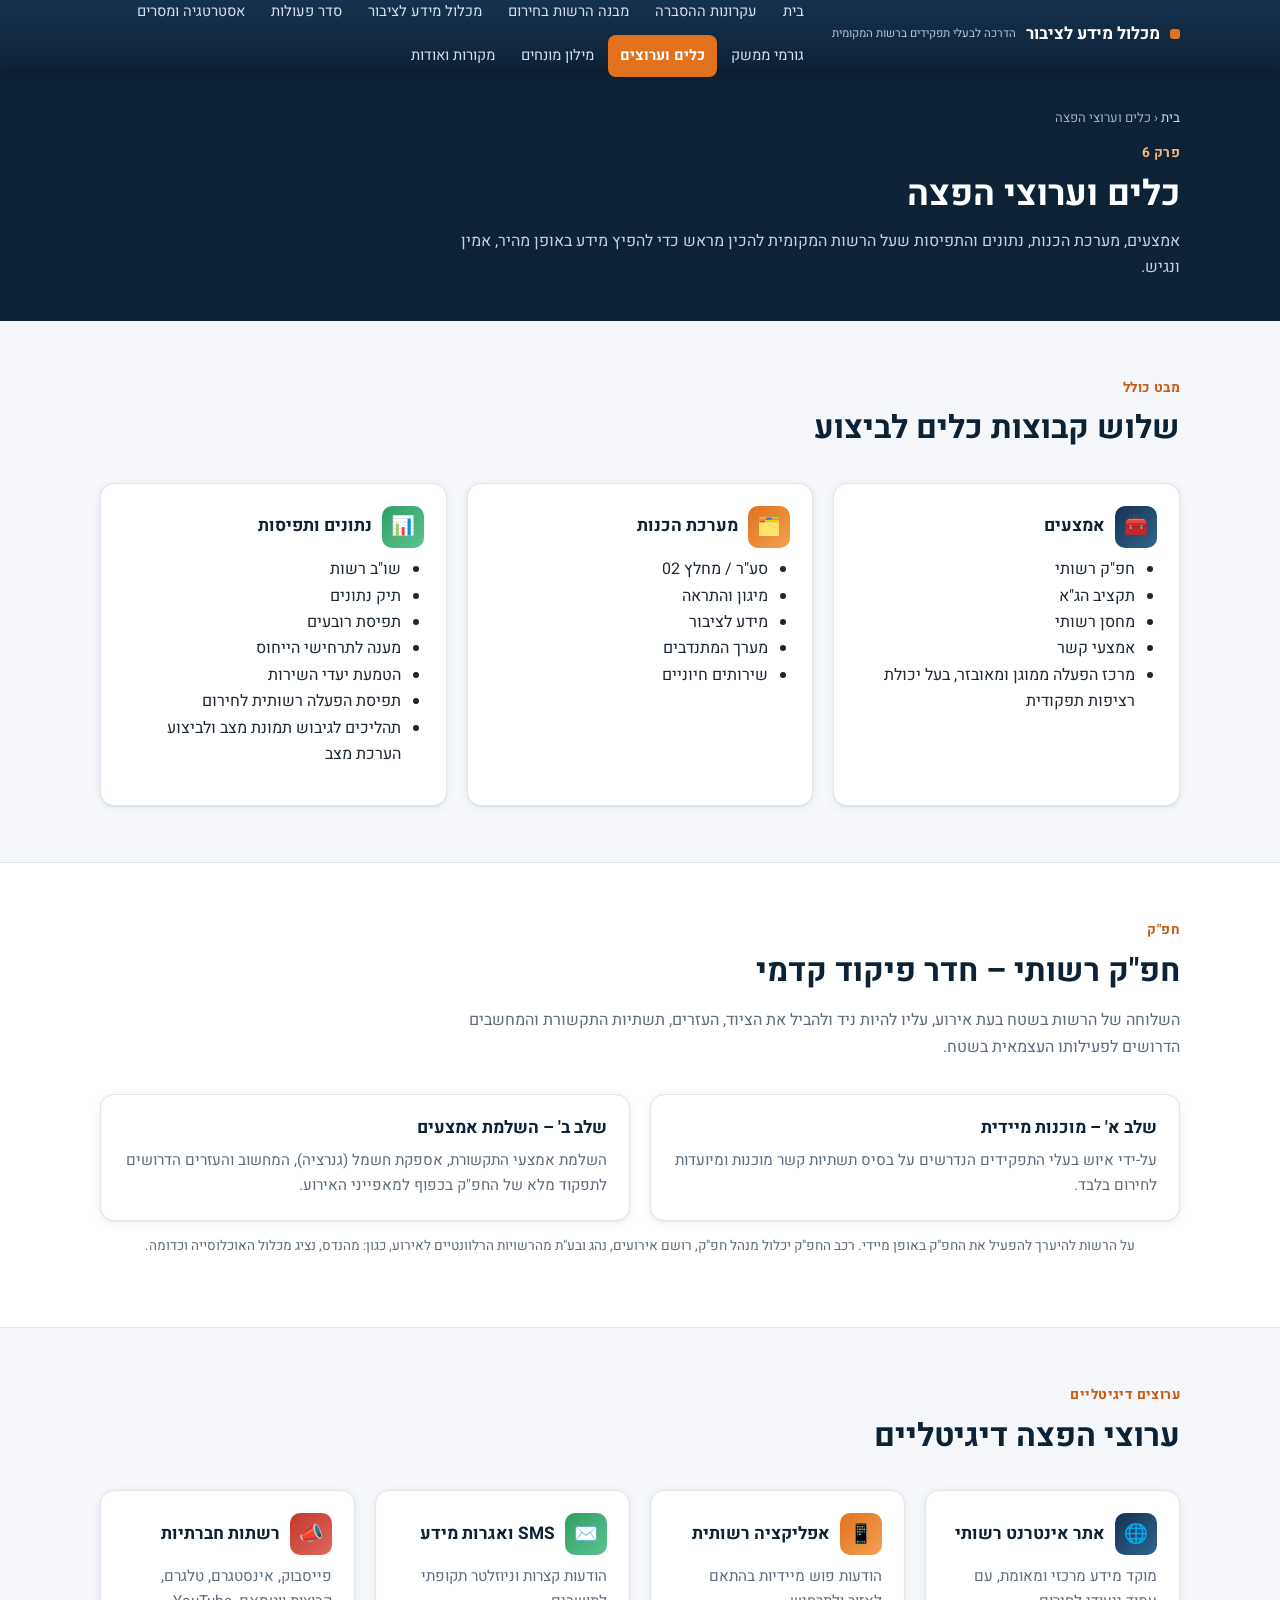
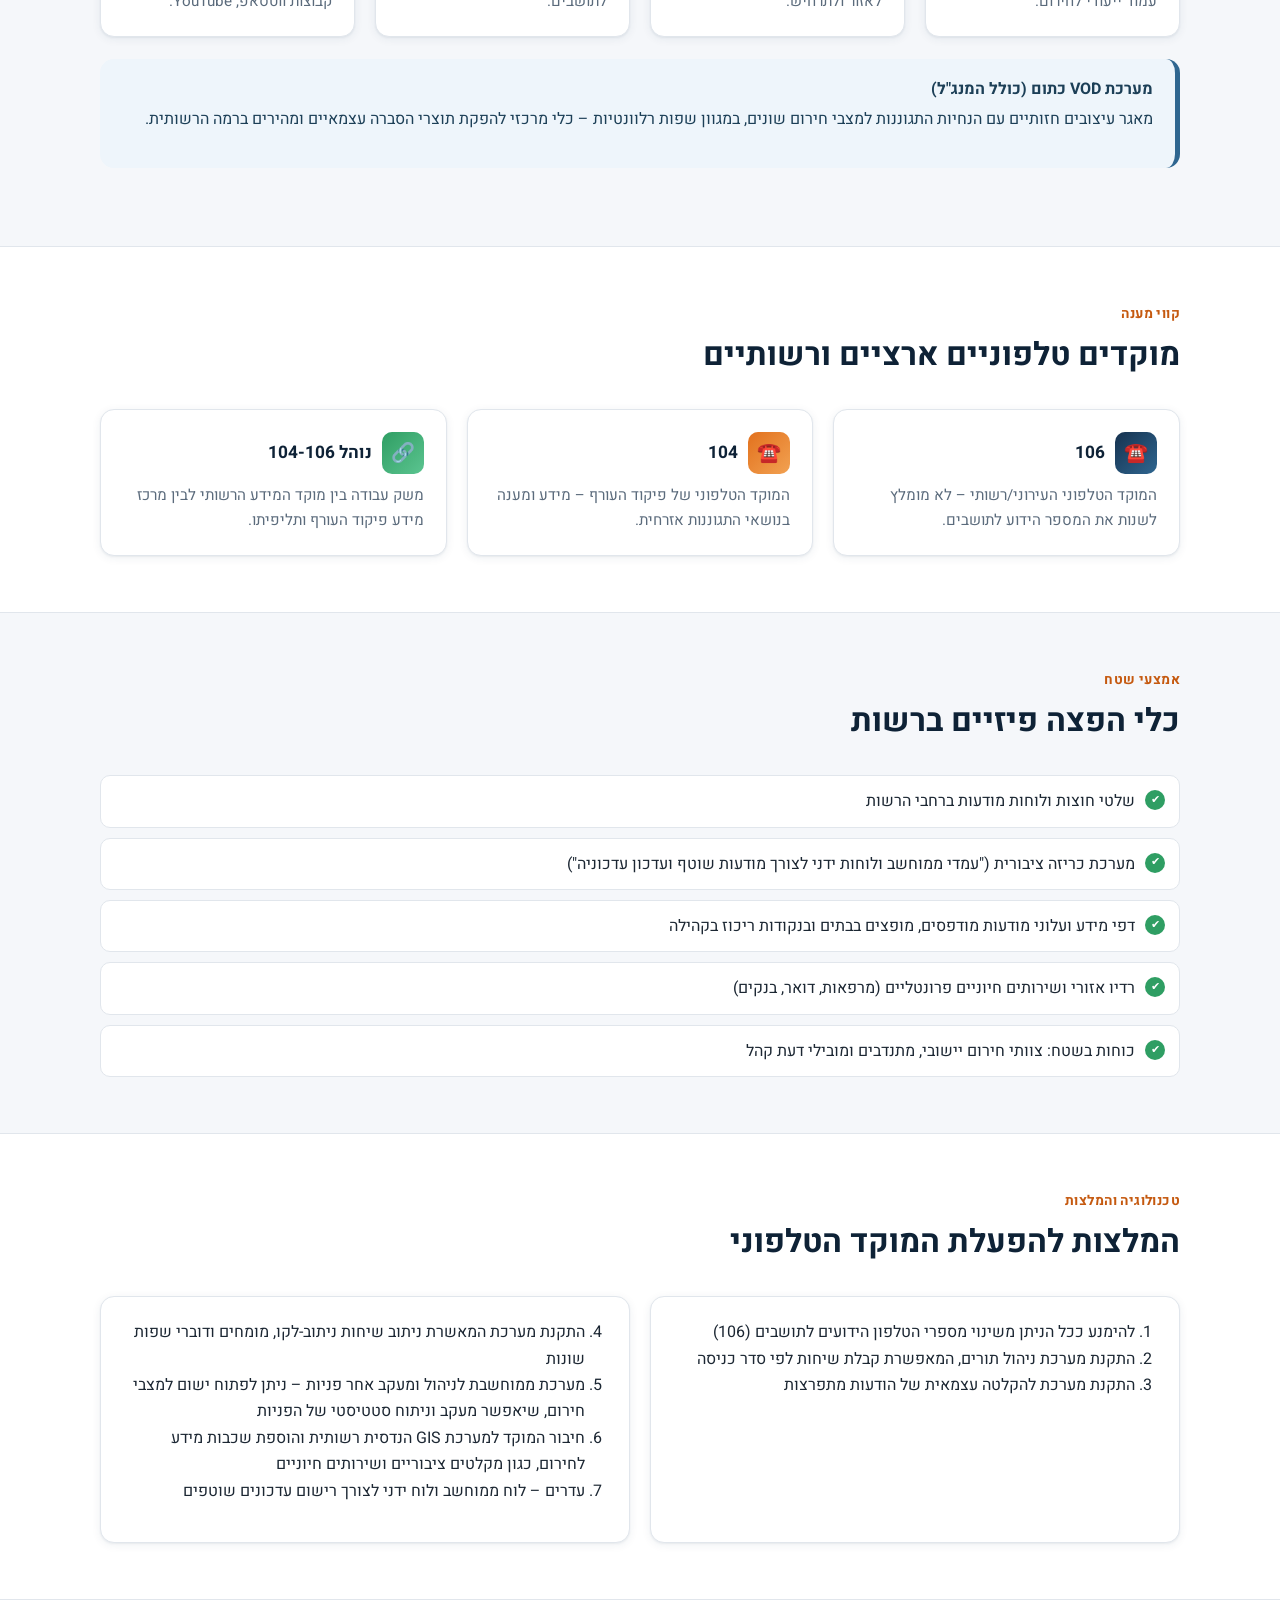
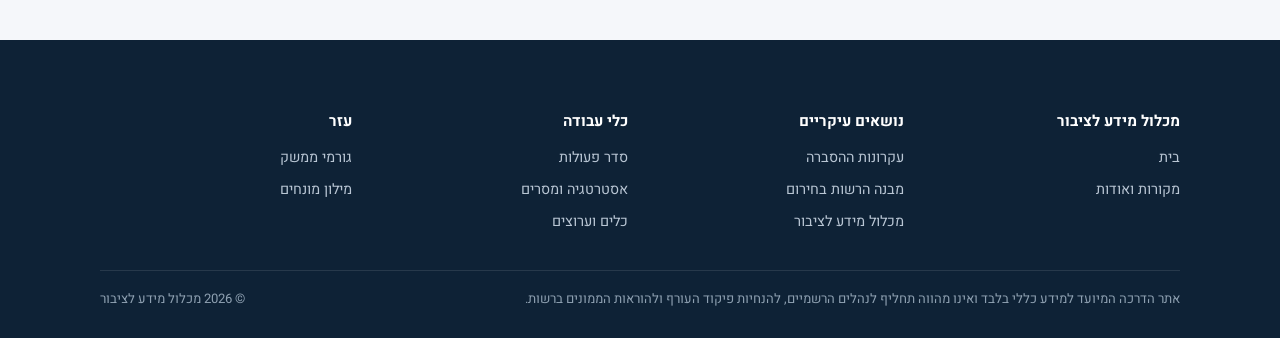
<file: tools.html>
<!DOCTYPE html>
<html lang="he" dir="rtl">
<head>
<meta charset="UTF-8">
<meta name="viewport" content="width=device-width, initial-scale=1.0">
<title>כלים וערוצי הפצה | מכלול מידע לציבור</title>
<meta name="description" content="אתר ואפליקציה רשותיים, SMS, רשתות חברתיות, מוקד 106, פיקוד העורף 104, חפ&quot;ק רשותי וכלי טכנולוגיה נוספים להפצת מידע לציבור.">
<link rel="preconnect" href="https://fonts.googleapis.com">
<link href="https://fonts.googleapis.com/css2?family=Heebo:wght@400;500;700;800&display=swap" rel="stylesheet">
<link rel="stylesheet" href="css/style.css">
</head>
<body>

<header class="site-header">
  <div class="nav-bar">
    <a class="brand" href="index.html"><span class="dot"></span>מכלול מידע לציבור<small>הדרכה לבעלי תפקידים ברשות המקומית</small></a>
    <button class="nav-toggle" aria-label="פתיחת ניווט"></button>
    <nav class="main-nav">
      <a href="index.html">בית</a>
      <a href="principles.html">עקרונות ההסברה</a>
      <a href="structure.html">מבנה הרשות בחירום</a>
      <a href="info-unit.html">מכלול מידע לציבור</a>
      <a href="procedures.html">סדר פעולות</a>
      <a href="strategy.html">אסטרטגיה ומסרים</a>
      <a href="stakeholders.html">גורמי ממשק</a>
      <a href="tools.html">כלים וערוצים</a>
      <a href="glossary.html">מילון מונחים</a>
      <a href="about.html">מקורות ואודות</a>
    </nav>
  </div>
</header>

<div class="page-head">
  <div class="container">
    <div class="breadcrumb"><a href="index.html">בית</a> ‹ כלים וערוצי הפצה</div>
    <span class="kicker">פרק 6</span>
    <h1>כלים וערוצי הפצה</h1>
    <p>אמצעים, מערכת הכנות, נתונים והתפיסות שעל הרשות המקומית להכין מראש כדי להפיץ מידע באופן מהיר, אמין ונגיש.</p>
  </div>
</div>

<section>
  <div class="container">
    <div class="section-head">
      <span class="kicker">מבט כולל</span>
      <h2>שלוש קבוצות כלים לביצוע</h2>
    </div>
    <div class="grid grid-3">
      <div class="card">
        <h3><span class="icon">🧰</span>אמצעים</h3>
        <ul>
          <li>חפ"ק רשותי</li>
          <li>תקציב הג"א</li>
          <li>מחסן רשותי</li>
          <li>אמצעי קשר</li>
          <li>מרכז הפעלה ממוגן ומאובזר, בעל יכולת רציפות תפקודית</li>
        </ul>
      </div>
      <div class="card orange">
        <h3><span class="icon">🗂️</span>מערכת הכנות</h3>
        <ul>
          <li>סע"ר / מחלץ 02</li>
          <li>מיגון והתראה</li>
          <li>מידע לציבור</li>
          <li>מערך המתנדבים</li>
          <li>שירותים חיוניים</li>
        </ul>
      </div>
      <div class="card green">
        <h3><span class="icon">📊</span>נתונים ותפיסות</h3>
        <ul>
          <li>שו"ב רשות</li>
          <li>תיק נתונים</li>
          <li>תפיסת רובעים</li>
          <li>מענה לתרחישי הייחוס</li>
          <li>הטמעת יעדי השירות</li>
          <li>תפיסת הפעלה רשותית לחירום</li>
          <li>תהליכים לגיבוש תמונת מצב ולביצוע הערכת מצב</li>
        </ul>
      </div>
    </div>
  </div>
</section>

<section class="alt">
  <div class="container">
    <div class="section-head">
      <span class="kicker">חפ"ק</span>
      <h2>חפ"ק רשותי – חדר פיקוד קדמי</h2>
      <p>השלוחה של הרשות בשטח בעת אירוע, עליו להיות ניד ולהביל את הציוד, העזרים, תשתיות התקשורת והמחשבים הדרושים לפעילותו העצמאית בשטח.</p>
    </div>
    <div class="grid grid-2">
      <div class="card">
        <h3>שלב א' – מוכנות מיידית</h3>
        <p>על-ידי איוש בעלי התפקידים הנדרשים על בסיס תשתיות קשר מוכנות ומיועדות לחירום בלבד.</p>
      </div>
      <div class="card orange">
        <h3>שלב ב' – השלמת אמצעים</h3>
        <p>השלמת אמצעי התקשורת, אספקת חשמל (גנרציה), המחשוב והעזרים הדרושים לתפקוד מלא של החפ"ק בכפוף למאפייני האירוע.</p>
      </div>
    </div>
    <p class="small muted center" style="margin-top:14px">על הרשות להיערך להפעיל את החפ"ק באופן מיידי. רכב החפ"ק יכלול מנהל חפ"ק, רושם אירועים, נהג ובע"ת מהרשויות הרלוונטיים לאירוע, כגון: מהנדס, נציג מכלול האוכלוסייה וכדומה.</p>
  </div>
</section>

<section>
  <div class="container">
    <div class="section-head">
      <span class="kicker">ערוצים דיגיטליים</span>
      <h2>ערוצי הפצה דיגיטליים</h2>
    </div>
    <div class="grid grid-4">
      <div class="card"><h3><span class="icon">🌐</span>אתר אינטרנט רשותי</h3><p>מוקד מידע מרכזי ומאומת, עם עמוד ייעודי לחירום.</p></div>
      <div class="card orange"><h3><span class="icon">📱</span>אפליקציה רשותית</h3><p>הודעות פוש מיידיות בהתאם לאזור ולתרחיש.</p></div>
      <div class="card green"><h3><span class="icon">✉️</span>SMS ואגרות מידע</h3><p>הודעות קצרות וניוזלטר תקופתי לתושבים.</p></div>
      <div class="card red"><h3><span class="icon">📣</span>רשתות חברתיות</h3><p>פייסבוק, אינסטגרם, טלגרם, קבוצות ווטסאפ, YouTube.</p></div>
    </div>
    <div class="callout blue" style="margin-top:22px">
      <h4>מערכת VOD כתום (כולל המנג"ל)</h4>
      <p class="mt-0">מאגר עיצובים חזותיים עם הנחיות התגוננות למצבי חירום שונים, במגוון שפות רלוונטיות – כלי מרכזי להפקת תוצרי הסברה עצמאיים ומהירים ברמה הרשותית.</p>
    </div>
  </div>
</section>

<section class="alt">
  <div class="container">
    <div class="section-head">
      <span class="kicker">קווי מענה</span>
      <h2>מוקדים טלפוניים ארציים ורשותיים</h2>
    </div>
    <div class="grid grid-3">
      <div class="card"><h3><span class="icon">☎️</span>106</h3><p>המוקד הטלפוני העירוני/רשותי – לא מומלץ לשנות את המספר הידוע לתושבים.</p></div>
      <div class="card orange"><h3><span class="icon">☎️</span>104</h3><p>המוקד הטלפוני של פיקוד העורף – מידע ומענה בנושאי התגוננות אזרחית.</p></div>
      <div class="card green"><h3><span class="icon">🔗</span>נוהל 104-106</h3><p>משק עבודה בין מוקד המידע הרשותי לבין מרכז מידע פיקוד העורף ותליפיתו.</p></div>
    </div>
  </div>
</section>

<section>
  <div class="container">
    <div class="section-head">
      <span class="kicker">אמצעי שטח</span>
      <h2>כלי הפצה פיזיים ברשות</h2>
    </div>
    <ul class="checklist">
      <li>שלטי חוצות ולוחות מודעות ברחבי הרשות</li>
      <li>מערכת כריזה ציבורית ("עמדי ממוחשב ולוחות ידני לצורך מודעות שוטף ועדכון עדכוניה")</li>
      <li>דפי מידע ועלוני מודעות מודפסים, מופצים בבתים ובנקודות ריכוז בקהילה</li>
      <li>רדיו אזורי ושירותים חיוניים פרונטליים (מרפאות, דואר, בנקים)</li>
      <li>כוחות בשטח: צוותי חירום יישובי, מתנדבים ומובילי דעת קהל</li>
    </ul>
  </div>
</section>

<section class="alt">
  <div class="container">
    <div class="section-head">
      <span class="kicker">טכנולוגיה והמלצות</span>
      <h2>המלצות להפעלת המוקד הטלפוני</h2>
    </div>
    <div class="grid grid-2">
      <div class="card">
        <ol>
          <li>להימנע ככל הניתן משינוי מספרי הטלפון הידועים לתושבים (106)</li>
          <li>התקנת מערכת ניהול תורים, המאפשרת קבלת שיחות לפי סדר כניסה</li>
          <li>התקנת מערכת להקלטה עצמאית של הודעות מתפרצות</li>
        </ol>
      </div>
      <div class="card orange">
        <ol start="4">
          <li>התקנת מערכת המאשרת ניתוב שיחות ניתוב-לקו, מומחים ודוברי שפות שונות</li>
          <li>מערכת ממוחשבת לניהול ומעקב אחר פניות – ניתן לפתוח ישום למצבי חירום, שיאפשר מעקב וניתוח סטטיסטי של הפניות</li>
          <li>חיבור המוקד למערכת GIS הנדסית רשותית והוספת שכבות מידע לחירום, כגון מקלטים ציבוריים ושירותים חיוניים</li>
          <li>עדרים – לוח ממוחשב ולוח ידני לצורך רישום עדכונים שוטפים</li>
        </ol>
      </div>
    </div>
  </div>
</section>

<footer class="site-footer">
  <div class="container">
    <div class="footer-grid">
      <div><h5>מכלול מידע לציבור</h5><a href="index.html">בית</a><a href="about.html">מקורות ואודות</a></div>
      <div><h5>נושאים עיקריים</h5><a href="principles.html">עקרונות ההסברה</a><a href="structure.html">מבנה הרשות בחירום</a><a href="info-unit.html">מכלול מידע לציבור</a></div>
      <div><h5>כלי עבודה</h5><a href="procedures.html">סדר פעולות</a><a href="strategy.html">אסטרטגיה ומסרים</a><a href="tools.html">כלים וערוצים</a></div>
      <div><h5>עזר</h5><a href="stakeholders.html">גורמי ממשק</a><a href="glossary.html">מילון מונחים</a></div>
    </div>
    <div class="footer-bottom">
      <span>אתר הדרכה המיועד למידע כללי בלבד ואינו מהווה תחליף לנהלים הרשמיים, להנחיות פיקוד העורף ולהוראות הממונים ברשות.</span>
      <span>&copy; <span data-year></span> מכלול מידע לציבור</span>
    </div>
  </div>
</footer>

<script src="js/main.js"></script>
</body>
</html>
</file>
<file: css/style.css>
/* מכלול מידע לציבור – אתר הדרכה | עיצוב מערכת */
:root{
  --navy:#16324f;
  --navy-dark:#0e2236;
  --blue:#2f6690;
  --orange:#e2711d;
  --orange-dark:#c5590f;
  --green:#2f9e63;
  --red:#c0392b;
  --bg:#f5f7fa;
  --surface:#ffffff;
  --border:#e1e6ec;
  --text:#1c2733;
  --text-muted:#5b6b7c;
  --radius:14px;
  --shadow:0 2px 10px rgba(22,50,79,.07), 0 1px 2px rgba(22,50,79,.06);
  --shadow-lg:0 10px 30px rgba(22,50,79,.12);
  --maxw:1120px;
}

*,*::before,*::after{box-sizing:border-box}
html{scroll-behavior:smooth}
body{
  margin:0;
  font-family:"Heebo","Segoe UI",Arial,sans-serif;
  background:var(--bg);
  color:var(--text);
  direction:rtl;
  line-height:1.65;
  -webkit-font-smoothing:antialiased;
}
img{max-width:100%;display:block}
a{color:inherit}
h1,h2,h3,h4{line-height:1.3;margin:0 0 .5em}
p{margin:0 0 1em}
ul,ol{margin:0 0 1em;padding-inline-start:1.4em}
.container{max-width:var(--maxw);margin:0 auto;padding:0 20px}

/* ---------- Header / Nav ---------- */
.site-header{
  background:linear-gradient(180deg,var(--navy) 0%, var(--navy-dark) 100%);
  color:#fff;
  position:sticky;
  top:0;
  z-index:50;
  box-shadow:0 2px 14px rgba(0,0,0,.18);
}
.nav-bar{
  max-width:var(--maxw);
  margin:0 auto;
  padding:0 20px;
  display:flex;
  align-items:center;
  justify-content:space-between;
  height:68px;
  gap:16px;
}
.brand{display:flex;align-items:center;gap:10px;font-weight:700;font-size:1.05rem;text-decoration:none;color:#fff;white-space:nowrap}
.brand .dot{width:10px;height:10px;border-radius:3px;background:var(--orange);display:inline-block;flex:none}
.brand small{display:block;font-weight:400;font-size:.72rem;color:#b9c6d4}

.nav-toggle{
  display:none;
  background:none;border:none;color:#fff;cursor:pointer;
  width:42px;height:42px;border-radius:8px;
  align-items:center;justify-content:center;
}
.nav-toggle span, .nav-toggle::before, .nav-toggle::after{content:"";display:block;width:22px;height:2px;background:#fff;position:relative;transition:.2s}
.nav-toggle::before{position:absolute;transform:translateY(-7px)}
.nav-toggle::after{position:absolute;transform:translateY(7px)}

.main-nav{display:flex;flex-wrap:wrap;gap:2px}
.main-nav a{
  display:inline-flex;align-items:center;
  padding:9px 12px;
  border-radius:8px;
  font-size:.92rem;
  text-decoration:none;
  color:#d7e0ea;
  transition:background .15s,color .15s;
  white-space:nowrap;
}
.main-nav a:hover{background:rgba(255,255,255,.08);color:#fff}
.main-nav a.active{background:var(--orange);color:#fff;font-weight:700}

/* ---------- Hero ---------- */
.hero{
  background:
    radial-gradient(1200px 500px at 20% -10%, rgba(226,113,29,.18), transparent 60%),
    linear-gradient(135deg,var(--navy) 0%, var(--navy-dark) 100%);
  color:#fff;
  padding:64px 0 76px;
}
.hero .container{display:grid;gap:30px}
.eyebrow{
  display:inline-flex;align-items:center;gap:8px;
  background:rgba(255,255,255,.1);
  border:1px solid rgba(255,255,255,.2);
  padding:6px 14px;border-radius:999px;font-size:.82rem;color:#f0d9c2;margin-bottom:18px;
}
.hero h1{font-size:clamp(1.8rem,4vw,2.7rem);max-width:820px}
.hero p.lead{font-size:1.1rem;color:#cfdae6;max-width:720px}
.hero-actions{display:flex;flex-wrap:wrap;gap:12px;margin-top:10px}

.btn{
  display:inline-flex;align-items:center;gap:8px;
  padding:12px 20px;border-radius:10px;font-weight:700;font-size:.95rem;
  text-decoration:none;border:1px solid transparent;cursor:pointer;
  transition:transform .12s, box-shadow .12s, background .15s;
}
.btn:hover{transform:translateY(-1px)}
.btn-primary{background:var(--orange);color:#fff;box-shadow:0 6px 18px rgba(226,113,29,.35)}
.btn-primary:hover{background:var(--orange-dark)}
.btn-ghost{background:rgba(255,255,255,.08);color:#fff;border-color:rgba(255,255,255,.3)}
.btn-ghost:hover{background:rgba(255,255,255,.16)}
.btn-outline{background:transparent;color:var(--navy);border-color:var(--border)}
.btn-outline:hover{background:#eef2f6}

.stat-row{display:grid;grid-template-columns:repeat(auto-fit,minmax(120px,1fr));gap:14px;margin-top:10px}
.stat{
  background:rgba(255,255,255,.06);border:1px solid rgba(255,255,255,.14);
  border-radius:12px;padding:16px;text-align:center;
}
.stat b{display:block;font-size:1.7rem;color:#fff}
.stat span{font-size:.8rem;color:#b9c6d4}

/* ---------- Sections ---------- */
section{padding:56px 0}
section.alt{background:var(--surface);border-top:1px solid var(--border);border-bottom:1px solid var(--border)}
.section-head{max-width:760px;margin-bottom:34px}
.kicker{color:var(--orange-dark);font-weight:700;font-size:.85rem;letter-spacing:.03em;text-transform:uppercase;display:block;margin-bottom:8px}
.section-head h2{font-size:clamp(1.4rem,3vw,2rem);color:var(--navy-dark)}
.section-head p{color:var(--text-muted)}

/* ---------- Cards / grid ---------- */
.grid{display:grid;gap:20px}
.grid-2{grid-template-columns:repeat(auto-fit,minmax(300px,1fr))}
.grid-3{grid-template-columns:repeat(auto-fit,minmax(240px,1fr))}
.grid-4{grid-template-columns:repeat(auto-fit,minmax(200px,1fr))}

.card{
  background:var(--surface);
  border:1px solid var(--border);
  border-radius:var(--radius);
  padding:22px;
  box-shadow:var(--shadow);
  transition:transform .15s, box-shadow .15s;
}
.card:hover{transform:translateY(-3px);box-shadow:var(--shadow-lg)}
.card h3{color:var(--navy-dark);font-size:1.08rem;display:flex;align-items:center;gap:10px}
.card p{color:var(--text-muted);font-size:.95rem;margin-bottom:0}
.card .icon{
  width:42px;height:42px;border-radius:10px;
  display:flex;align-items:center;justify-content:center;
  background:linear-gradient(135deg,var(--navy),var(--blue));color:#fff;flex:none;font-size:1.2rem;
}
.card.orange .icon{background:linear-gradient(135deg,var(--orange),#f2a252)}
.card.green .icon{background:linear-gradient(135deg,var(--green),#5bc490)}
.card.red .icon{background:linear-gradient(135deg,var(--red),#e0685c)}

a.card{text-decoration:none;display:block}
a.card .go{color:var(--orange-dark);font-weight:700;font-size:.85rem;margin-top:10px;display:inline-block}

/* nav/section quick links on home */
.nav-cards a.card h3{justify-content:space-between}

/* ---------- Pills / badges ---------- */
.pill{
  display:inline-block;padding:4px 12px;border-radius:999px;
  background:#eef2f6;color:var(--navy);font-size:.8rem;font-weight:700;
}
.pill.orange{background:#fdecdc;color:var(--orange-dark)}
.pill.green{background:#e4f6ec;color:#1f7a4d}
.pill.red{background:#fbe6e3;color:var(--red)}
.pill.blue{background:#e6eef7;color:var(--blue)}

/* ---------- Tables ---------- */
.table-wrap{overflow-x:auto;border:1px solid var(--border);border-radius:var(--radius);background:var(--surface)}
table{border-collapse:collapse;width:100%;font-size:.93rem}
th,td{padding:12px 14px;text-align:right;border-bottom:1px solid var(--border);vertical-align:top}
thead th{background:var(--navy);color:#fff;font-weight:700;position:sticky;top:0}
tbody tr:hover{background:#f7f9fb}
tbody tr:last-child td{border-bottom:none}

/* ---------- Timeline ---------- */
.timeline{position:relative;padding-inline-start:0;margin:0;list-style:none;padding:0}
.timeline li{
  position:relative;padding-inline-end:34px;padding-bottom:28px;
  border-inline-end:2px solid var(--border);
  margin-inline-end:10px;
}
.timeline li:last-child{border-inline-end:2px solid transparent;padding-bottom:0}
.timeline li::before{
  content:"";position:absolute;inline-size:14px;block-size:14px;border-radius:50%;
  background:var(--orange);inset-inline-end:-8px;top:2px;border:3px solid var(--surface);
  box-shadow:0 0 0 2px var(--orange);
}
.timeline h4{margin-bottom:4px;color:var(--navy-dark)}
.timeline .time{color:var(--orange-dark);font-weight:700;font-size:.85rem;display:block;margin-bottom:4px}

/* ---------- Org chart (simple box/connector) ---------- */
.org-chart{display:flex;flex-direction:column;align-items:center;gap:0}
.org-box{
  background:var(--navy);color:#fff;border-radius:10px;padding:10px 18px;
  font-weight:700;font-size:.92rem;text-align:center;box-shadow:var(--shadow);
}
.org-box.light{background:var(--surface);color:var(--navy-dark);border:1px solid var(--border)}
.org-connector{width:2px;height:22px;background:var(--border)}
.org-row{display:flex;flex-wrap:wrap;justify-content:center;gap:14px;margin-top:0}
.org-level{display:flex;flex-direction:column;align-items:center;margin-bottom:0}

/* ---------- Diagram network (stakeholders) ---------- */
.network{display:grid;grid-template-columns:repeat(auto-fit,minmax(160px,1fr));gap:14px}
.network .node{
  background:var(--surface);border:1px solid var(--border);border-radius:12px;
  padding:16px;text-align:center;font-weight:700;color:var(--navy-dark);box-shadow:var(--shadow);
}
.network .node.center{background:var(--navy);color:#fff}

/* ---------- Accordion (glossary) ---------- */
.accordion-item{border:1px solid var(--border);border-radius:12px;background:var(--surface);margin-bottom:10px;overflow:hidden}
.accordion-item summary{
  cursor:pointer;padding:16px 18px;font-weight:700;color:var(--navy-dark);
  list-style:none;display:flex;align-items:center;justify-content:space-between;gap:10px;
}
.accordion-item summary::-webkit-details-marker{display:none}
.accordion-item summary::after{content:"+";font-size:1.3rem;color:var(--orange-dark);flex:none}
.accordion-item[open] summary::after{content:"–"}
.accordion-item .body{padding:0 18px 16px;color:var(--text-muted)}

/* ---------- Checklist ---------- */
.checklist{list-style:none;padding:0;margin:0;display:grid;gap:10px}
.checklist li{
  display:flex;gap:10px;align-items:flex-start;
  background:var(--surface);border:1px solid var(--border);border-radius:10px;padding:12px 14px;
}
.checklist li::before{content:"✔";color:#fff;background:var(--green);border-radius:50%;width:20px;height:20px;flex:none;display:flex;align-items:center;justify-content:center;font-size:.7rem;margin-top:2px}

/* ---------- Dos / Donts ---------- */
.dodont{display:grid;grid-template-columns:1fr 1fr;gap:16px}
@media(max-width:620px){.dodont{grid-template-columns:1fr}}
.do-box,.dont-box{border-radius:var(--radius);padding:18px;border:1px solid var(--border)}
.do-box{background:#eefaf2;border-color:#bfe8cd}
.dont-box{background:#fdeeec;border-color:#f3c3bb}
.do-box h4{color:#1f7a4d}
.dont-box h4{color:var(--red)}
.do-box ul li, .dont-box ul li{margin-bottom:6px}

/* ---------- Callout ---------- */
.callout{
  border-radius:var(--radius);padding:20px 22px;border-inline-start:5px solid var(--orange);
  background:#fff8f1;color:#5c3c1a;margin:22px 0;
}
.callout.blue{border-color:var(--blue);background:#eef5fb;color:#1c3f57}
.callout h4{margin-bottom:6px}

/* ---------- Breadcrumb / page header ---------- */
.page-head{background:var(--navy-dark);color:#fff;padding:40px 0}
.page-head .kicker{color:#f2b887}
.page-head h1{font-size:clamp(1.6rem,3.4vw,2.2rem);margin-bottom:10px}
.page-head p{color:#c7d3de;max-width:760px;margin-bottom:0}
.breadcrumb{font-size:.82rem;color:#9fb0bf;margin-bottom:12px}
.breadcrumb a{color:#cfe0ee;text-decoration:none}

/* ---------- Footer ---------- */
.site-footer{background:var(--navy-dark);color:#b9c6d4;padding:44px 0 28px;margin-top:40px}
.footer-grid{display:grid;grid-template-columns:repeat(auto-fit,minmax(200px,1fr));gap:24px}
.footer-grid h5{color:#fff;margin-bottom:12px;font-size:.95rem}
.footer-grid a{color:#b9c6d4;text-decoration:none;display:block;margin-bottom:8px;font-size:.9rem}
.footer-grid a:hover{color:#fff}
.footer-bottom{border-top:1px solid rgba(255,255,255,.1);margin-top:28px;padding-top:18px;font-size:.82rem;color:#8ea0b1;display:flex;flex-wrap:wrap;gap:10px;justify-content:space-between}

/* ---------- Utility ---------- */
.muted{color:var(--text-muted)}
.center{text-align:center}
.mt-0{margin-top:0}
.small{font-size:.85rem}
.flex{display:flex;gap:10px;flex-wrap:wrap;align-items:center}
.two-col{display:grid;grid-template-columns:1.1fr .9fr;gap:30px;align-items:start}
@media(max-width:820px){.two-col{grid-template-columns:1fr}}

/* ---------- Responsive nav ---------- */
@media(max-width:900px){
  .nav-toggle{display:flex}
  .main-nav{
    position:absolute;inset-inline:0;top:68px;
    background:var(--navy-dark);
    flex-direction:column;
    padding:10px;
    display:none;
    border-top:1px solid rgba(255,255,255,.08);
  }
  .main-nav.open{display:flex}
  .main-nav a{width:100%}
}

/* print */
@media print{
  .site-header,.site-footer,.hero-actions,.nav-toggle{display:none}
}
</file>
